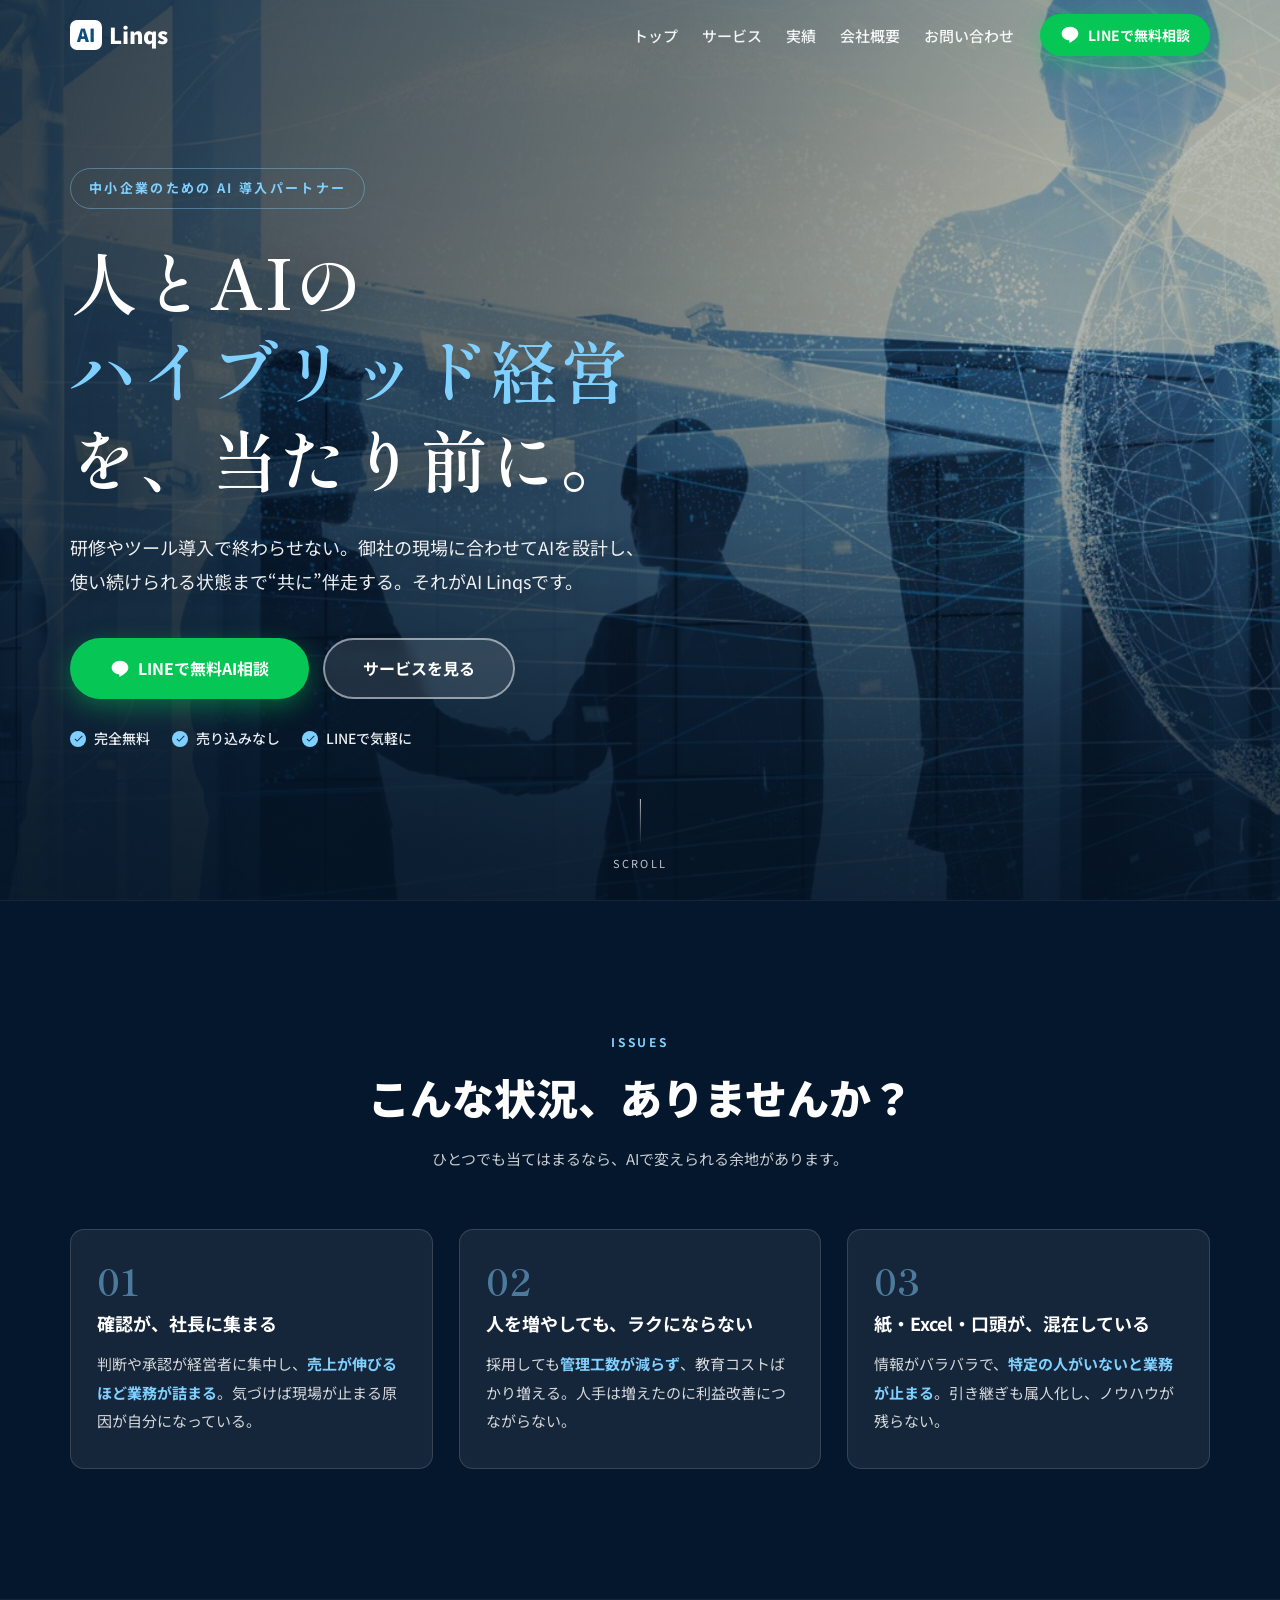
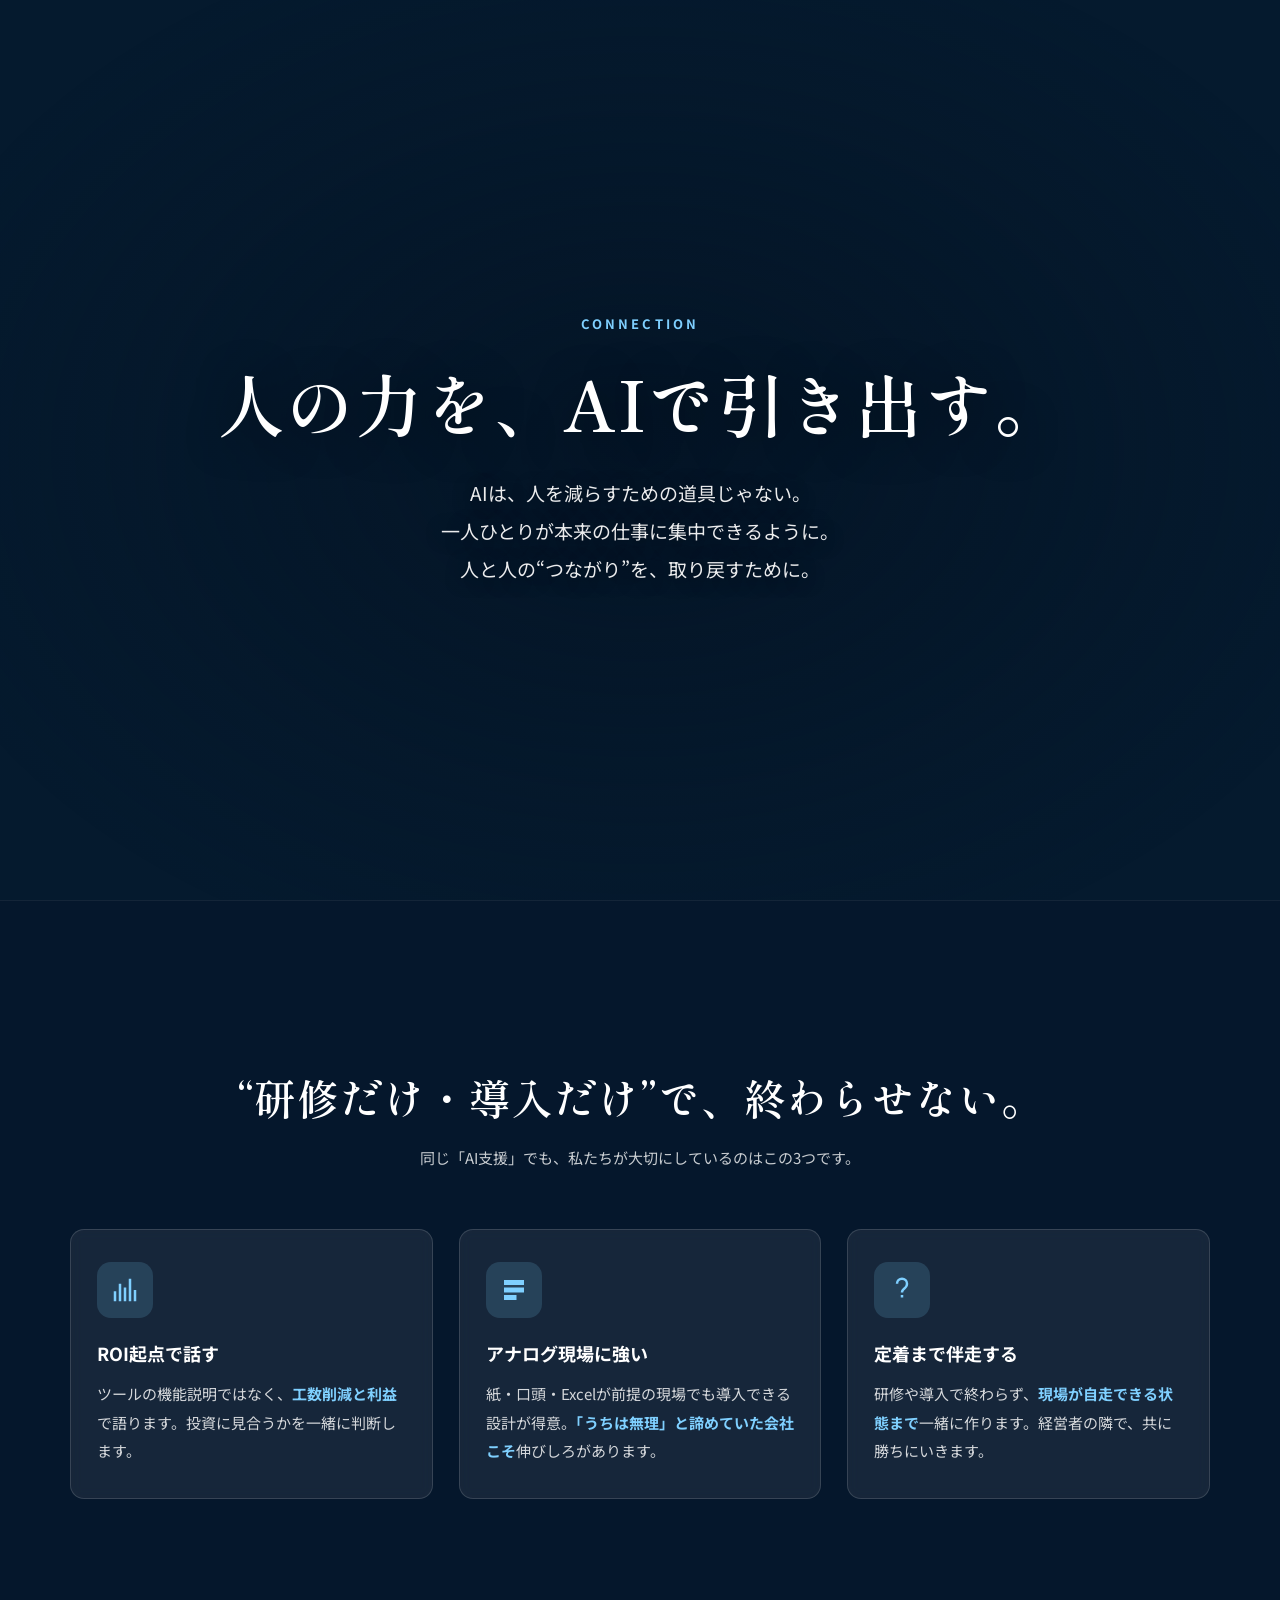
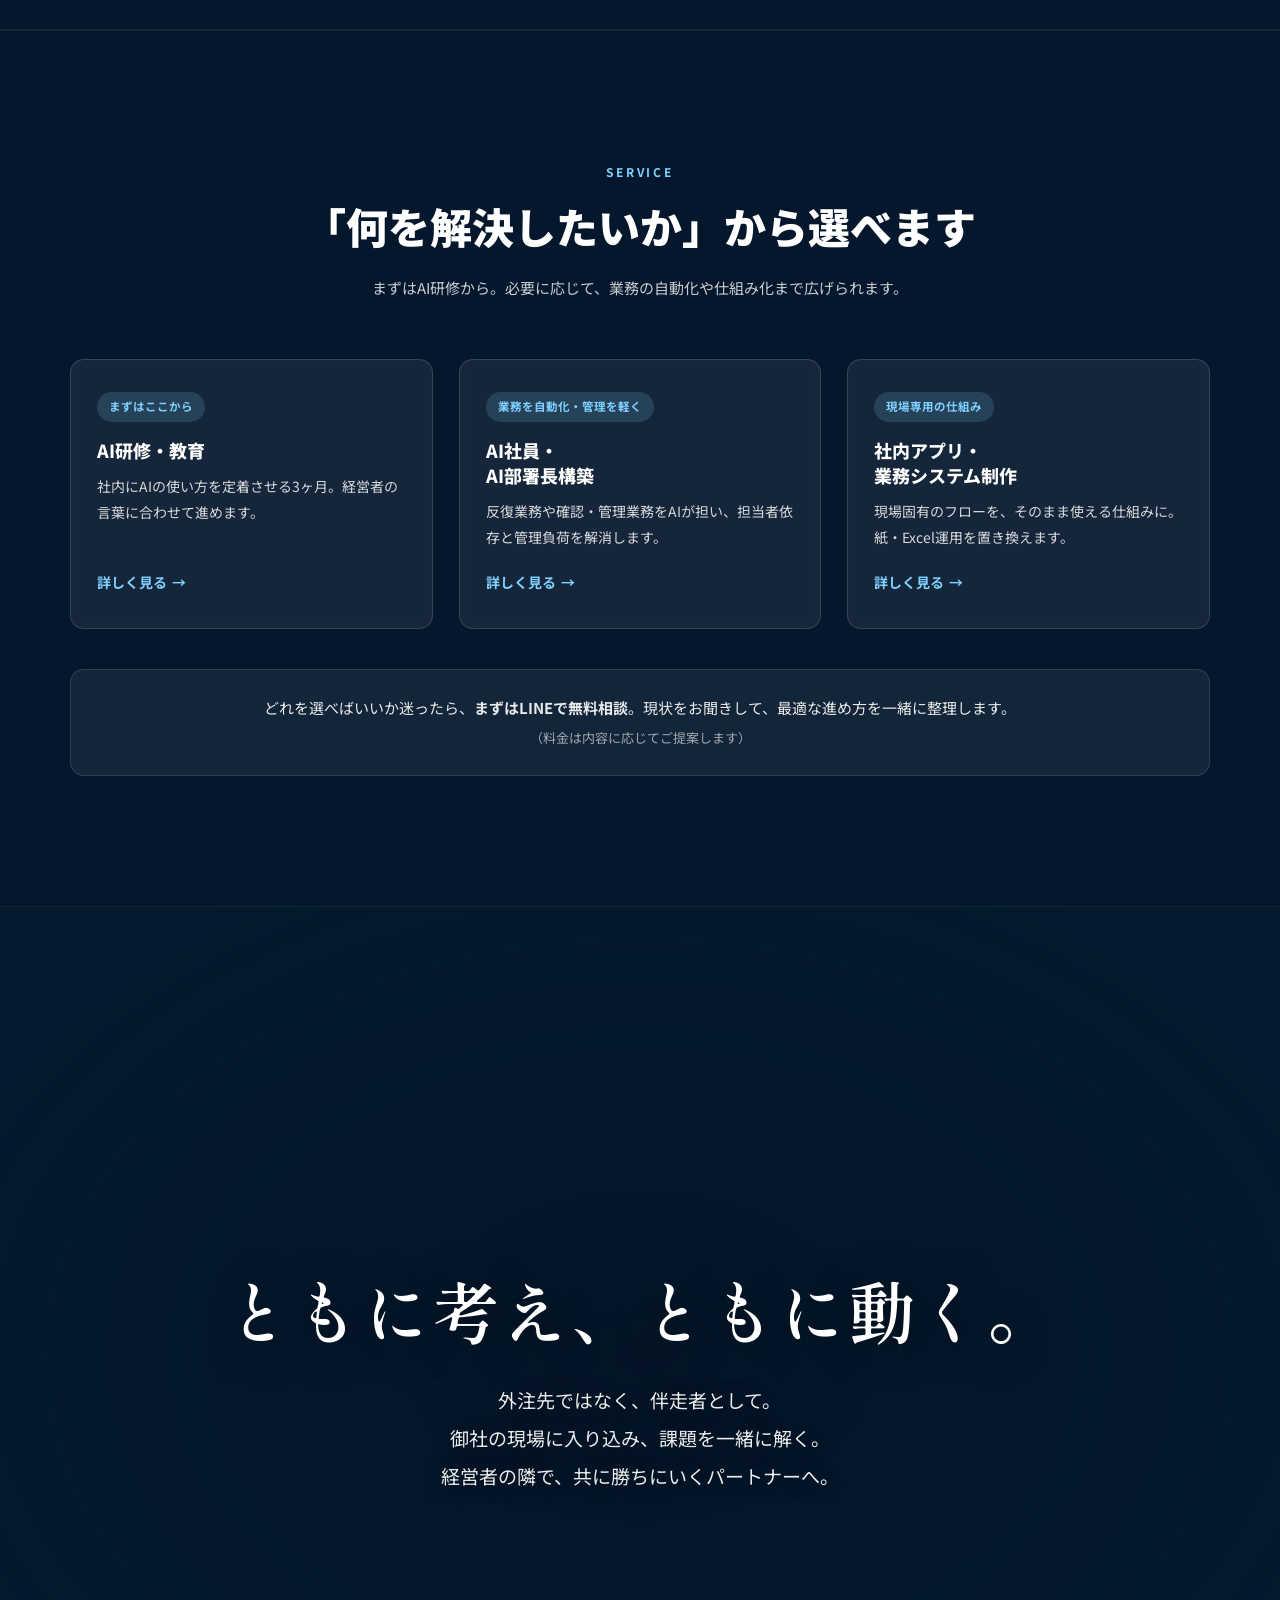
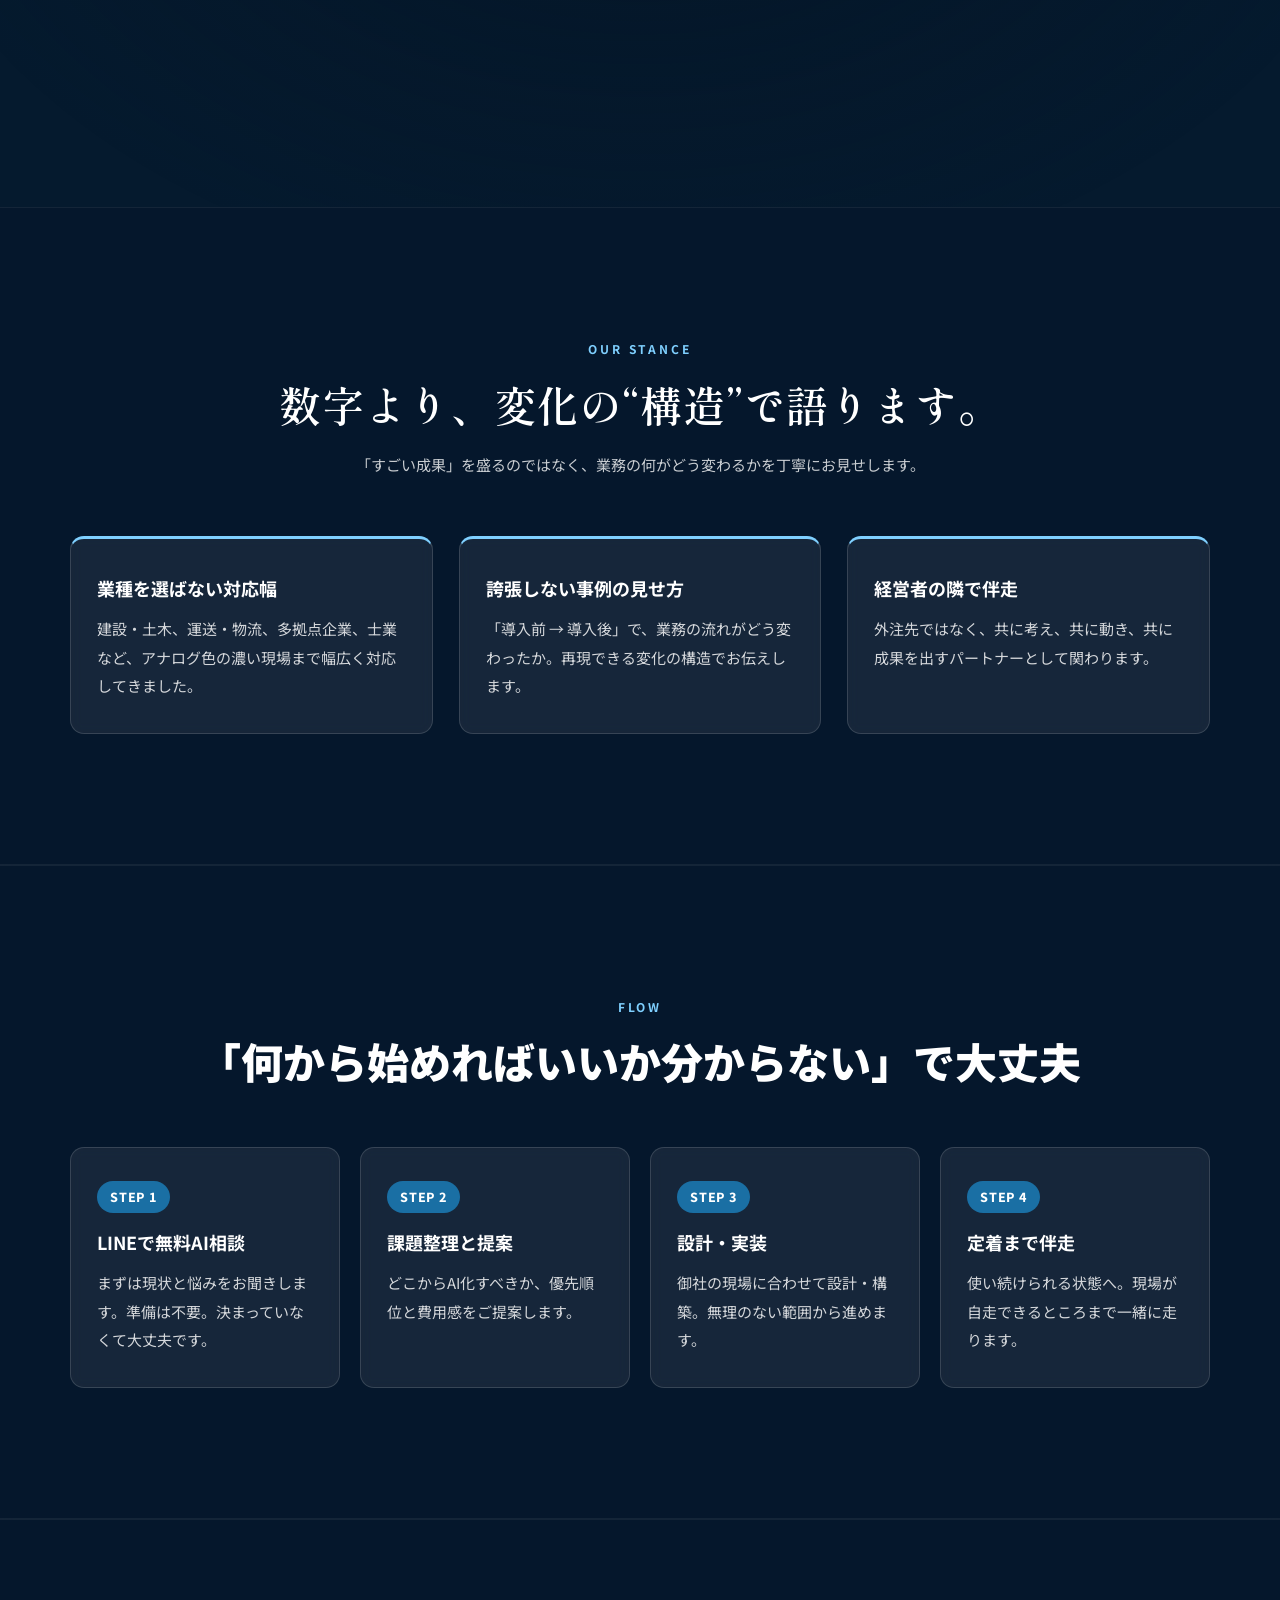
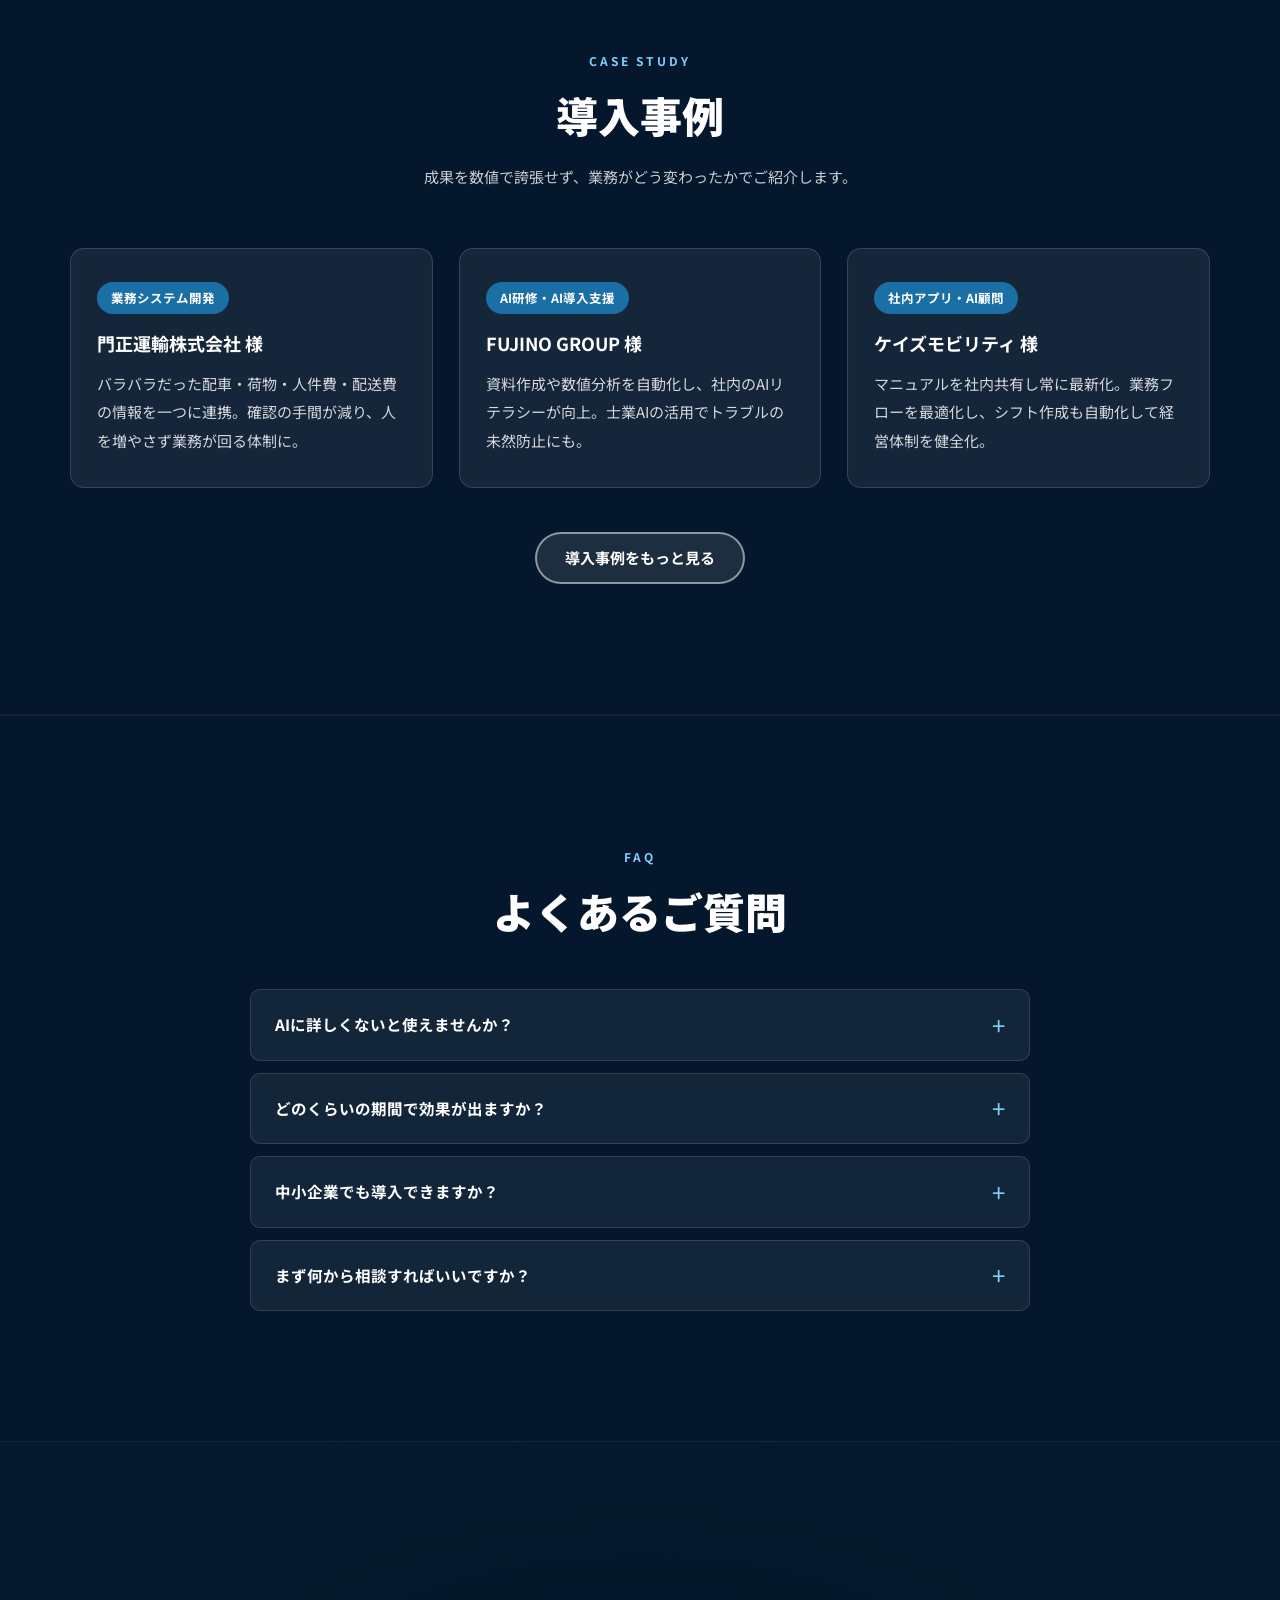
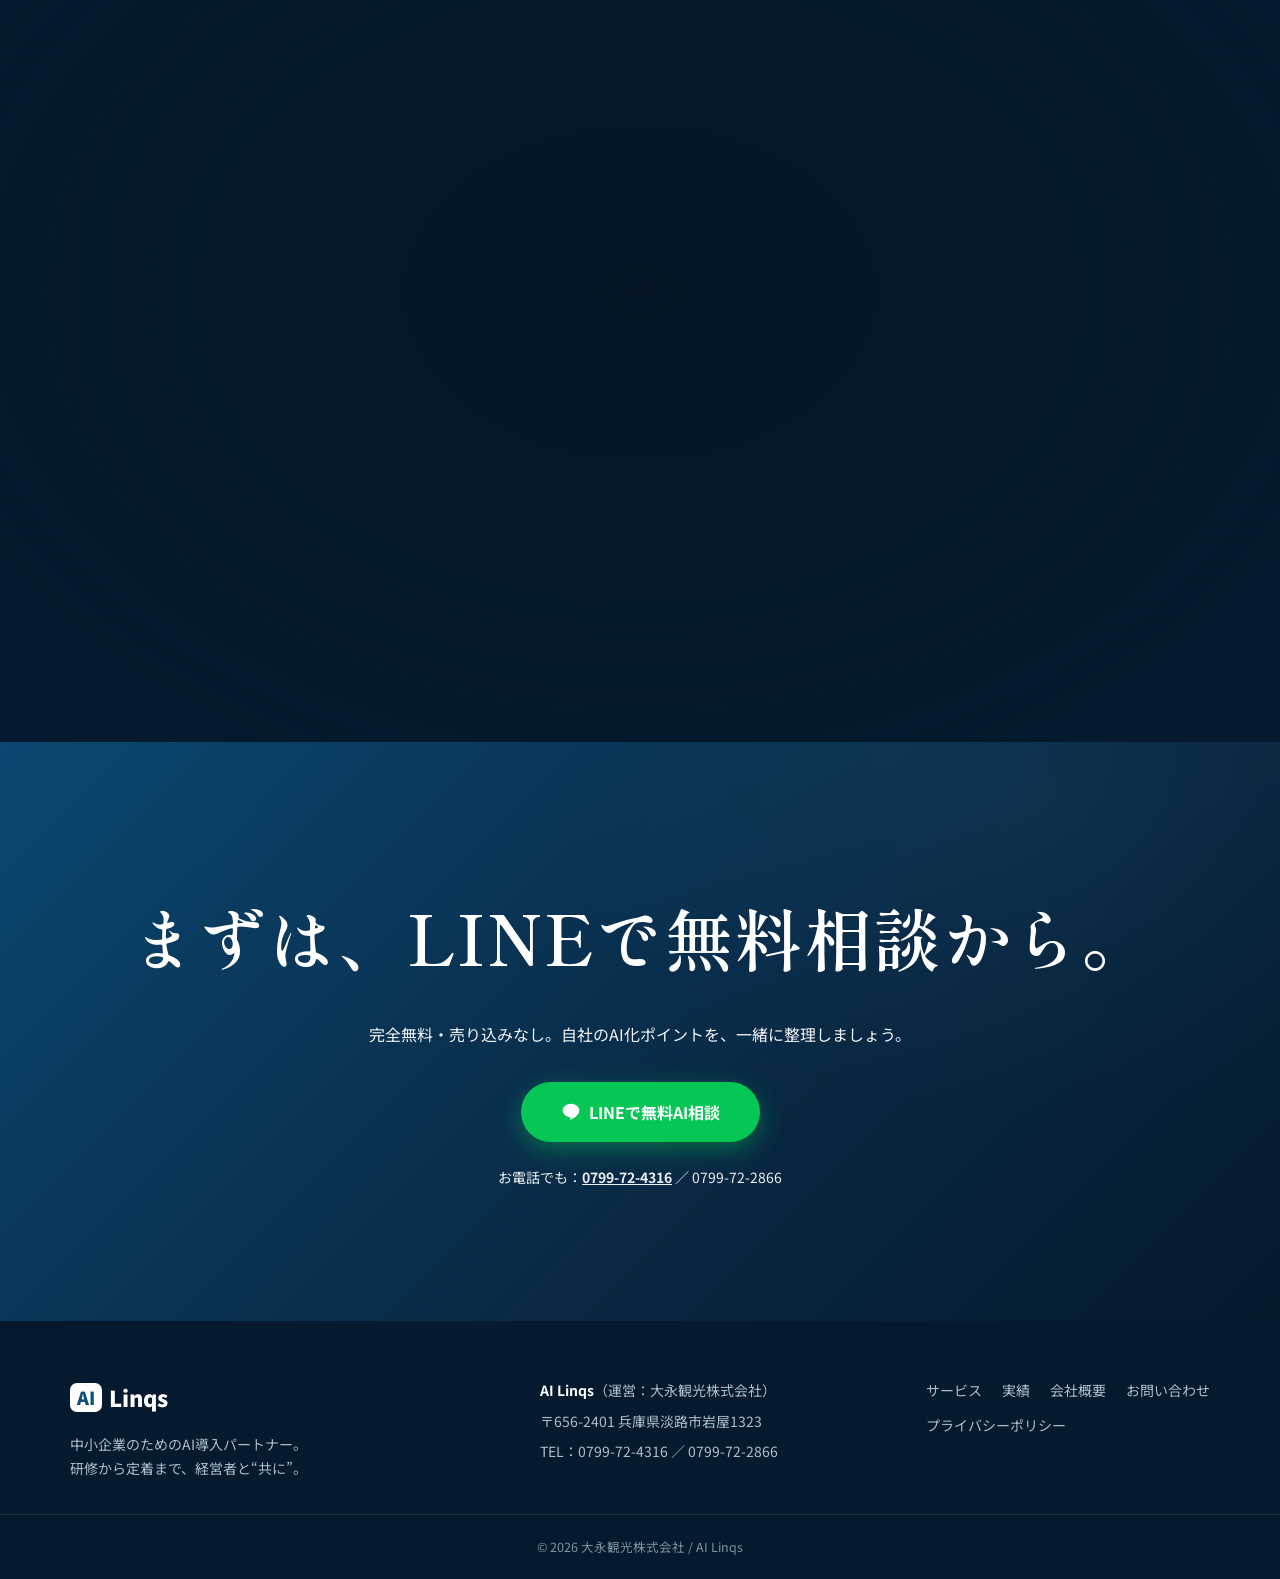
<file: index.html>
<!DOCTYPE html>
<html lang="ja">
<head>
<meta charset="UTF-8">
<meta name="viewport" content="width=device-width, initial-scale=1.0">
<title>AI Linqs｜中小企業のためのAI導入パートナー｜研修から定着まで“共に”</title>
<meta name="description" content="AI Linqsは、研修やツール導入で終わらせず、御社の現場に合わせてAIを設計し定着まで伴走するAI導入パートナーです。属人化・確認待ち・人手不足の課題を、経営者と“共に”解決します。まずはLINEで無料相談を。">
<meta property="og:type" content="website">
<meta property="og:title" content="AI Linqs｜中小企業のためのAI導入パートナー">
<meta property="og:description" content="研修やツール導入で終わらせない。現場に合わせて設計し、定着まで“共に”伴走するAI導入パートナー。">
<meta property="og:site_name" content="AI Linqs">
<link rel="preconnect" href="https://fonts.googleapis.com">
<link rel="preconnect" href="https://fonts.gstatic.com" crossorigin>
<link href="https://fonts.googleapis.com/css2?family=Noto+Sans+JP:wght@400;500;700;900&family=Shippori+Mincho+B1:wght@500;600;700&display=swap" rel="stylesheet">
<link rel="stylesheet" href="css/style.css?v=20260622a">
</head>
<body>

<!-- ============ 背景“世界”レイヤー（スクロールでシーンがクロスフェード） ============ -->
<!-- [要確認] 各シーンは自前生成SVGで代用中。本番は正規ライセンスの写真に差し替え：
     scene1=テクノロジー(青プレクサス) / scene2=人のシルエット / scene3=協力・握手 / scene4=街 -->
<div class="world" id="world" aria-hidden="true">
  <div class="scene scene--1" data-anchor="top"></div>
  <div class="scene scene--2" data-anchor="int-1"></div>
  <div class="scene scene--3" data-anchor="int-2"></div>
  <div class="scene scene--4" data-anchor="int-3"></div>
  <div class="world__grain"></div>
</div>

<!-- ============ ヘッダー ============ -->
<header class="header" id="header">
  <div class="header__inner">
    <a href="#top" class="logo" aria-label="AI Linqs トップへ">
      <span class="logo__mark">AI</span><span class="logo__text">Linqs</span>
    </a>
    <nav class="gnav" id="gnav" aria-label="グローバルナビゲーション">
      <ul class="gnav__list">
        <li><a href="index.html">トップ</a></li>
        <li><a href="services.html">サービス</a></li>
        <li><a href="cases.html">実績</a></li>
        <li><a href="about.html">会社概要</a></li>
        <li><a href="contact.html">お問い合わせ</a></li>
      </ul>
      <a href="contact.html" class="btn btn--line gnav__cta" data-line-cta>
        <svg class="icon-line" viewBox="0 0 24 24" aria-hidden="true"><path fill="currentColor" d="M12 2C6.5 2 2 5.7 2 10.2c0 4 3.5 7.4 8.3 8.1.3.07.76.22.87.5.1.26.07.66.03.92l-.14.85c-.04.26-.2 1 .9.55s5.9-3.48 8.06-5.96C21.4 13.6 22 12 22 10.2 22 5.7 17.5 2 12 2Z"/></svg>
        LINEで無料相談
      </a>
    </nav>
    <button class="hamburger" id="hamburger" aria-label="メニューを開く" aria-expanded="false" aria-controls="gnav">
      <span></span><span></span><span></span>
    </button>
  </div>
</header>

<main id="top">

  <!-- ============ ヒーロー（scene1：テクノロジー） ============ -->
  <section class="hero">
    <div class="hero__scrim" aria-hidden="true"></div>
    <div class="hero__inner">
      <p class="hero__eyebrow reveal">中小企業のための AI 導入パートナー</p>
      <h1 class="hero__title reveal" data-delay="1">
        <span class="line">人とAIの</span>
        <span class="line accent">ハイブリッド経営</span>
        <span class="line">を、当たり前に。</span>
      </h1>
      <p class="hero__lead reveal" data-delay="2">
        研修やツール導入で終わらせない。御社の現場に合わせてAIを設計し、<br class="pc-only">
        使い続けられる状態まで“共に”伴走する。それがAI Linqsです。
      </p>
      <div class="hero__cta reveal" data-delay="3">
        <a href="contact.html" class="btn btn--line btn--lg" data-line-cta>
          <svg class="icon-line" viewBox="0 0 24 24" aria-hidden="true"><path fill="currentColor" d="M12 2C6.5 2 2 5.7 2 10.2c0 4 3.5 7.4 8.3 8.1.3.07.76.22.87.5.1.26.07.66.03.92l-.14.85c-.04.26-.2 1 .9.55s5.9-3.48 8.06-5.96C21.4 13.6 22 12 22 10.2 22 5.7 17.5 2 12 2Z"/></svg>
          LINEで無料AI相談
        </a>
        <a href="services.html" class="btn btn--glass btn--lg">サービスを見る</a>
      </div>
      <ul class="hero__assure reveal" data-delay="4"><li>完全無料</li><li>売り込みなし</li><li>LINEで気軽に</li></ul>
    </div>
    <a href="#problems" class="hero__scroll" aria-label="下へスクロール"><span></span>SCROLL</a>
  </section>

  <!-- ============ 課題提起 ============ -->
  <section class="section problems" id="problems">
    <div class="container">
      <p class="section__eyebrow reveal">ISSUES</p>
      <h2 class="section__title reveal">こんな状況、ありませんか？</h2>
      <p class="section__sub reveal">ひとつでも当てはまるなら、AIで変えられる余地があります。</p>
      <div class="cards cards--3">
        <div class="card pcard reveal"><div class="pcard__no">01</div><h3 class="card__title">確認が、社長に集まる</h3><p>判断や承認が経営者に集中し、<strong>売上が伸びるほど業務が詰まる</strong>。気づけば現場が止まる原因が自分になっている。</p></div>
        <div class="card pcard reveal" data-delay="1"><div class="pcard__no">02</div><h3 class="card__title">人を増やしても、ラクにならない</h3><p>採用しても<strong>管理工数が減らず</strong>、教育コストばかり増える。人手は増えたのに利益改善につながらない。</p></div>
        <div class="card pcard reveal" data-delay="2"><div class="pcard__no">03</div><h3 class="card__title">紙・Excel・口頭が、混在している</h3><p>情報がバラバラで、<strong>特定の人がいないと業務が止まる</strong>。引き継ぎも属人化し、ノウハウが残らない。</p></div>
      </div>
    </div>
  </section>

  <!-- ============ 見せ場①（scene2：人のシルエット＝つながり） ============ -->
  <section class="interlude" id="int-1">
    <div class="interlude__inner">
      <p class="interlude__eyebrow reveal">CONNECTION</p>
      <h2 class="interlude__title display reveal" data-delay="1">人の力を、AIで引き出す。</h2>
      <p class="interlude__lead reveal" data-delay="2">AIは、人を減らすための道具じゃない。<br>一人ひとりが本来の仕事に集中できるように。<br>人と人の“つながり”を、取り戻すために。</p>
    </div>
  </section>

  <!-- ============ 強み（3つの理由） ============ -->
  <section class="section strengths" id="strengths">
    <div class="container">
      <p class="section__eyebrow reveal">WHY AI LINQS</p>
      <h2 class="section__title display reveal">“研修だけ・導入だけ”で、終わらせない。</h2>
      <p class="section__sub reveal">同じ「AI支援」でも、私たちが大切にしているのはこの3つです。</p>
      <div class="cards cards--3">
        <div class="card reveal">
          <div class="card__icon" aria-hidden="true"><svg viewBox="0 0 24 24"><path fill="currentColor" d="M3 13h2v8H3v-8Zm4-6h2v14H7V7Zm4 3h2v11h-2V10Zm4-7h2v18h-2V3Zm4 9h2v9h-2v-9Z"/></svg></div>
          <h3 class="card__title">ROI起点で話す</h3>
          <p>ツールの機能説明ではなく、<strong>工数削減と利益</strong>で語ります。投資に見合うかを一緒に判断します。</p>
        </div>
        <div class="card reveal" data-delay="1">
          <div class="card__icon" aria-hidden="true"><svg viewBox="0 0 24 24"><path fill="currentColor" d="M4 4h16v4H4V4Zm0 6h16v4H4v-4Zm0 6h10v4H4v-4Z"/></svg></div>
          <h3 class="card__title">アナログ現場に強い</h3>
          <p>紙・口頭・Excelが前提の現場でも導入できる設計が得意。<strong>「うちは無理」と諦めていた会社こそ</strong>伸びしろがあります。</p>
        </div>
        <div class="card reveal" data-delay="2">
          <div class="card__icon" aria-hidden="true"><svg viewBox="0 0 24 24"><path fill="currentColor" d="M12 2a5 5 0 0 1 5 5c0 2-1.2 3.4-2.5 4.5C13.5 12.3 13 13 13 14h-2c0-1.8 1-2.8 2.1-3.8C14 9.4 15 8.6 15 7a3 3 0 0 0-6 0H7a5 5 0 0 1 5-5Zm-1 14h2v2h-2v-2Z"/></svg></div>
          <h3 class="card__title">定着まで伴走する</h3>
          <p>研修や導入で終わらず、<strong>現場が自走できる状態まで</strong>一緒に作ります。経営者の隣で、共に勝ちにいきます。</p>
        </div>
      </div>
    </div>
  </section>

  <!-- ============ サービス（料金非表示） ============ -->
  <section class="section service" id="service">
    <div class="container">
      <p class="section__eyebrow reveal">SERVICE</p>
      <h2 class="section__title reveal">「何を解決したいか」から選べます</h2>
      <p class="section__sub reveal">まずはAI研修から。必要に応じて、業務の自動化や仕組み化まで広げられます。</p>
      <div class="cards cards--3">
        <a href="services.html" class="card svc-tile reveal"><span class="svc-tile__tag">まずはここから</span><h3>AI研修・教育</h3><p>社内にAIの使い方を定着させる3ヶ月。経営者の言葉に合わせて進めます。</p><span class="svc-tile__more">詳しく見る</span></a>
        <a href="services.html" class="card svc-tile reveal" data-delay="1"><span class="svc-tile__tag">業務を自動化・管理を軽く</span><h3>AI社員・<br>AI部署長構築</h3><p>反復業務や確認・管理業務をAIが担い、担当者依存と管理負荷を解消します。</p><span class="svc-tile__more">詳しく見る</span></a>
        <a href="services.html" class="card svc-tile reveal" data-delay="2"><span class="svc-tile__tag">現場専用の仕組み</span><h3>社内アプリ・<br>業務システム制作</h3><p>現場固有のフローを、そのまま使える仕組みに。紙・Excel運用を置き換えます。</p><span class="svc-tile__more">詳しく見る</span></a>
      </div>
      <p class="service__note reveal">どれを選べばいいか迷ったら、<strong>まずはLINEで無料相談</strong>。現状をお聞きして、最適な進め方を一緒に整理します。<span class="muted">（料金は内容に応じてご提案します）</span></p>
    </div>
  </section>

  <!-- ============ 見せ場②（scene3：協力・握手） ============ -->
  <section class="interlude" id="int-2">
    <div class="interlude__inner">
      <p class="interlude__eyebrow reveal">PARTNERSHIP</p>
      <h2 class="interlude__title display reveal" data-delay="1">ともに考え、ともに動く。</h2>
      <p class="interlude__lead reveal" data-delay="2">外注先ではなく、伴走者として。<br>御社の現場に入り込み、課題を一緒に解く。<br>経営者の隣で、共に勝ちにいくパートナーへ。</p>
    </div>
  </section>

  <!-- ============ 信頼・伴走 ============ -->
  <section class="section trust" id="trust">
    <div class="container">
      <p class="section__eyebrow reveal">OUR STANCE</p>
      <h2 class="section__title display reveal">数字より、変化の“構造”で語ります。</h2>
      <p class="section__sub reveal">「すごい成果」を盛るのではなく、業務の何がどう変わるかを丁寧にお見せします。</p>
      <div class="cards cards--3">
        <div class="card tcard reveal"><h3 class="card__title">業種を選ばない対応幅</h3><p>建設・土木、運送・物流、多拠点企業、士業など、アナログ色の濃い現場まで幅広く対応してきました。</p></div>
        <div class="card tcard reveal" data-delay="1"><h3 class="card__title">誇張しない事例の見せ方</h3><p>「導入前 → 導入後」で、業務の流れがどう変わったか。再現できる変化の構造でお伝えします。</p></div>
        <div class="card tcard reveal" data-delay="2"><h3 class="card__title">経営者の隣で伴走</h3><p>外注先ではなく、共に考え、共に動き、共に成果を出すパートナーとして関わります。</p></div>
      </div>
    </div>
  </section>

  <!-- ============ 導入の流れ ============ -->
  <section class="section flow" id="flow">
    <div class="container">
      <p class="section__eyebrow reveal">FLOW</p>
      <h2 class="section__title reveal">「何から始めればいいか分からない」で大丈夫</h2>
      <ol class="steps">
        <li class="card step reveal"><div class="step__no">STEP 1</div><h3 class="card__title">LINEで無料AI相談</h3><p>まずは現状と悩みをお聞きします。準備は不要。決まっていなくて大丈夫です。</p></li>
        <li class="card step reveal" data-delay="1"><div class="step__no">STEP 2</div><h3 class="card__title">課題整理と提案</h3><p>どこからAI化すべきか、優先順位と費用感をご提案します。</p></li>
        <li class="card step reveal" data-delay="2"><div class="step__no">STEP 3</div><h3 class="card__title">設計・実装</h3><p>御社の現場に合わせて設計・構築。無理のない範囲から進めます。</p></li>
        <li class="card step reveal" data-delay="3"><div class="step__no">STEP 4</div><h3 class="card__title">定着まで伴走</h3><p>使い続けられる状態へ。現場が自走できるところまで一緒に走ります。</p></li>
      </ol>
    </div>
  </section>

  <!-- ============ 導入事例 ============ -->
  <section class="section cases" id="cases">
    <div class="container">
      <p class="section__eyebrow reveal">CASE STUDY</p>
      <h2 class="section__title reveal">導入事例</h2>
      <p class="section__sub reveal">成果を数値で誇張せず、業務がどう変わったかでご紹介します。</p>
      <div class="cards cards--3">
        <article class="card reveal"><div class="ccard__industry">業務システム開発</div><h3 class="card__title">門正運輸株式会社 様</h3><p>バラバラだった配車・荷物・人件費・配送費の情報を一つに連携。確認の手間が減り、人を増やさず業務が回る体制に。</p></article>
        <article class="card reveal" data-delay="1"><div class="ccard__industry">AI研修・AI導入支援</div><h3 class="card__title">FUJINO GROUP 様</h3><p>資料作成や数値分析を自動化し、社内のAIリテラシーが向上。士業AIの活用でトラブルの未然防止にも。</p></article>
        <article class="card reveal" data-delay="2"><div class="ccard__industry">社内アプリ・AI顧問</div><h3 class="card__title">ケイズモビリティ 様</h3><p>マニュアルを社内共有し常に最新化。業務フローを最適化し、シフト作成も自動化して経営体制を健全化。</p></article>
      </div>
      <div class="cases__more reveal"><a href="cases.html" class="btn btn--glass">導入事例をもっと見る</a></div>
    </div>
  </section>

  <!-- ============ FAQ ============ -->
  <section class="section faq" id="faq">
    <div class="container container--narrow">
      <p class="section__eyebrow reveal">FAQ</p>
      <h2 class="section__title reveal">よくあるご質問</h2>
      <div class="faq__list">
        <details class="faq__item reveal"><summary>AIに詳しくないと使えませんか？</summary><div class="faq__a"><p>いいえ。むしろ「詳しくない」前提で、経営者の言葉に合わせて進めます。専門用語は使いません。</p></div></details>
        <details class="faq__item reveal"><summary>どのくらいの期間で効果が出ますか？</summary><div class="faq__a"><p>コーチングは3ヶ月を基本に、現場で使える状態を目指します。内容によって最適な進め方をご提案します。</p></div></details>
        <details class="faq__item reveal"><summary>中小企業でも導入できますか？</summary><div class="faq__a"><p>はい。紙・Excel・口頭中心の現場こそ、AIで変えられる伸びしろが大きい領域です。</p></div></details>
        <details class="faq__item reveal"><summary>まず何から相談すればいいですか？</summary><div class="faq__a"><p>決まっていなくて大丈夫です。LINEで現状を聞かせてください。こちらで論点を整理します。</p></div></details>
      </div>
    </div>
  </section>

  <!-- ============ 見せ場③（scene4：街＝未来） ============ -->
  <section class="interlude" id="int-3">
    <div class="interlude__inner">
      <p class="interlude__eyebrow reveal">THE FUTURE</p>
      <h2 class="interlude__title display reveal" data-delay="1">テクノロジーが、<br>地域の未来を変える。</h2>
      <p class="interlude__lead reveal" data-delay="2">人とAIのハイブリッド経営を、日本の新しいスタンダードに。<br>その一歩を、淡路から、御社から。</p>
    </div>
  </section>

  <!-- ============ 締めCTA ============ -->
  <section class="cta-banner" id="contact">
    <div class="cta-banner__scrim" aria-hidden="true"></div>
    <div class="container cta-banner__inner">
      <h2 class="cta-banner__title display reveal">まずは、LINEで無料相談から。</h2>
      <p class="cta-banner__lead reveal" data-delay="1">完全無料・売り込みなし。自社のAI化ポイントを、一緒に整理しましょう。</p>
      <a href="contact.html" class="btn btn--line btn--lg reveal" data-delay="2" data-line-cta>
        <svg class="icon-line" viewBox="0 0 24 24" aria-hidden="true"><path fill="currentColor" d="M12 2C6.5 2 2 5.7 2 10.2c0 4 3.5 7.4 8.3 8.1.3.07.76.22.87.5.1.26.07.66.03.92l-.14.85c-.04.26-.2 1 .9.55s5.9-3.48 8.06-5.96C21.4 13.6 22 12 22 10.2 22 5.7 17.5 2 12 2Z"/></svg>
        LINEで無料AI相談
      </a>
      <p class="cta-banner__tel reveal" data-delay="3">お電話でも：<a href="tel:0799-72-4316">0799-72-4316</a> ／ 0799-72-2866</p>
    </div>
  </section>

</main>

<!-- ============ フッター ============ -->
<footer class="footer">
  <div class="container footer__inner">
    <div class="footer__brand">
      <div class="logo logo--footer"><span class="logo__mark">AI</span><span class="logo__text">Linqs</span></div>
      <p class="footer__desc">中小企業のためのAI導入パートナー。<br>研修から定着まで、経営者と“共に”。</p>
    </div>
    <div class="footer__info">
      <!-- [要確認] 会社概要（運営法人=大永観光株式会社／設立年・法人格の最終確認） -->
      <p><strong>AI Linqs</strong>（運営：大永観光株式会社）</p>
      <p>〒656-2401 兵庫県淡路市岩屋1323</p>
      <p>TEL：0799-72-4316 ／ 0799-72-2866</p>
    </div>
    <nav class="footer__nav" aria-label="フッターナビゲーション">
      <ul>
        <li><a href="services.html">サービス</a></li>
        <li><a href="cases.html">実績</a></li>
        <li><a href="about.html">会社概要</a></li>
        <li><a href="contact.html">お問い合わせ</a></li>
        <li><a href="privacy.html">プライバシーポリシー</a></li>
      </ul>
    </nav>
  </div>
  <p class="footer__copy">&copy; 2026 大永観光株式会社 / AI Linqs</p>
</footer>

<script src="js/main.js?v=20260622a"></script>
</body>
</html>
</file>
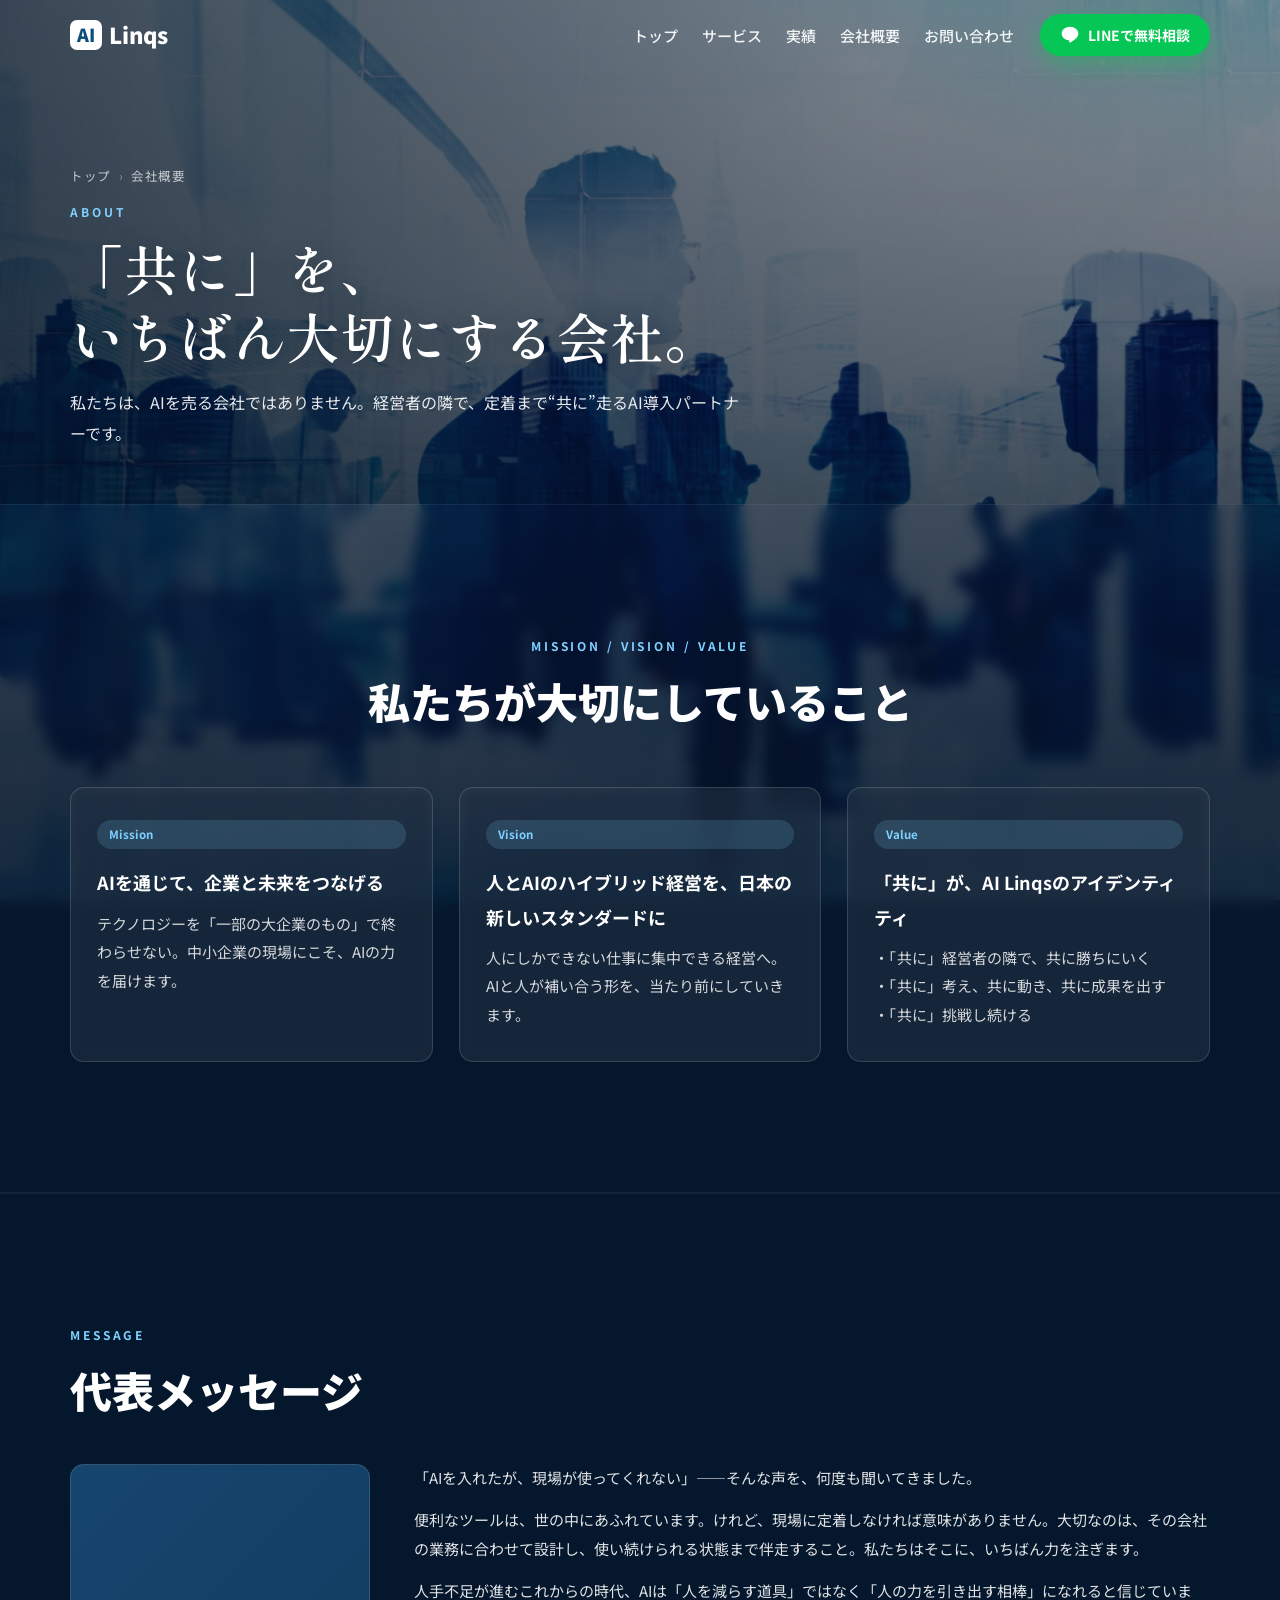
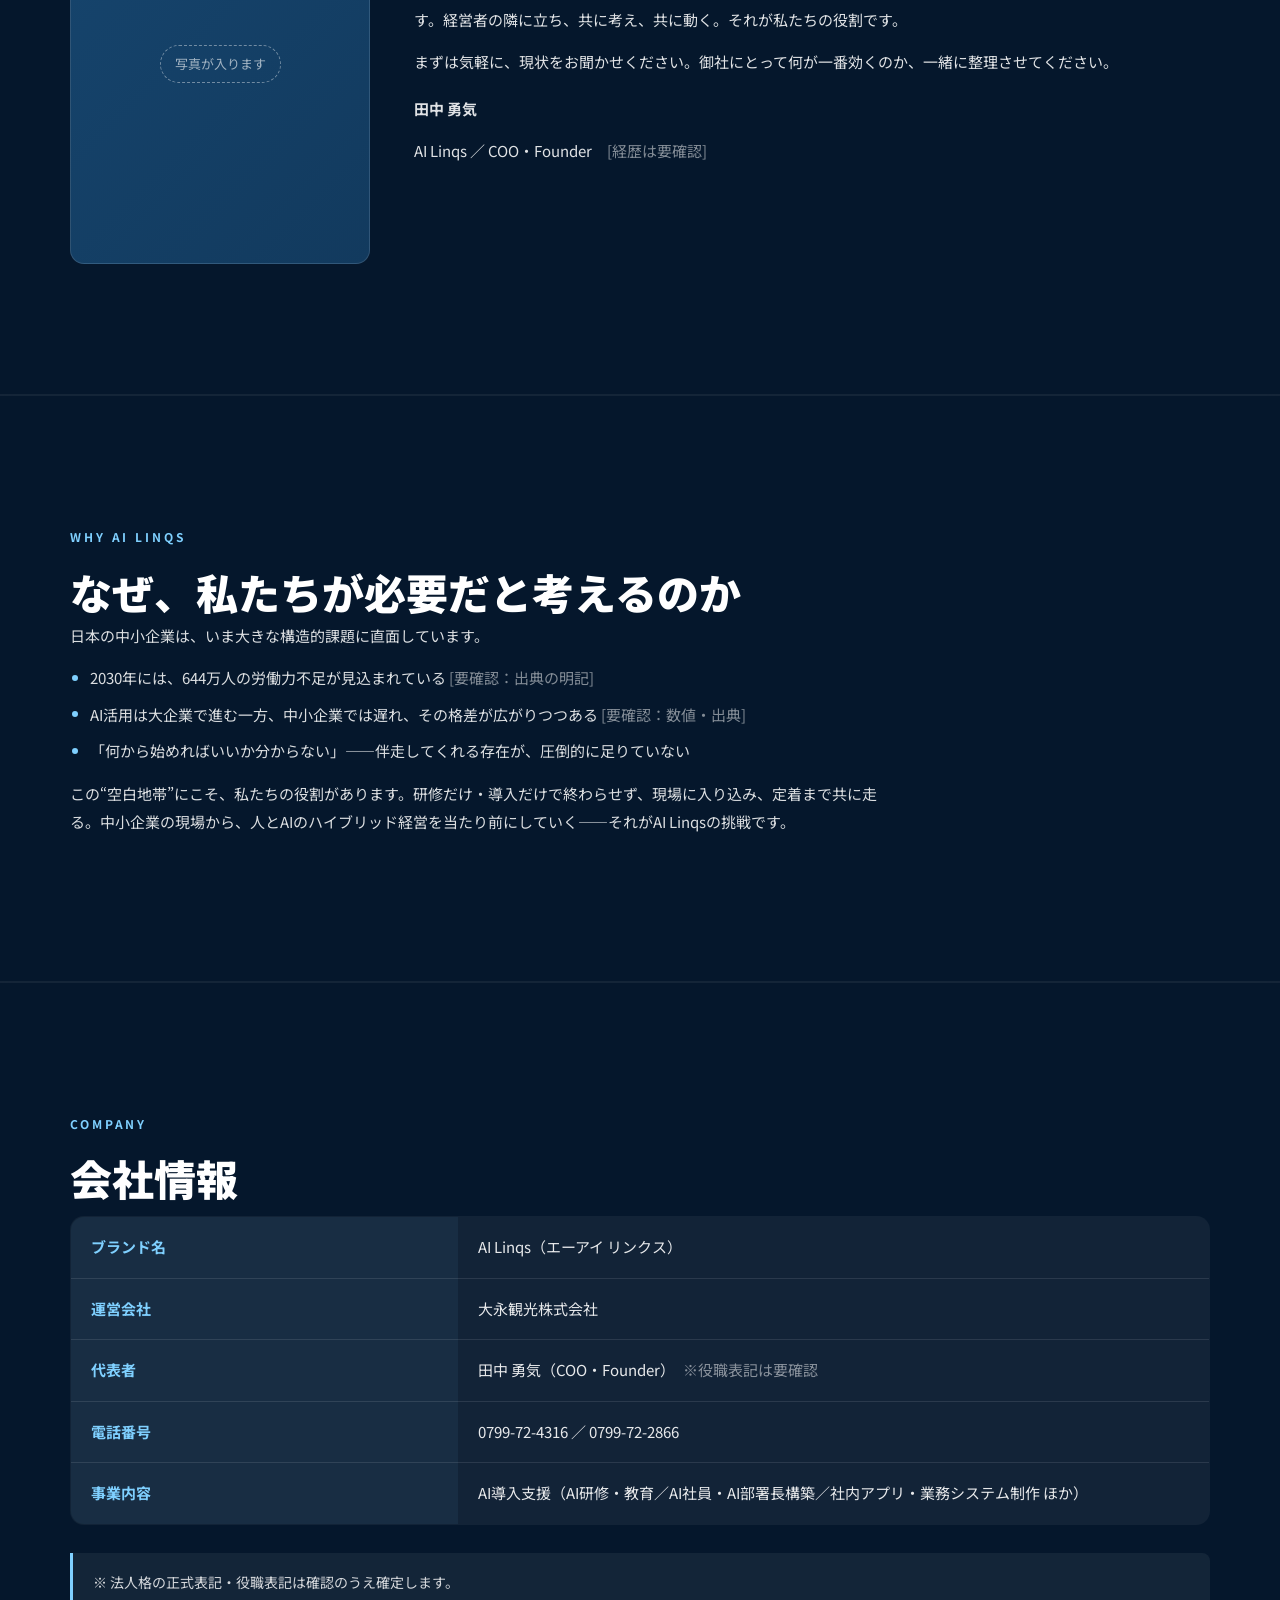
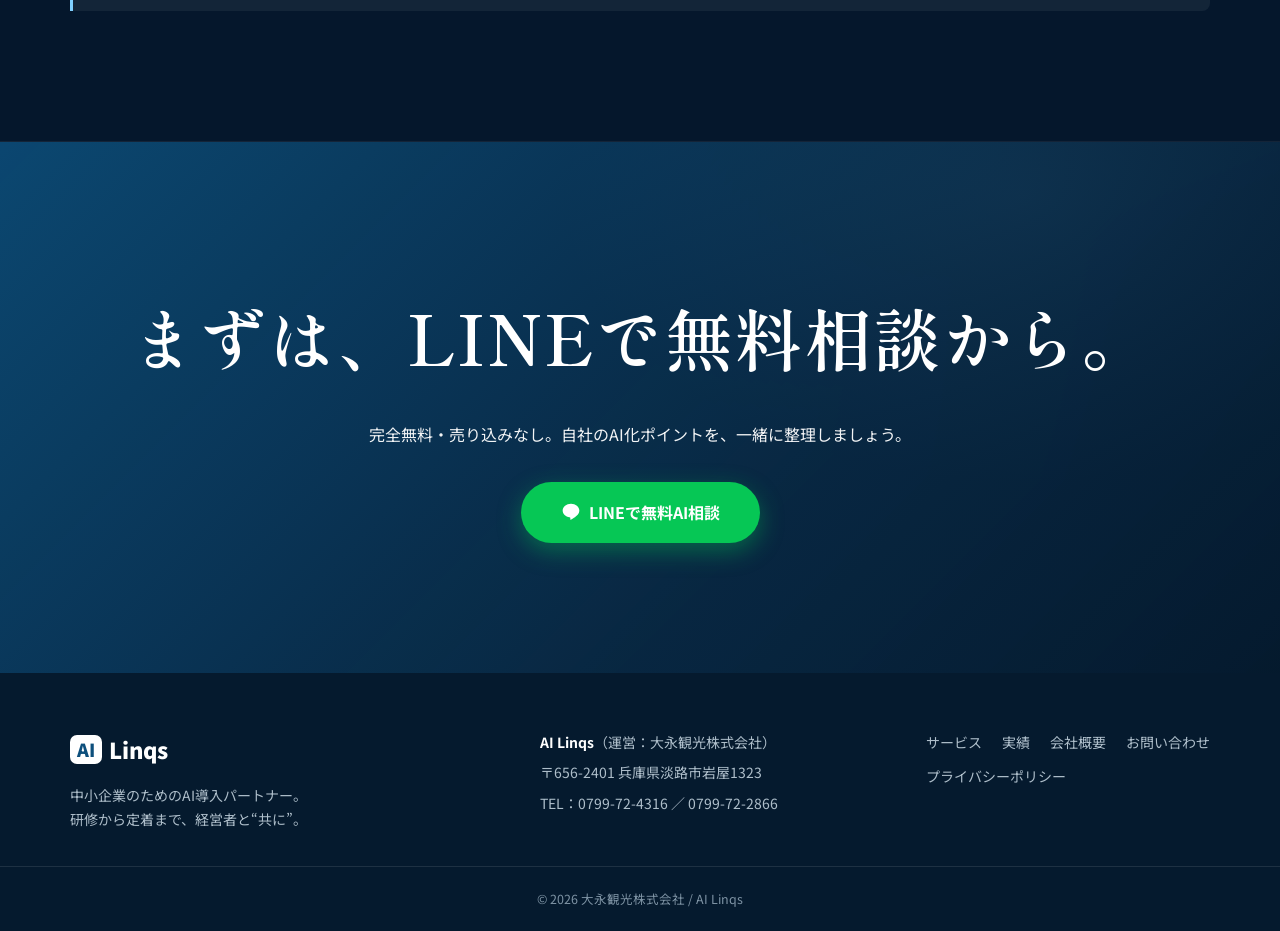
<file: about.html>
<!DOCTYPE html>
<html lang="ja">
<head>
<meta charset="UTF-8">
<meta name="viewport" content="width=device-width, initial-scale=1.0">
<title>会社概要｜AI Linqs（運営：大永観光株式会社）</title>
<meta name="description" content="AI Linqsは、研修やツール導入で終わらせず、現場に合わせてAIを設計し定着まで伴走するAI導入パートナーです。Mission・Vision・Valueと代表メッセージ、会社情報をご紹介します。">
<meta property="og:type" content="website">
<meta property="og:title" content="会社概要｜AI Linqs">
<meta property="og:site_name" content="AI Linqs">
<link rel="preconnect" href="https://fonts.googleapis.com">
<link rel="preconnect" href="https://fonts.gstatic.com" crossorigin>
<link href="https://fonts.googleapis.com/css2?family=Noto+Sans+JP:wght@400;500;700;900&family=Shippori+Mincho+B1:wght@500;600;700&display=swap" rel="stylesheet">
<link rel="stylesheet" href="css/style.css?v=20260622a">
</head>
<body>

<div class="world" id="world" aria-hidden="true">
  <div class="scene scene--1" data-anchor="top" style="background-image:url('assets/bg-people.jpg')"></div>
  <div class="world__grain"></div>
</div>

<header class="header" id="header">
  <div class="header__inner">
    <a href="index.html" class="logo" aria-label="AI Linqs トップへ"><span class="logo__mark">AI</span><span class="logo__text">Linqs</span></a>
    <nav class="gnav" id="gnav" aria-label="グローバルナビゲーション">
      <ul class="gnav__list">
        <li><a href="index.html">トップ</a></li>
        <li><a href="services.html">サービス</a></li>
        <li><a href="cases.html">実績</a></li>
        <li><a href="about.html">会社概要</a></li>
        <li><a href="contact.html">お問い合わせ</a></li>
      </ul>
      <a href="contact.html" class="btn btn--line gnav__cta" data-line-cta>
        <svg class="icon-line" viewBox="0 0 24 24" aria-hidden="true"><path fill="currentColor" d="M12 2C6.5 2 2 5.7 2 10.2c0 4 3.5 7.4 8.3 8.1.3.07.76.22.87.5.1.26.07.66.03.92l-.14.85c-.04.26-.2 1 .9.55s5.9-3.48 8.06-5.96C21.4 13.6 22 12 22 10.2 22 5.7 17.5 2 12 2Z"/></svg>
        LINEで無料相談
      </a>
    </nav>
    <button class="hamburger" id="hamburger" aria-label="メニューを開く" aria-expanded="false" aria-controls="gnav"><span></span><span></span><span></span></button>
  </div>
</header>

<main id="top">

  <section class="page-hero">
    <div class="page-hero__scrim" aria-hidden="true"></div>
    <div class="page-hero__inner">
      <p class="breadcrumb reveal"><a href="index.html">トップ</a><span>›</span>会社概要</p>
      <p class="page-hero__eyebrow reveal">ABOUT</p>
      <h1 class="page-hero__title reveal" data-delay="1">「共に」を、<br>いちばん大切にする会社。</h1>
      <p class="page-hero__lead reveal" data-delay="2">私たちは、AIを売る会社ではありません。経営者の隣で、定着まで“共に”走るAI導入パートナーです。</p>
    </div>
  </section>

  <!-- Mission / Vision / Value -->
  <section class="section">
    <div class="container">
      <p class="section__eyebrow reveal">MISSION / VISION / VALUE</p>
      <h2 class="section__title reveal">私たちが大切にしていること</h2>
      <div class="cards cards--3">
        <div class="card reveal">
          <div class="svc-tile__tag">Mission</div>
          <h3 class="card__title">AIを通じて、企業と未来をつなげる</h3>
          <p>テクノロジーを「一部の大企業のもの」で終わらせない。中小企業の現場にこそ、AIの力を届けます。</p>
        </div>
        <div class="card reveal" data-delay="1">
          <div class="svc-tile__tag">Vision</div>
          <h3 class="card__title">人とAIのハイブリッド経営を、日本の新しいスタンダードに</h3>
          <p>人にしかできない仕事に集中できる経営へ。AIと人が補い合う形を、当たり前にしていきます。</p>
        </div>
        <div class="card reveal" data-delay="2">
          <div class="svc-tile__tag">Value</div>
          <h3 class="card__title">「共に」が、AI Linqsのアイデンティティ</h3>
          <p>
            ・「共に」経営者の隣で、共に勝ちにいく<br>
            ・「共に」考え、共に動き、共に成果を出す<br>
            ・「共に」挑戦し続ける
          </p>
        </div>
      </div>
    </div>
  </section>

  <!-- 代表メッセージ -->
  <section class="section section--left">
    <div class="container">
      <p class="section__eyebrow reveal">MESSAGE</p>
      <h2 class="section__title reveal">代表メッセージ</h2>
      <div class="rep">
        <div class="rep__photo reveal"><span>写真が入ります</span></div>
        <div class="rep__body reveal" data-delay="1">
          <!-- [要確認] 以下はドラフト。事実（経歴・具体エピソード）はご本人確認のうえ確定 -->
          <p>「AIを入れたが、現場が使ってくれない」——そんな声を、何度も聞いてきました。</p>
          <p>便利なツールは、世の中にあふれています。けれど、現場に定着しなければ意味がありません。大切なのは、その会社の業務に合わせて設計し、使い続けられる状態まで伴走すること。私たちはそこに、いちばん力を注ぎます。</p>
          <p>人手不足が進むこれからの時代、AIは「人を減らす道具」ではなく「人の力を引き出す相棒」になれると信じています。経営者の隣に立ち、共に考え、共に動く。それが私たちの役割です。</p>
          <p>まずは気軽に、現状をお聞かせください。御社にとって何が一番効くのか、一緒に整理させてください。</p>
          <p class="rep__name">田中 勇気</p>
          <p class="rep__role">AI Linqs ／ COO・Founder　<span style="color:rgba(255,255,255,.5)">[経歴は要確認]</span></p>
        </div>
      </div>
    </div>
  </section>

  <!-- 設立背景 -->
  <section class="section section--left">
    <div class="container">
      <p class="section__eyebrow reveal">WHY AI LINQS</p>
      <h2 class="section__title reveal">なぜ、私たちが必要だと考えるのか</h2>
      <div class="prose reveal" data-delay="1" style="margin-inline:0">
        <p>日本の中小企業は、いま大きな構造的課題に直面しています。</p>
        <ul>
          <li>2030年には、644万人の労働力不足が見込まれている <span style="color:rgba(255,255,255,.5)">[要確認：出典の明記]</span></li>
          <li>AI活用は大企業で進む一方、中小企業では遅れ、その格差が広がりつつある <span style="color:rgba(255,255,255,.5)">[要確認：数値・出典]</span></li>
          <li>「何から始めればいいか分からない」——伴走してくれる存在が、圧倒的に足りていない</li>
        </ul>
        <p>この“空白地帯”にこそ、私たちの役割があります。研修だけ・導入だけで終わらせず、現場に入り込み、定着まで共に走る。中小企業の現場から、人とAIのハイブリッド経営を当たり前にしていく——それがAI Linqsの挑戦です。</p>
      </div>
    </div>
  </section>

  <!-- 会社情報 -->
  <section class="section section--left">
    <div class="container">
      <p class="section__eyebrow reveal">COMPANY</p>
      <h2 class="section__title reveal">会社情報</h2>
      <table class="info-table reveal" data-delay="1">
        <tbody>
          <tr><th>ブランド名</th><td>AI Linqs（エーアイ リンクス）</td></tr>
          <tr><th>運営会社</th><td>大永観光株式会社</td></tr>
          <tr><th>代表者</th><td>田中 勇気（COO・Founder）<span style="color:rgba(255,255,255,.5)">　※役職表記は要確認</span></td></tr>
          <tr><th>電話番号</th><td>0799-72-4316 ／ 0799-72-2866</td></tr>
          <tr><th>事業内容</th><td>AI導入支援（AI研修・教育／AI社員・AI部署長構築／社内アプリ・業務システム制作 ほか）</td></tr>
        </tbody>
      </table>
      <p class="notice reveal">※ 法人格の正式表記・役職表記は確認のうえ確定します。</p>
    </div>
  </section>

  <section class="cta-banner" id="contact">
    <div class="cta-banner__scrim" aria-hidden="true"></div>
    <div class="container cta-banner__inner">
      <h2 class="cta-banner__title display reveal">まずは、LINEで無料相談から。</h2>
      <p class="cta-banner__lead reveal" data-delay="1">完全無料・売り込みなし。自社のAI化ポイントを、一緒に整理しましょう。</p>
      <a href="contact.html" class="btn btn--line btn--lg reveal" data-delay="2" data-line-cta>
        <svg class="icon-line" viewBox="0 0 24 24" aria-hidden="true"><path fill="currentColor" d="M12 2C6.5 2 2 5.7 2 10.2c0 4 3.5 7.4 8.3 8.1.3.07.76.22.87.5.1.26.07.66.03.92l-.14.85c-.04.26-.2 1 .9.55s5.9-3.48 8.06-5.96C21.4 13.6 22 12 22 10.2 22 5.7 17.5 2 12 2Z"/></svg>
        LINEで無料AI相談
      </a>
    </div>
  </section>

</main>

<footer class="footer">
  <div class="container footer__inner">
    <div class="footer__brand">
      <div class="logo logo--footer"><span class="logo__mark">AI</span><span class="logo__text">Linqs</span></div>
      <p class="footer__desc">中小企業のためのAI導入パートナー。<br>研修から定着まで、経営者と“共に”。</p>
    </div>
    <div class="footer__info">
      <p><strong>AI Linqs</strong>（運営：大永観光株式会社）</p>
      <p>〒656-2401 兵庫県淡路市岩屋1323</p>
      <p>TEL：0799-72-4316 ／ 0799-72-2866</p>
    </div>
    <nav class="footer__nav" aria-label="フッターナビゲーション">
      <ul>
        <li><a href="services.html">サービス</a></li>
        <li><a href="cases.html">実績</a></li>
        <li><a href="about.html">会社概要</a></li>
        <li><a href="contact.html">お問い合わせ</a></li>
        <li><a href="privacy.html">プライバシーポリシー</a></li>
      </ul>
    </nav>
  </div>
  <p class="footer__copy">&copy; 2026 大永観光株式会社 / AI Linqs</p>
</footer>

<script src="js/main.js?v=20260622a"></script>
</body>
</html>
</file>
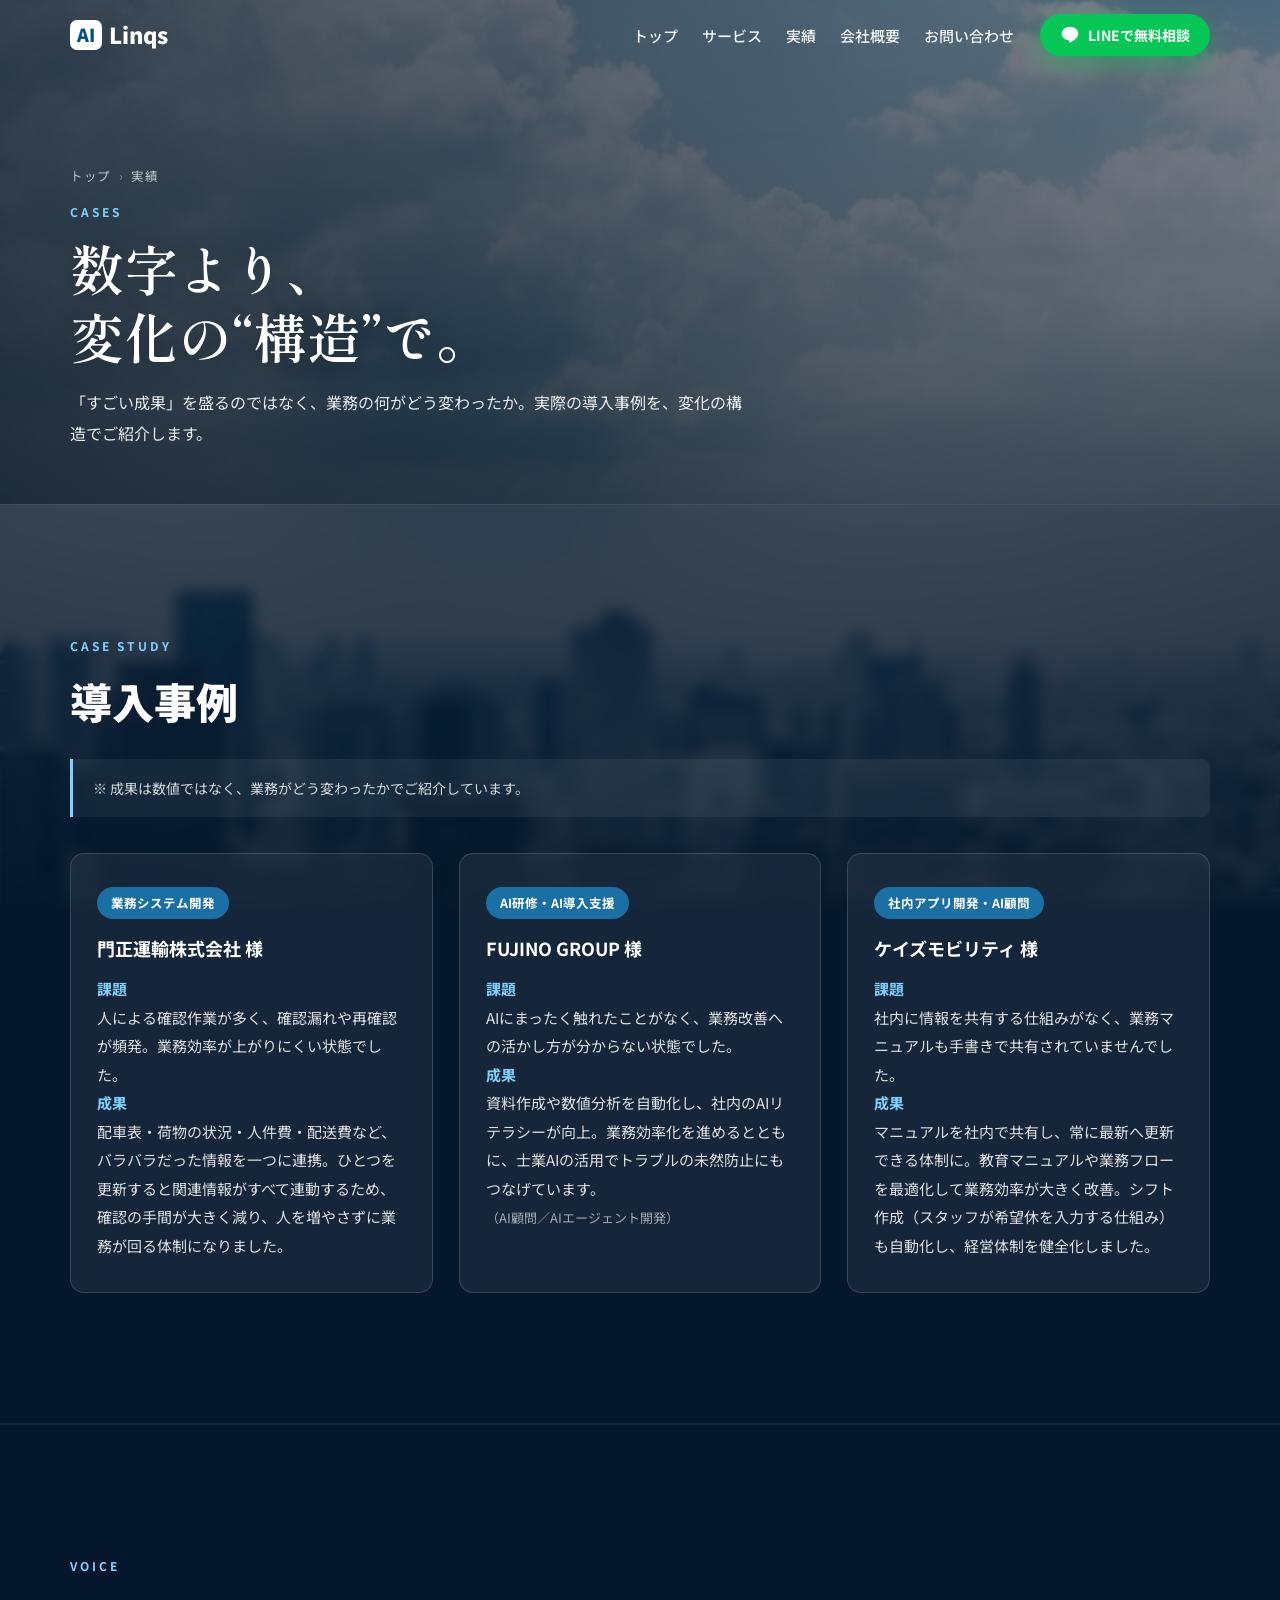
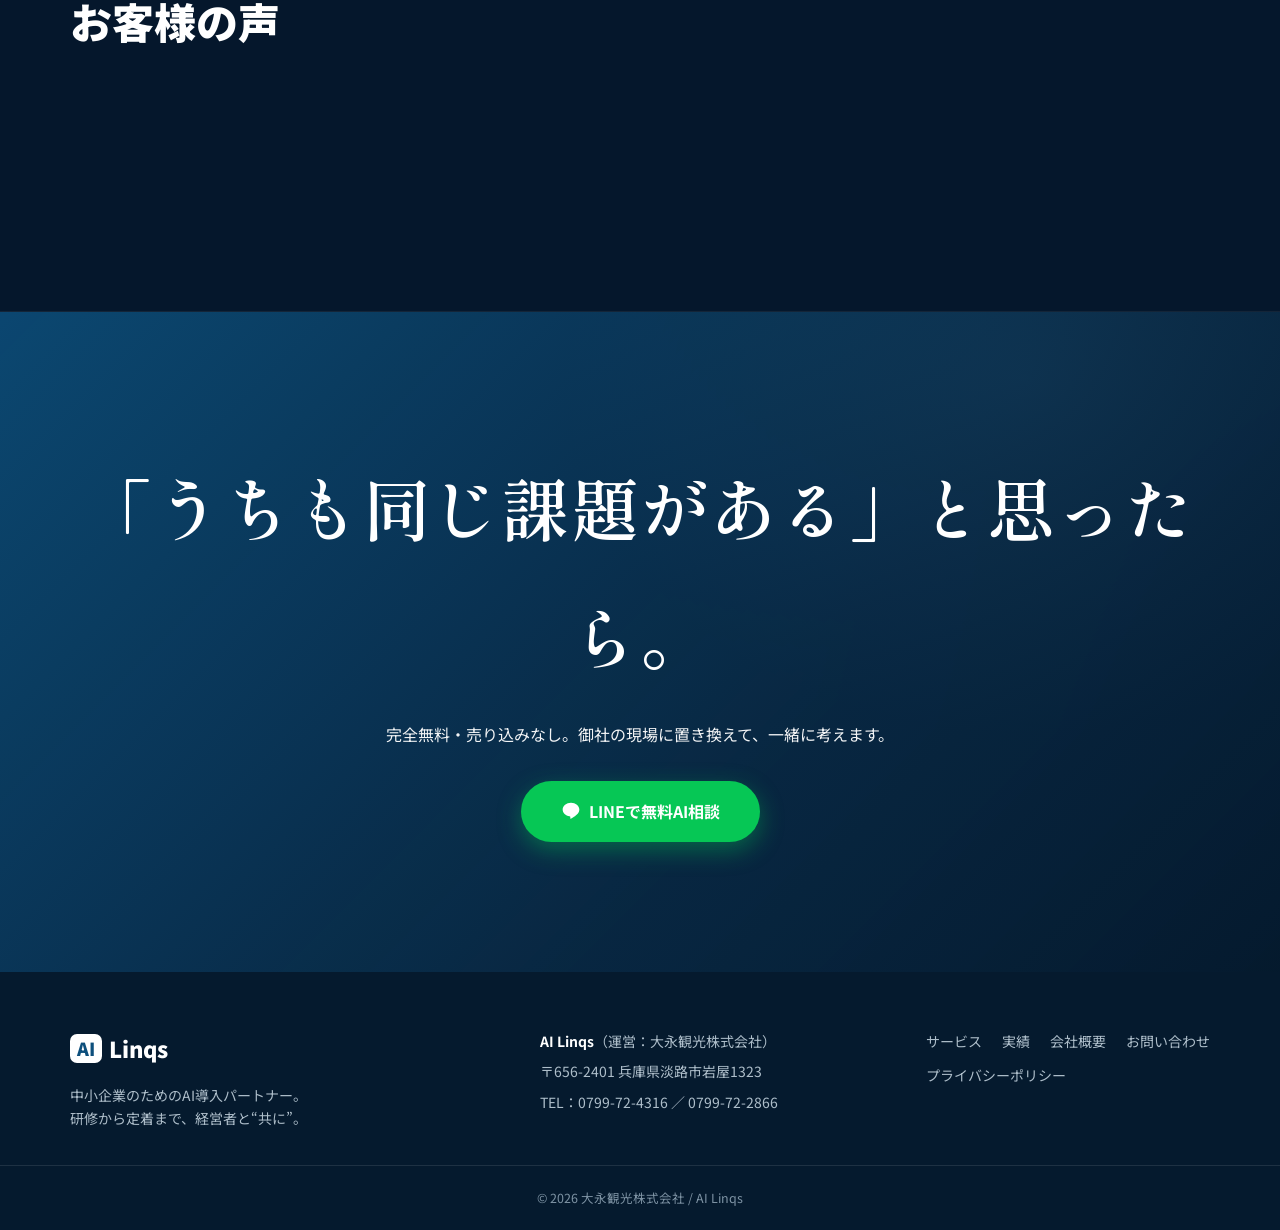
<file: cases.html>
<!DOCTYPE html>
<html lang="ja">
<head>
<meta charset="UTF-8">
<meta name="viewport" content="width=device-width, initial-scale=1.0">
<title>実績・活用イメージ｜AI Linqs</title>
<meta name="description" content="建設・運送・多拠点・士業など、アナログ色の濃い現場でのAI活用イメージをご紹介。成果を誇張せず、業務の何がどう変わるか——変化の構造でお伝えします。">
<meta property="og:type" content="website">
<meta property="og:title" content="実績・活用イメージ｜AI Linqs">
<meta property="og:site_name" content="AI Linqs">
<link rel="preconnect" href="https://fonts.googleapis.com">
<link rel="preconnect" href="https://fonts.gstatic.com" crossorigin>
<link href="https://fonts.googleapis.com/css2?family=Noto+Sans+JP:wght@400;500;700;900&family=Shippori+Mincho+B1:wght@500;600;700&display=swap" rel="stylesheet">
<link rel="stylesheet" href="css/style.css?v=20260622a">
</head>
<body>

<div class="world" id="world" aria-hidden="true">
  <div class="scene scene--1" data-anchor="top" style="background-image:url('assets/bg-city.jpg')"></div>
  <div class="world__grain"></div>
</div>

<header class="header" id="header">
  <div class="header__inner">
    <a href="index.html" class="logo" aria-label="AI Linqs トップへ"><span class="logo__mark">AI</span><span class="logo__text">Linqs</span></a>
    <nav class="gnav" id="gnav" aria-label="グローバルナビゲーション">
      <ul class="gnav__list">
        <li><a href="index.html">トップ</a></li>
        <li><a href="services.html">サービス</a></li>
        <li><a href="cases.html">実績</a></li>
        <li><a href="about.html">会社概要</a></li>
        <li><a href="contact.html">お問い合わせ</a></li>
      </ul>
      <a href="contact.html" class="btn btn--line gnav__cta" data-line-cta>
        <svg class="icon-line" viewBox="0 0 24 24" aria-hidden="true"><path fill="currentColor" d="M12 2C6.5 2 2 5.7 2 10.2c0 4 3.5 7.4 8.3 8.1.3.07.76.22.87.5.1.26.07.66.03.92l-.14.85c-.04.26-.2 1 .9.55s5.9-3.48 8.06-5.96C21.4 13.6 22 12 22 10.2 22 5.7 17.5 2 12 2Z"/></svg>
        LINEで無料相談
      </a>
    </nav>
    <button class="hamburger" id="hamburger" aria-label="メニューを開く" aria-expanded="false" aria-controls="gnav"><span></span><span></span><span></span></button>
  </div>
</header>

<main id="top">

  <section class="page-hero">
    <div class="page-hero__scrim" aria-hidden="true"></div>
    <div class="page-hero__inner">
      <p class="breadcrumb reveal"><a href="index.html">トップ</a><span>›</span>実績</p>
      <p class="page-hero__eyebrow reveal">CASES</p>
      <h1 class="page-hero__title reveal" data-delay="1">数字より、<br>変化の“構造”で。</h1>
      <p class="page-hero__lead reveal" data-delay="2">「すごい成果」を盛るのではなく、業務の何がどう変わったか。実際の導入事例を、変化の構造でご紹介します。</p>
    </div>
  </section>

  <section class="section section--left">
    <div class="container">
      <p class="section__eyebrow reveal">CASE STUDY</p>
      <h2 class="section__title reveal">導入事例</h2>
      <p class="notice reveal">※ 成果は数値ではなく、業務がどう変わったかでご紹介しています。</p>
      <!-- [要確認] 各社の掲載許諾（社名・内容の公開可否）を最終確認のこと -->
      <div class="cards cards--3" style="margin-top:36px">
        <article class="card reveal">
          <div class="ccard__industry">業務システム開発</div>
          <h3 class="card__title">門正運輸株式会社 様</h3>
          <p style="color:rgba(255,255,255,.86)"><strong style="color:var(--c-sky)">課題</strong><br>人による確認作業が多く、確認漏れや再確認が頻発。業務効率が上がりにくい状態でした。</p>
          <p style="color:rgba(255,255,255,.86)"><strong style="color:var(--c-sky)">成果</strong><br>配車表・荷物の状況・人件費・配送費など、バラバラだった情報を一つに連携。ひとつを更新すると関連情報がすべて連動するため、確認の手間が大きく減り、人を増やさずに業務が回る体制になりました。</p>
        </article>
        <article class="card reveal" data-delay="1">
          <div class="ccard__industry">AI研修・AI導入支援</div>
          <h3 class="card__title">FUJINO GROUP 様</h3>
          <p style="color:rgba(255,255,255,.86)"><strong style="color:var(--c-sky)">課題</strong><br>AIにまったく触れたことがなく、業務改善への活かし方が分からない状態でした。</p>
          <p style="color:rgba(255,255,255,.86)"><strong style="color:var(--c-sky)">成果</strong><br>資料作成や数値分析を自動化し、社内のAIリテラシーが向上。業務効率化を進めるとともに、士業AIの活用でトラブルの未然防止にもつなげています。<br><span style="color:rgba(255,255,255,.6);font-size:13px">（AI顧問／AIエージェント開発）</span></p>
        </article>
        <article class="card reveal" data-delay="2">
          <div class="ccard__industry">社内アプリ開発・AI顧問</div>
          <h3 class="card__title">ケイズモビリティ 様</h3>
          <p style="color:rgba(255,255,255,.86)"><strong style="color:var(--c-sky)">課題</strong><br>社内に情報を共有する仕組みがなく、業務マニュアルも手書きで共有されていませんでした。</p>
          <p style="color:rgba(255,255,255,.86)"><strong style="color:var(--c-sky)">成果</strong><br>マニュアルを社内で共有し、常に最新へ更新できる体制に。教育マニュアルや業務フローを最適化して業務効率が大きく改善。シフト作成（スタッフが希望休を入力する仕組み）も自動化し、経営体制を健全化しました。</p>
        </article>
      </div>
    </div>
  </section>

  <!-- お客様の声 -->
  <section class="section section--left">
    <div class="container">
      <p class="section__eyebrow reveal">VOICE</p>
      <h2 class="section__title reveal">お客様の声</h2>
      <!-- [要確認] 実際のコメントは書面同意を得たものから掲載。現状は仮文言を置かない方針 -->
      <div class="card reveal" style="margin-top:36px;text-align:center">
        <p style="color:rgba(255,255,255,.85)">導入企業様からのコメントは、ご了承をいただいたものから順次掲載してまいります。</p>
      </div>
    </div>
  </section>

  <section class="cta-banner" id="contact">
    <div class="cta-banner__scrim" aria-hidden="true"></div>
    <div class="container cta-banner__inner">
      <h2 class="cta-banner__title display reveal">「うちも同じ課題がある」と思ったら。</h2>
      <p class="cta-banner__lead reveal" data-delay="1">完全無料・売り込みなし。御社の現場に置き換えて、一緒に考えます。</p>
      <a href="contact.html" class="btn btn--line btn--lg reveal" data-delay="2" data-line-cta>
        <svg class="icon-line" viewBox="0 0 24 24" aria-hidden="true"><path fill="currentColor" d="M12 2C6.5 2 2 5.7 2 10.2c0 4 3.5 7.4 8.3 8.1.3.07.76.22.87.5.1.26.07.66.03.92l-.14.85c-.04.26-.2 1 .9.55s5.9-3.48 8.06-5.96C21.4 13.6 22 12 22 10.2 22 5.7 17.5 2 12 2Z"/></svg>
        LINEで無料AI相談
      </a>
    </div>
  </section>

</main>

<footer class="footer">
  <div class="container footer__inner">
    <div class="footer__brand">
      <div class="logo logo--footer"><span class="logo__mark">AI</span><span class="logo__text">Linqs</span></div>
      <p class="footer__desc">中小企業のためのAI導入パートナー。<br>研修から定着まで、経営者と“共に”。</p>
    </div>
    <div class="footer__info">
      <p><strong>AI Linqs</strong>（運営：大永観光株式会社）</p>
      <p>〒656-2401 兵庫県淡路市岩屋1323</p>
      <p>TEL：0799-72-4316 ／ 0799-72-2866</p>
    </div>
    <nav class="footer__nav" aria-label="フッターナビゲーション">
      <ul>
        <li><a href="services.html">サービス</a></li>
        <li><a href="cases.html">実績</a></li>
        <li><a href="about.html">会社概要</a></li>
        <li><a href="contact.html">お問い合わせ</a></li>
        <li><a href="privacy.html">プライバシーポリシー</a></li>
      </ul>
    </nav>
  </div>
  <p class="footer__copy">&copy; 2026 大永観光株式会社 / AI Linqs</p>
</footer>

<script src="js/main.js?v=20260622a"></script>
</body>
</html>
</file>
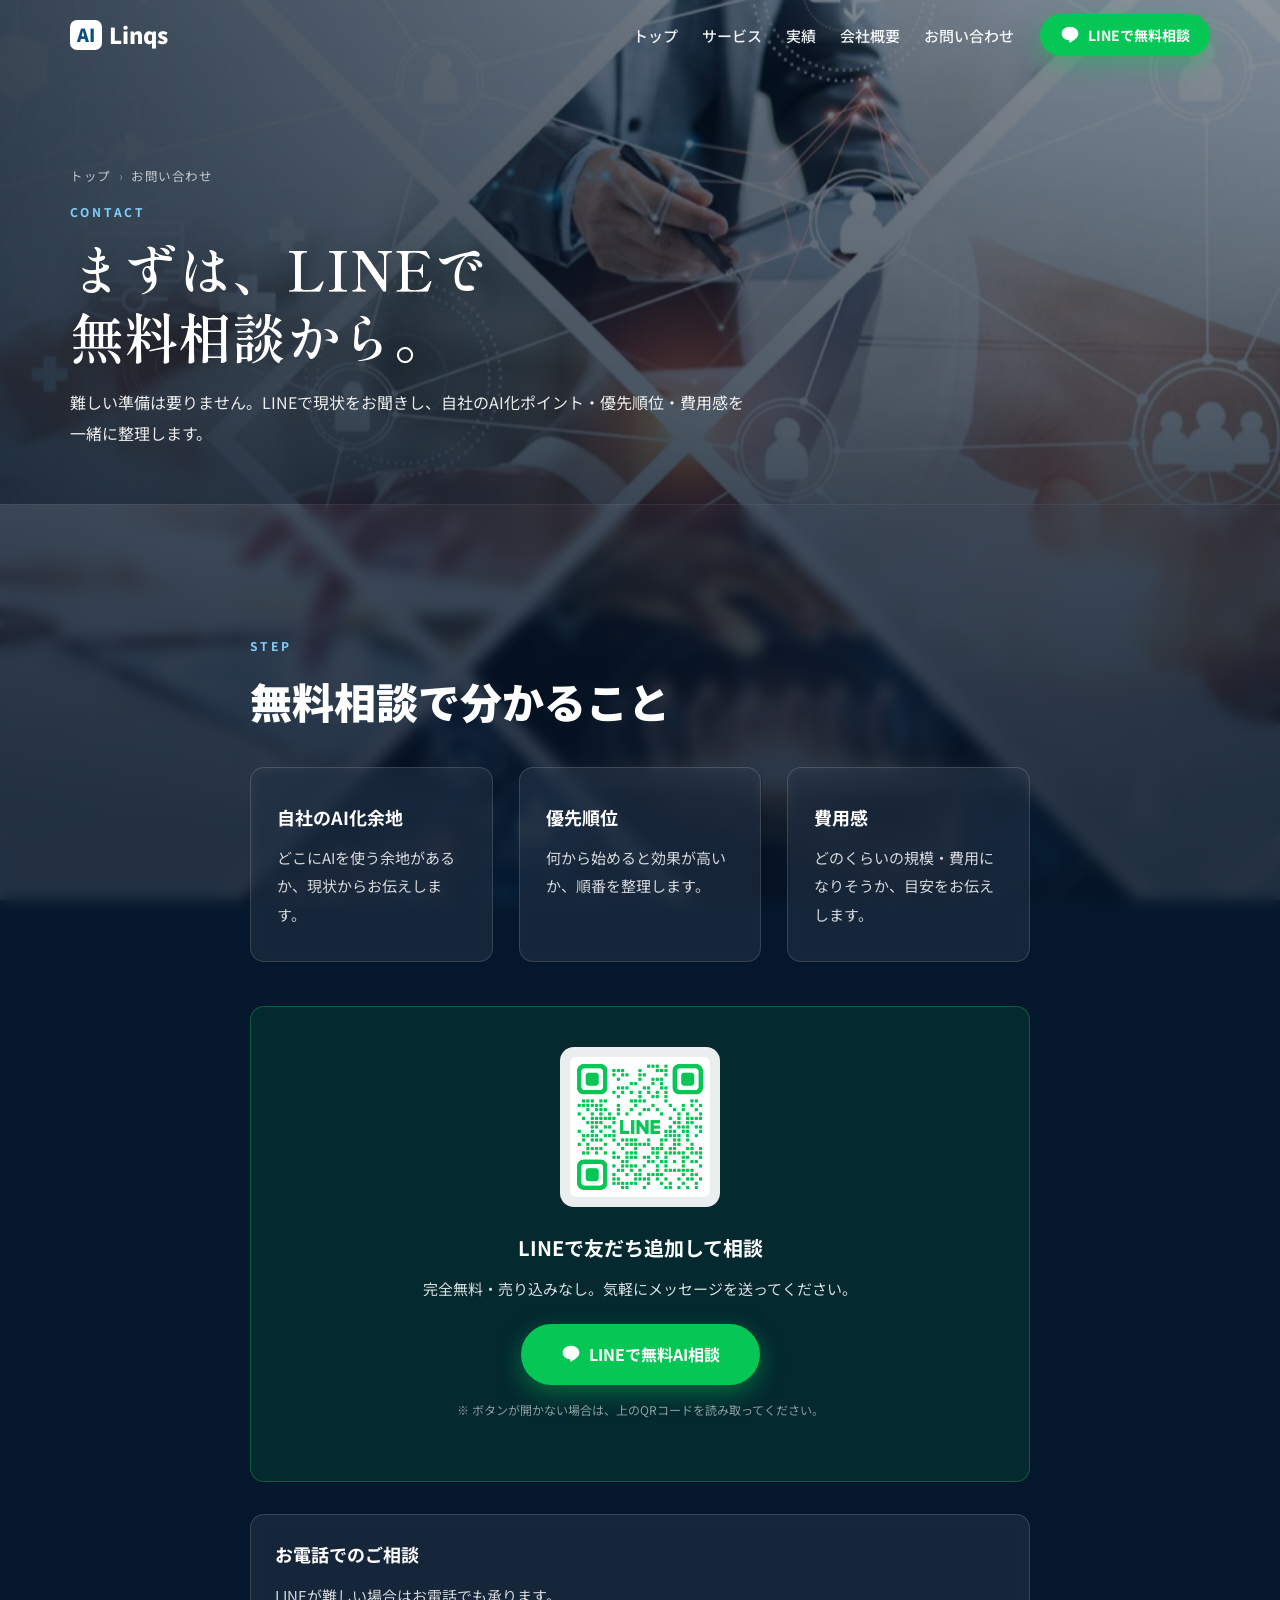
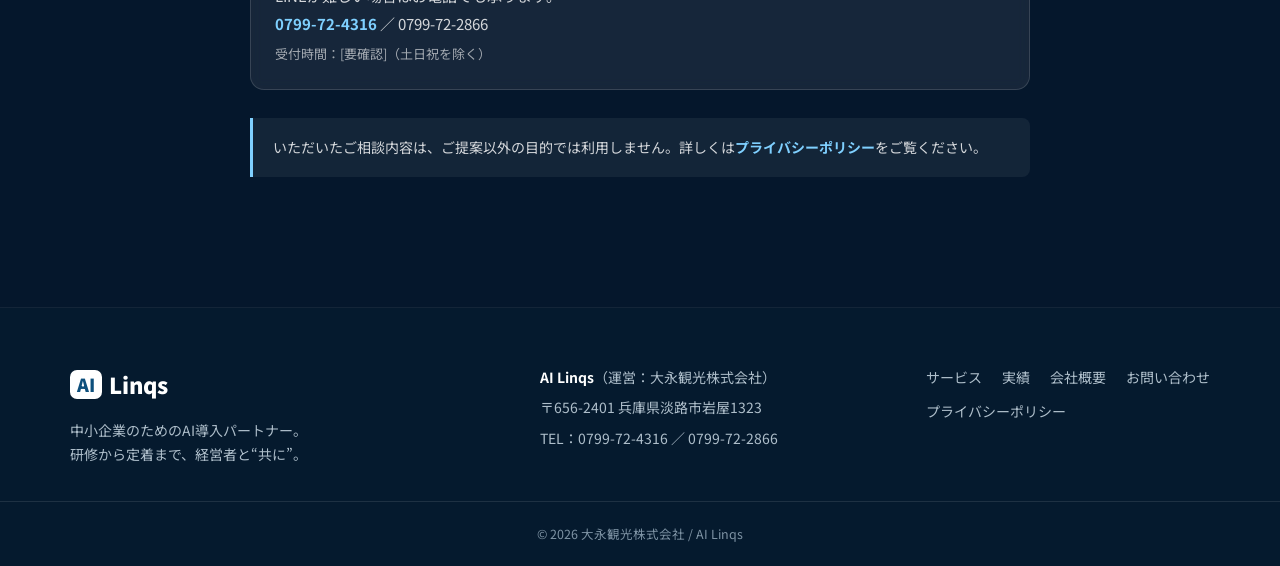
<file: contact.html>
<!DOCTYPE html>
<html lang="ja">
<head>
<meta charset="UTF-8">
<meta name="viewport" content="width=device-width, initial-scale=1.0">
<title>お問い合わせ・無料AI相談｜AI Linqs</title>
<meta name="description" content="AI Linqsへのご相談はLINEで。最短その場で、自社のAI化ポイント・優先順位・費用感を一緒に整理します。完全無料・売り込みなし。お電話でも承ります。">
<meta property="og:type" content="website">
<meta property="og:title" content="お問い合わせ・無料AI相談｜AI Linqs">
<meta property="og:site_name" content="AI Linqs">
<link rel="preconnect" href="https://fonts.googleapis.com">
<link rel="preconnect" href="https://fonts.gstatic.com" crossorigin>
<link href="https://fonts.googleapis.com/css2?family=Noto+Sans+JP:wght@400;500;700;900&family=Shippori+Mincho+B1:wght@500;600;700&display=swap" rel="stylesheet">
<link rel="stylesheet" href="css/style.css?v=20260622a">
</head>
<body>

<div class="world" id="world" aria-hidden="true">
  <div class="scene scene--1" data-anchor="top" style="background-image:url('assets/bg-connect.jpg')"></div>
  <div class="world__grain"></div>
</div>

<header class="header" id="header">
  <div class="header__inner">
    <a href="index.html" class="logo" aria-label="AI Linqs トップへ"><span class="logo__mark">AI</span><span class="logo__text">Linqs</span></a>
    <nav class="gnav" id="gnav" aria-label="グローバルナビゲーション">
      <ul class="gnav__list">
        <li><a href="index.html">トップ</a></li>
        <li><a href="services.html">サービス</a></li>
        <li><a href="cases.html">実績</a></li>
        <li><a href="about.html">会社概要</a></li>
        <li><a href="contact.html">お問い合わせ</a></li>
      </ul>
      <a href="contact.html" class="btn btn--line gnav__cta" data-line-cta>
        <svg class="icon-line" viewBox="0 0 24 24" aria-hidden="true"><path fill="currentColor" d="M12 2C6.5 2 2 5.7 2 10.2c0 4 3.5 7.4 8.3 8.1.3.07.76.22.87.5.1.26.07.66.03.92l-.14.85c-.04.26-.2 1 .9.55s5.9-3.48 8.06-5.96C21.4 13.6 22 12 22 10.2 22 5.7 17.5 2 12 2Z"/></svg>
        LINEで無料相談
      </a>
    </nav>
    <button class="hamburger" id="hamburger" aria-label="メニューを開く" aria-expanded="false" aria-controls="gnav"><span></span><span></span><span></span></button>
  </div>
</header>

<main id="top">

  <section class="page-hero">
    <div class="page-hero__scrim" aria-hidden="true"></div>
    <div class="page-hero__inner">
      <p class="breadcrumb reveal"><a href="index.html">トップ</a><span>›</span>お問い合わせ</p>
      <p class="page-hero__eyebrow reveal">CONTACT</p>
      <h1 class="page-hero__title reveal" data-delay="1">まずは、LINEで<br>無料相談から。</h1>
      <p class="page-hero__lead reveal" data-delay="2">難しい準備は要りません。LINEで現状をお聞きし、自社のAI化ポイント・優先順位・費用感を一緒に整理します。</p>
    </div>
  </section>

  <section class="section section--left">
    <div class="container container--narrow">
      <p class="section__eyebrow reveal">STEP</p>
      <h2 class="section__title reveal">無料相談で分かること</h2>
      <div class="cards cards--3" style="margin-top:36px">
        <div class="card reveal"><h3 class="card__title">自社のAI化余地</h3><p>どこにAIを使う余地があるか、現状からお伝えします。</p></div>
        <div class="card reveal" data-delay="1"><h3 class="card__title">優先順位</h3><p>何から始めると効果が高いか、順番を整理します。</p></div>
        <div class="card reveal" data-delay="2"><h3 class="card__title">費用感</h3><p>どのくらいの規模・費用になりそうか、目安をお伝えします。</p></div>
      </div>

      <!-- LINEブロック -->
      <div class="line-block reveal">
        <div class="line-block__qr"><img src="assets/line-qr.png" alt="LINE友だち追加QRコード" width="140" height="140" style="display:block;border-radius:6px"></div>
        <h3>LINEで友だち追加して相談</h3>
        <p>完全無料・売り込みなし。気軽にメッセージを送ってください。</p>
        <a href="#" class="btn btn--line btn--lg" data-line-cta>
          <svg class="icon-line" viewBox="0 0 24 24" aria-hidden="true"><path fill="currentColor" d="M12 2C6.5 2 2 5.7 2 10.2c0 4 3.5 7.4 8.3 8.1.3.07.76.22.87.5.1.26.07.66.03.92l-.14.85c-.04.26-.2 1 .9.55s5.9-3.48 8.06-5.96C21.4 13.6 22 12 22 10.2 22 5.7 17.5 2 12 2Z"/></svg>
          LINEで無料AI相談
        </a>
        <p style="font-size:12px;color:rgba(255,255,255,.55);margin-top:14px">※ ボタンが開かない場合は、上のQRコードを読み取ってください。</p>
      </div>

      <!-- 直接連絡先 -->
      <div class="contact-direct">
        <div class="card reveal"><h3 class="card__title">お電話でのご相談</h3><p>LINEが難しい場合はお電話でも承ります。<br><a href="tel:0799-72-4316">0799-72-4316</a> ／ 0799-72-2866<br><span style="color:rgba(255,255,255,.6);font-size:13px">受付時間：[要確認]（土日祝を除く）</span></p></div>
      </div>
      <p class="notice reveal">いただいたご相談内容は、ご提案以外の目的では利用しません。詳しくは<a href="privacy.html" style="color:var(--c-sky);font-weight:700">プライバシーポリシー</a>をご覧ください。</p>
    </div>
  </section>

</main>

<footer class="footer">
  <div class="container footer__inner">
    <div class="footer__brand">
      <div class="logo logo--footer"><span class="logo__mark">AI</span><span class="logo__text">Linqs</span></div>
      <p class="footer__desc">中小企業のためのAI導入パートナー。<br>研修から定着まで、経営者と“共に”。</p>
    </div>
    <div class="footer__info">
      <p><strong>AI Linqs</strong>（運営：大永観光株式会社）</p>
      <p>〒656-2401 兵庫県淡路市岩屋1323</p>
      <p>TEL：0799-72-4316 ／ 0799-72-2866</p>
    </div>
    <nav class="footer__nav" aria-label="フッターナビゲーション">
      <ul>
        <li><a href="services.html">サービス</a></li>
        <li><a href="cases.html">実績</a></li>
        <li><a href="about.html">会社概要</a></li>
        <li><a href="contact.html">お問い合わせ</a></li>
        <li><a href="privacy.html">プライバシーポリシー</a></li>
      </ul>
    </nav>
  </div>
  <p class="footer__copy">&copy; 2026 大永観光株式会社 / AI Linqs</p>
</footer>

<script src="js/main.js?v=20260622a"></script>
</body>
</html>
</file>
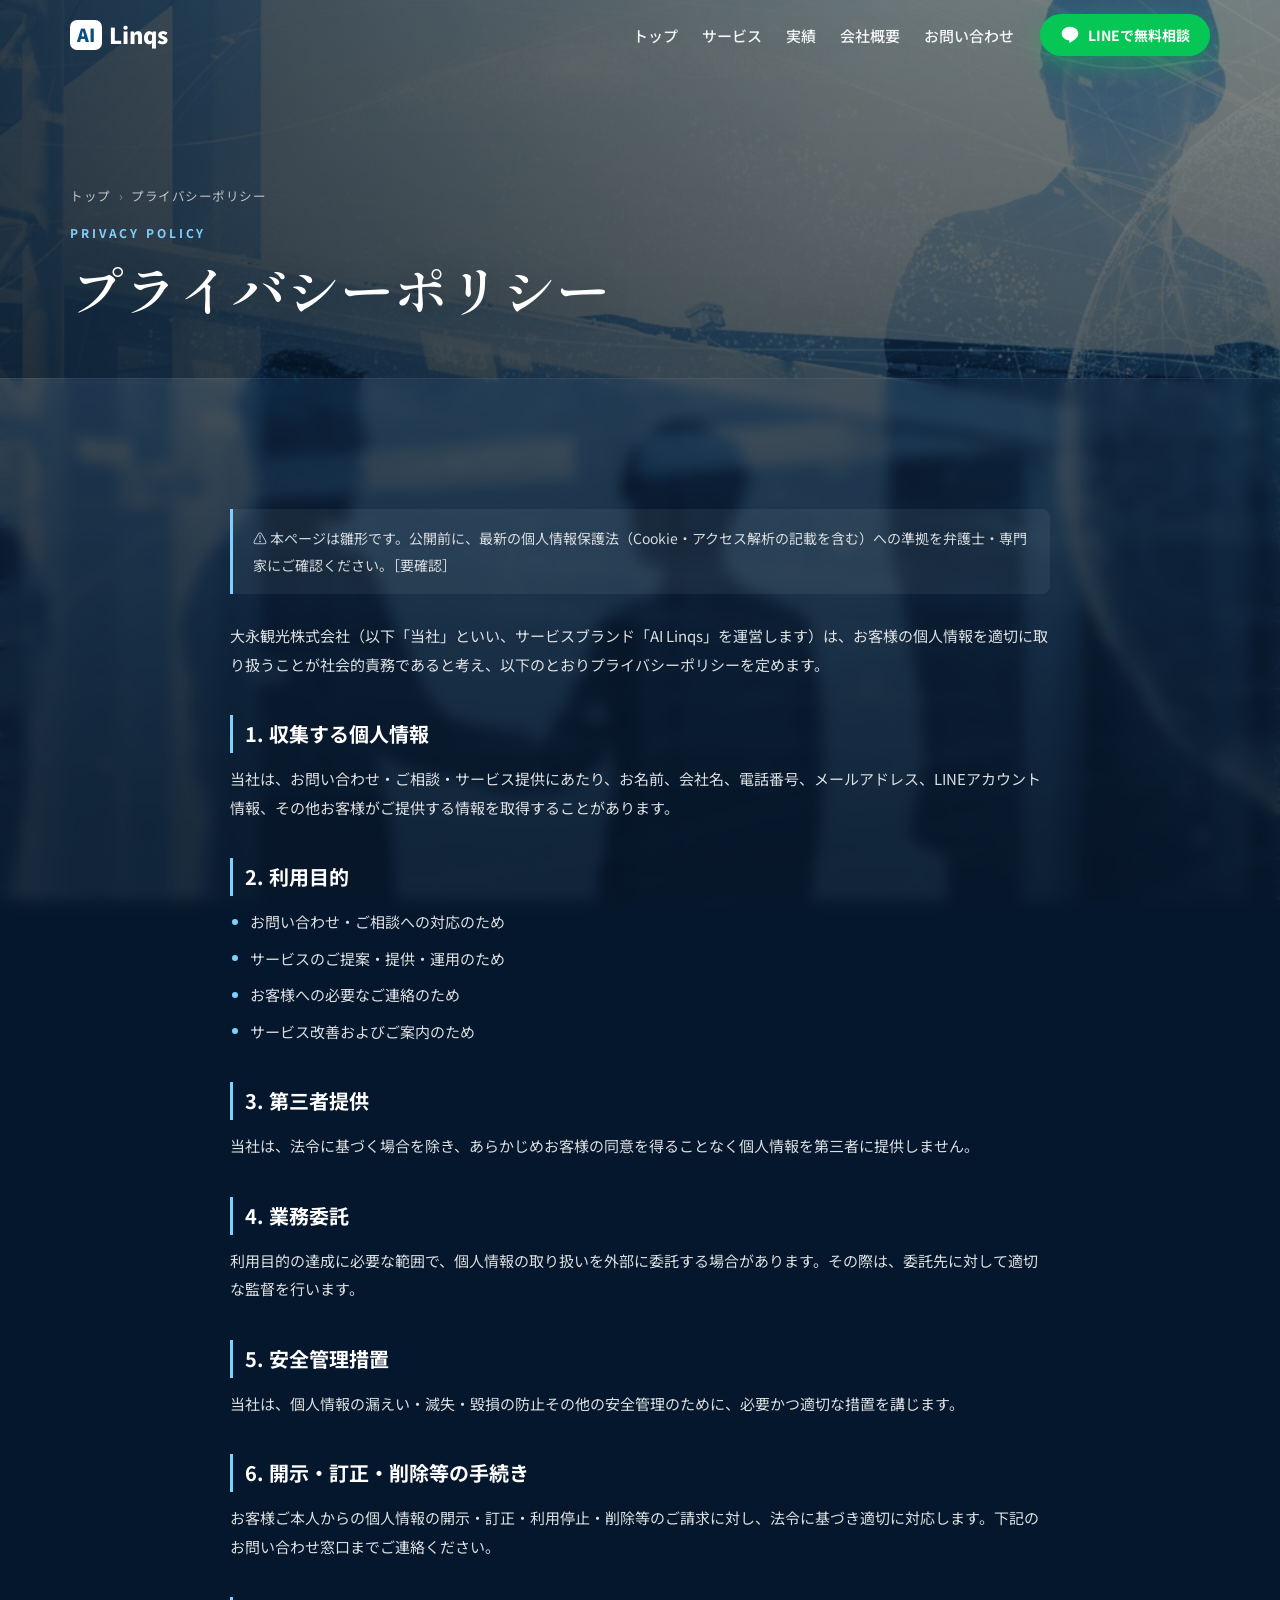
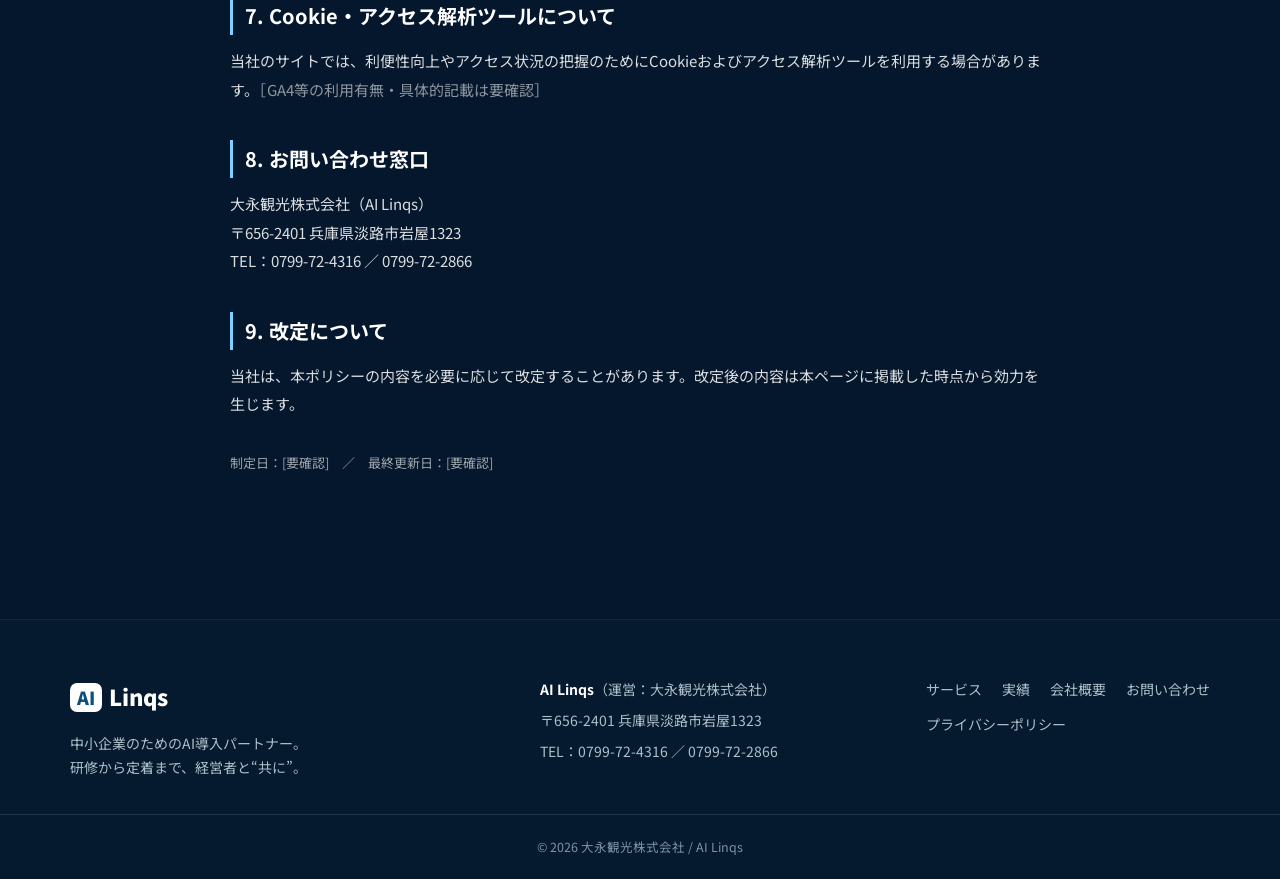
<file: privacy.html>
<!DOCTYPE html>
<html lang="ja">
<head>
<meta charset="UTF-8">
<meta name="viewport" content="width=device-width, initial-scale=1.0">
<title>プライバシーポリシー｜AI Linqs</title>
<meta name="description" content="AI Linqs（運営：大永観光株式会社）の個人情報の取り扱いについて。収集する情報、利用目的、第三者提供、開示等の手続き、Cookieの利用などを定めています。">
<meta name="robots" content="noindex">
<link rel="preconnect" href="https://fonts.googleapis.com">
<link rel="preconnect" href="https://fonts.gstatic.com" crossorigin>
<link href="https://fonts.googleapis.com/css2?family=Noto+Sans+JP:wght@400;500;700;900&family=Shippori+Mincho+B1:wght@500;600;700&display=swap" rel="stylesheet">
<link rel="stylesheet" href="css/style.css?v=20260622a">
</head>
<body>

<div class="world" id="world" aria-hidden="true">
  <div class="scene scene--1" data-anchor="top" style="background-image:url('assets/bg-tech.jpg')"></div>
  <div class="world__grain"></div>
</div>

<header class="header" id="header">
  <div class="header__inner">
    <a href="index.html" class="logo" aria-label="AI Linqs トップへ"><span class="logo__mark">AI</span><span class="logo__text">Linqs</span></a>
    <nav class="gnav" id="gnav" aria-label="グローバルナビゲーション">
      <ul class="gnav__list">
        <li><a href="index.html">トップ</a></li>
        <li><a href="services.html">サービス</a></li>
        <li><a href="cases.html">実績</a></li>
        <li><a href="about.html">会社概要</a></li>
        <li><a href="contact.html">お問い合わせ</a></li>
      </ul>
      <a href="contact.html" class="btn btn--line gnav__cta" data-line-cta>
        <svg class="icon-line" viewBox="0 0 24 24" aria-hidden="true"><path fill="currentColor" d="M12 2C6.5 2 2 5.7 2 10.2c0 4 3.5 7.4 8.3 8.1.3.07.76.22.87.5.1.26.07.66.03.92l-.14.85c-.04.26-.2 1 .9.55s5.9-3.48 8.06-5.96C21.4 13.6 22 12 22 10.2 22 5.7 17.5 2 12 2Z"/></svg>
        LINEで無料相談
      </a>
    </nav>
    <button class="hamburger" id="hamburger" aria-label="メニューを開く" aria-expanded="false" aria-controls="gnav"><span></span><span></span><span></span></button>
  </div>
</header>

<main id="top">

  <section class="page-hero" style="min-height:42vh">
    <div class="page-hero__scrim" aria-hidden="true"></div>
    <div class="page-hero__inner">
      <p class="breadcrumb reveal"><a href="index.html">トップ</a><span>›</span>プライバシーポリシー</p>
      <p class="page-hero__eyebrow reveal">PRIVACY POLICY</p>
      <h1 class="page-hero__title reveal" data-delay="1">プライバシーポリシー</h1>
    </div>
  </section>

  <section class="section">
    <div class="container">
      <div class="notice reveal" style="max-width:820px;margin:0 auto 28px">⚠️ 本ページは雛形です。公開前に、最新の個人情報保護法（Cookie・アクセス解析の記載を含む）への準拠を弁護士・専門家にご確認ください。［要確認］</div>
      <div class="prose reveal" data-delay="1">
        <p>大永観光株式会社（以下「当社」といい、サービスブランド「AI Linqs」を運営します）は、お客様の個人情報を適切に取り扱うことが社会的責務であると考え、以下のとおりプライバシーポリシーを定めます。</p>

        <h2>1. 収集する個人情報</h2>
        <p>当社は、お問い合わせ・ご相談・サービス提供にあたり、お名前、会社名、電話番号、メールアドレス、LINEアカウント情報、その他お客様がご提供する情報を取得することがあります。</p>

        <h2>2. 利用目的</h2>
        <ul>
          <li>お問い合わせ・ご相談への対応のため</li>
          <li>サービスのご提案・提供・運用のため</li>
          <li>お客様への必要なご連絡のため</li>
          <li>サービス改善およびご案内のため</li>
        </ul>

        <h2>3. 第三者提供</h2>
        <p>当社は、法令に基づく場合を除き、あらかじめお客様の同意を得ることなく個人情報を第三者に提供しません。</p>

        <h2>4. 業務委託</h2>
        <p>利用目的の達成に必要な範囲で、個人情報の取り扱いを外部に委託する場合があります。その際は、委託先に対して適切な監督を行います。</p>

        <h2>5. 安全管理措置</h2>
        <p>当社は、個人情報の漏えい・滅失・毀損の防止その他の安全管理のために、必要かつ適切な措置を講じます。</p>

        <h2>6. 開示・訂正・削除等の手続き</h2>
        <p>お客様ご本人からの個人情報の開示・訂正・利用停止・削除等のご請求に対し、法令に基づき適切に対応します。下記のお問い合わせ窓口までご連絡ください。</p>

        <h2>7. Cookie・アクセス解析ツールについて</h2>
        <p>当社のサイトでは、利便性向上やアクセス状況の把握のためにCookieおよびアクセス解析ツールを利用する場合があります。<span style="color:rgba(255,255,255,.55)">［GA4等の利用有無・具体的記載は要確認］</span></p>

        <h2>8. お問い合わせ窓口</h2>
        <p>大永観光株式会社（AI Linqs）<br>〒656-2401 兵庫県淡路市岩屋1323<br>TEL：0799-72-4316 ／ 0799-72-2866</p>

        <h2>9. 改定について</h2>
        <p>当社は、本ポリシーの内容を必要に応じて改定することがあります。改定後の内容は本ページに掲載した時点から効力を生じます。</p>

        <p class="updated">制定日：[要確認]　／　最終更新日：[要確認]</p>
      </div>
    </div>
  </section>

</main>

<footer class="footer">
  <div class="container footer__inner">
    <div class="footer__brand">
      <div class="logo logo--footer"><span class="logo__mark">AI</span><span class="logo__text">Linqs</span></div>
      <p class="footer__desc">中小企業のためのAI導入パートナー。<br>研修から定着まで、経営者と“共に”。</p>
    </div>
    <div class="footer__info">
      <p><strong>AI Linqs</strong>（運営：大永観光株式会社）</p>
      <p>〒656-2401 兵庫県淡路市岩屋1323</p>
      <p>TEL：0799-72-4316 ／ 0799-72-2866</p>
    </div>
    <nav class="footer__nav" aria-label="フッターナビゲーション">
      <ul>
        <li><a href="services.html">サービス</a></li>
        <li><a href="cases.html">実績</a></li>
        <li><a href="about.html">会社概要</a></li>
        <li><a href="contact.html">お問い合わせ</a></li>
        <li><a href="privacy.html">プライバシーポリシー</a></li>
      </ul>
    </nav>
  </div>
  <p class="footer__copy">&copy; 2026 大永観光株式会社 / AI Linqs</p>
</footer>

<script src="js/main.js?v=20260622a"></script>
</body>
</html>
</file>
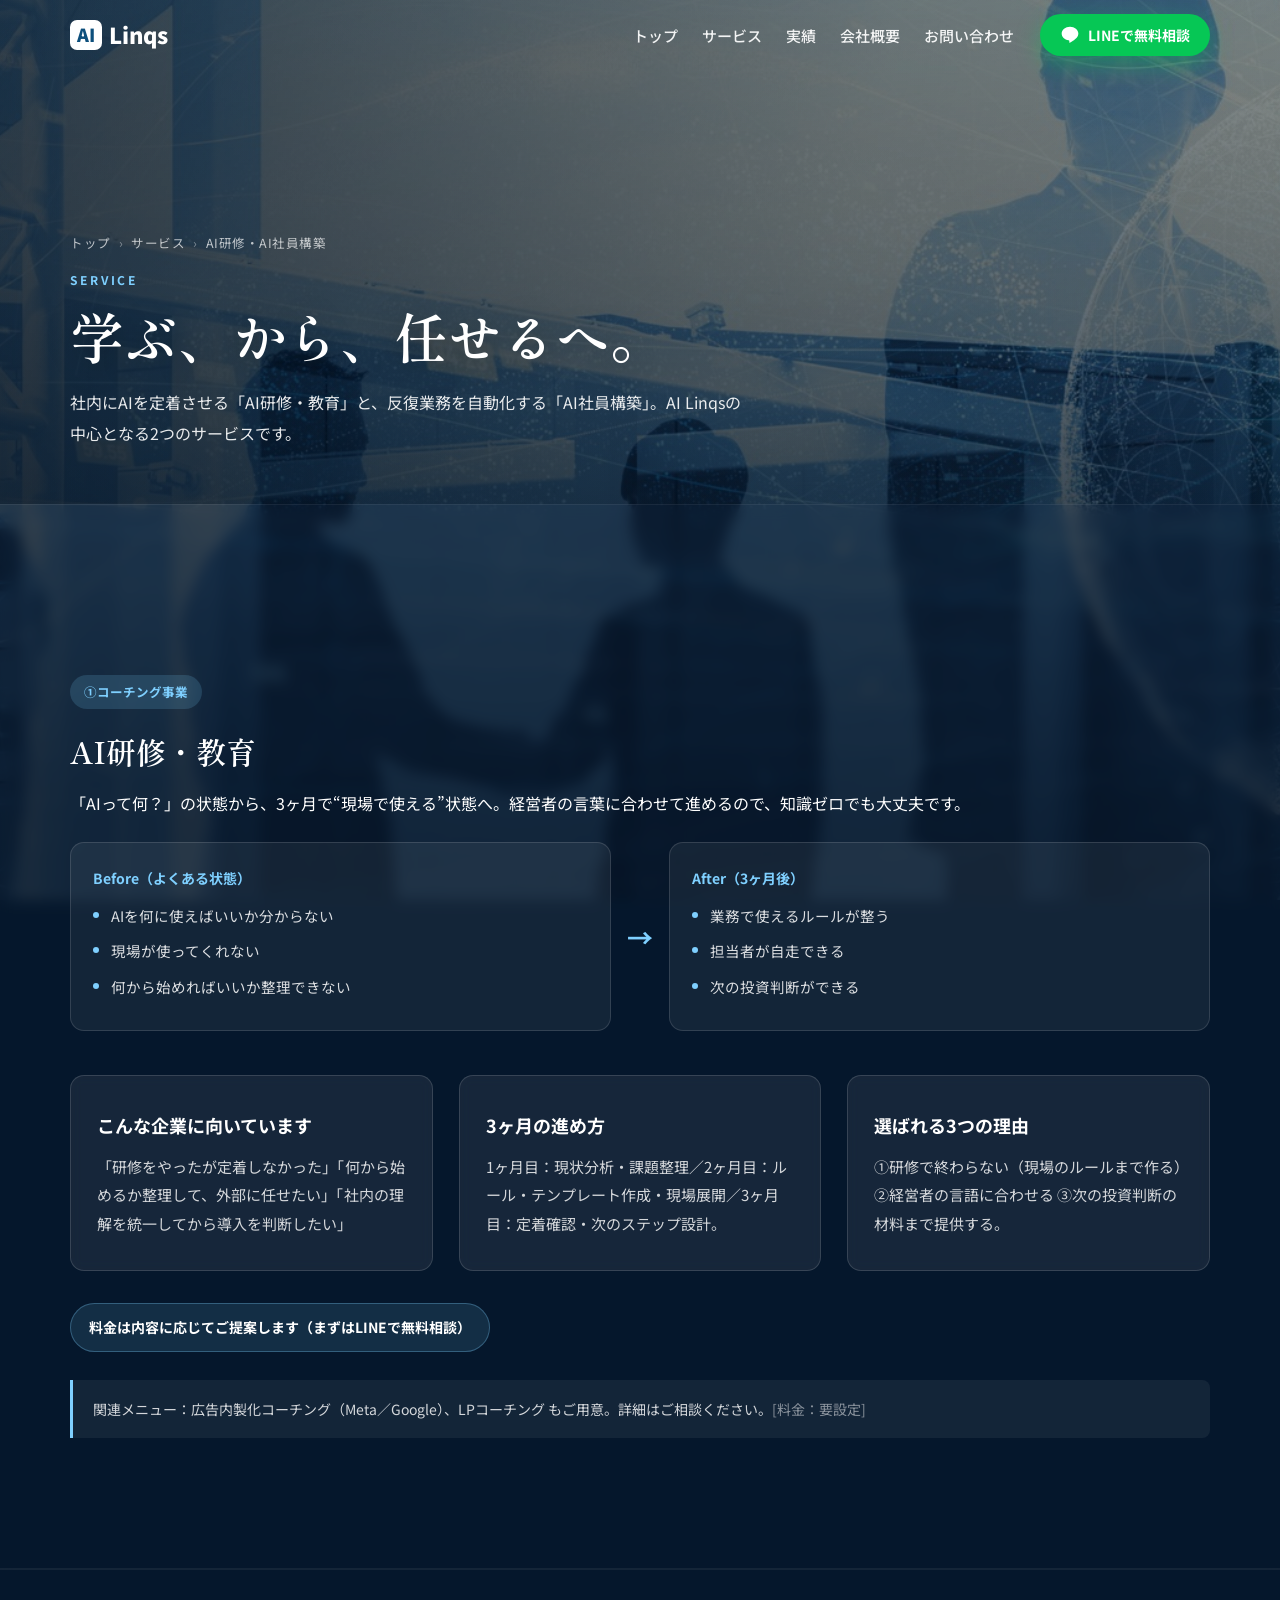
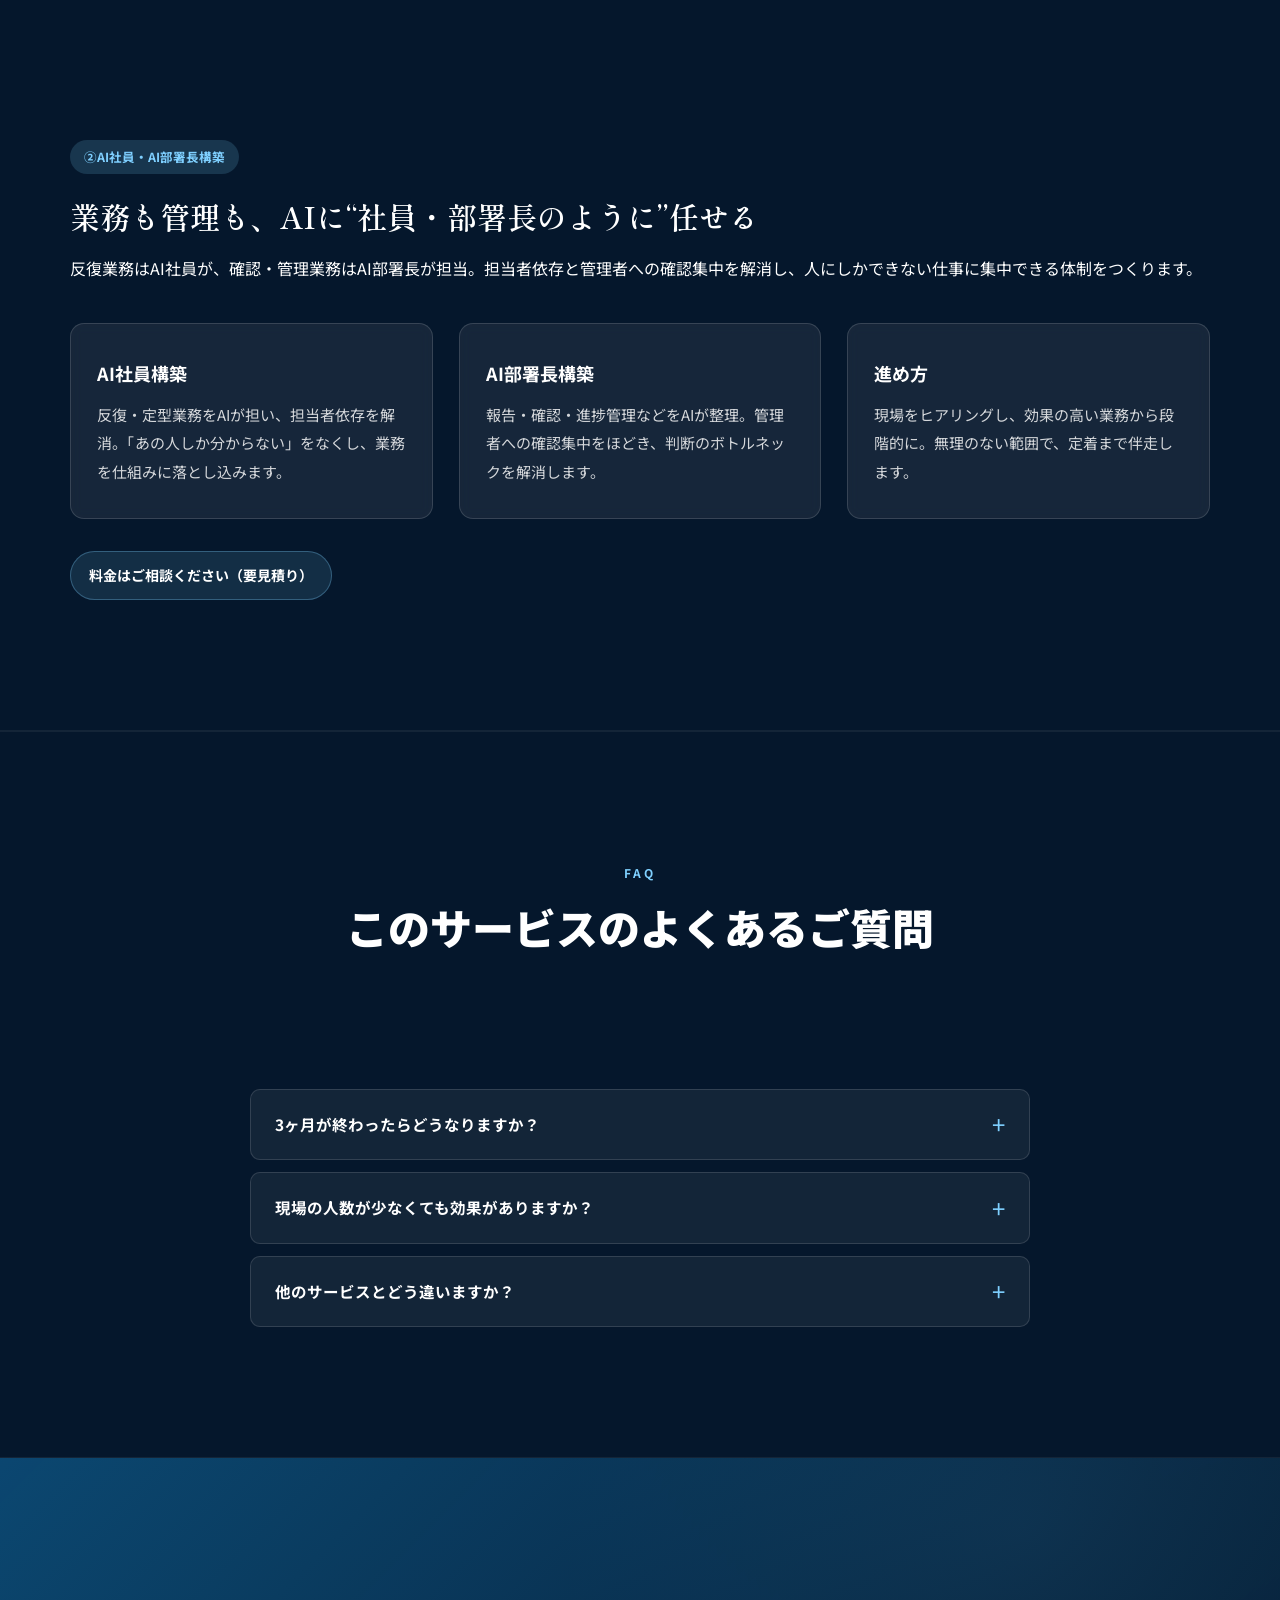
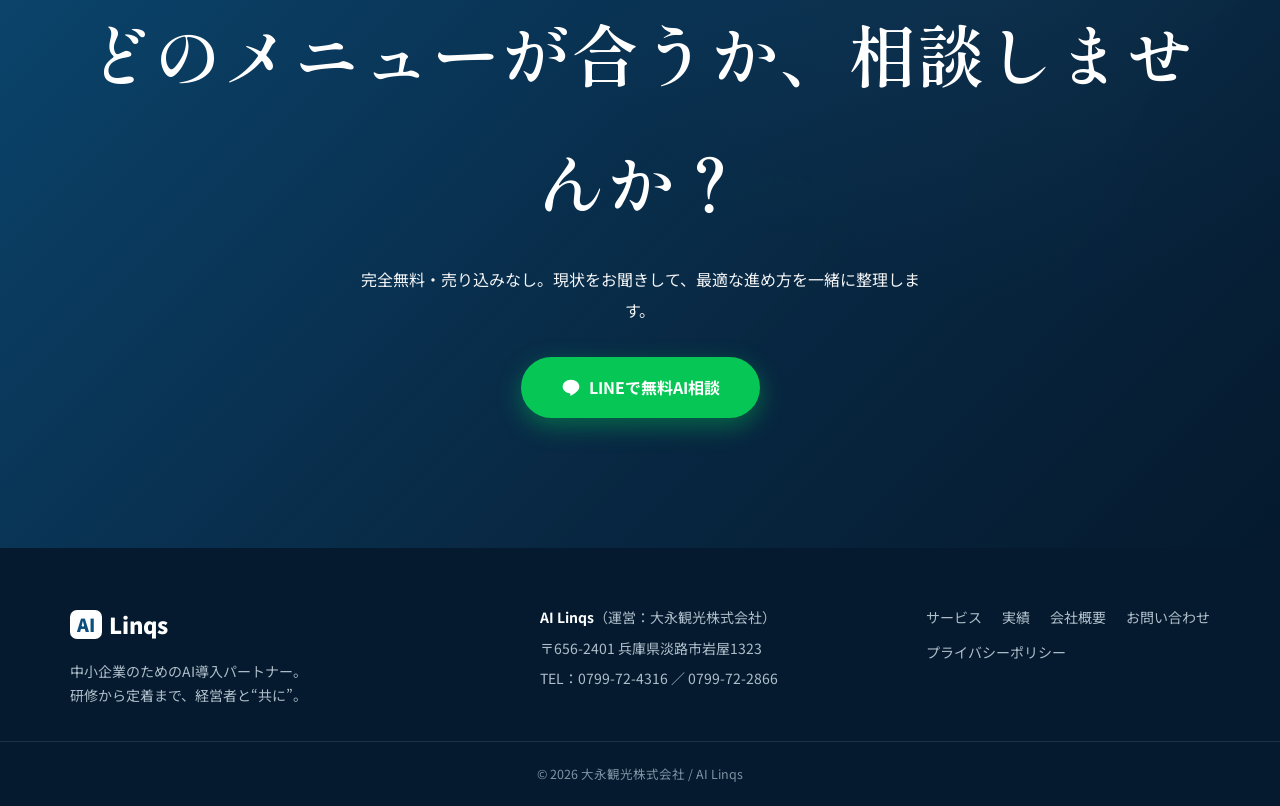
<file: service.html>
<!DOCTYPE html>
<html lang="ja">
<head>
<meta charset="UTF-8">
<meta name="viewport" content="width=device-width, initial-scale=1.0">
<title>AI研修・教育／AI社員構築｜AI Linqs</title>
<meta name="description" content="AI Linqsのメインサービス。社内にAIを定着させる「AI研修・教育」と、反復業務を自動化する「AI社員構築」。経営者の言葉に合わせ、現場に定着するまで伴走します。">
<meta property="og:type" content="website">
<meta property="og:title" content="AI研修・教育／AI社員構築｜AI Linqs">
<meta property="og:site_name" content="AI Linqs">
<link rel="preconnect" href="https://fonts.googleapis.com">
<link rel="preconnect" href="https://fonts.gstatic.com" crossorigin>
<link href="https://fonts.googleapis.com/css2?family=Noto+Sans+JP:wght@400;500;700;900&family=Shippori+Mincho+B1:wght@500;600;700&display=swap" rel="stylesheet">
<link rel="stylesheet" href="css/style.css?v=20260622a">
</head>
<body>

<div class="world" id="world" aria-hidden="true">
  <div class="scene scene--1" data-anchor="top" style="background-image:url('assets/bg-tech.jpg')"></div>
  <div class="world__grain"></div>
</div>

<header class="header" id="header">
  <div class="header__inner">
    <a href="index.html" class="logo" aria-label="AI Linqs トップへ"><span class="logo__mark">AI</span><span class="logo__text">Linqs</span></a>
    <nav class="gnav" id="gnav" aria-label="グローバルナビゲーション">
      <ul class="gnav__list">
        <li><a href="index.html">トップ</a></li>
        <li><a href="services.html">サービス</a></li>
        <li><a href="cases.html">実績</a></li>
        <li><a href="about.html">会社概要</a></li>
        <li><a href="contact.html">お問い合わせ</a></li>
      </ul>
      <a href="contact.html" class="btn btn--line gnav__cta" data-line-cta>
        <svg class="icon-line" viewBox="0 0 24 24" aria-hidden="true"><path fill="currentColor" d="M12 2C6.5 2 2 5.7 2 10.2c0 4 3.5 7.4 8.3 8.1.3.07.76.22.87.5.1.26.07.66.03.92l-.14.85c-.04.26-.2 1 .9.55s5.9-3.48 8.06-5.96C21.4 13.6 22 12 22 10.2 22 5.7 17.5 2 12 2Z"/></svg>
        LINEで無料相談
      </a>
    </nav>
    <button class="hamburger" id="hamburger" aria-label="メニューを開く" aria-expanded="false" aria-controls="gnav"><span></span><span></span><span></span></button>
  </div>
</header>

<main id="top">

  <section class="page-hero">
    <div class="page-hero__scrim" aria-hidden="true"></div>
    <div class="page-hero__inner">
      <p class="breadcrumb reveal"><a href="index.html">トップ</a><span>›</span><a href="services.html">サービス</a><span>›</span>AI研修・AI社員構築</p>
      <p class="page-hero__eyebrow reveal">SERVICE</p>
      <h1 class="page-hero__title reveal" data-delay="1">学ぶ、から、任せるへ。</h1>
      <p class="page-hero__lead reveal" data-delay="2">社内にAIを定着させる「AI研修・教育」と、反復業務を自動化する「AI社員構築」。AI Linqsの中心となる2つのサービスです。</p>
    </div>
  </section>

  <!-- ① コーチング -->
  <section class="section section--left">
    <div class="container">
      <div class="svc-block reveal">
        <span class="svc-block__label">①コーチング事業</span>
        <h2 class="svc-block__title">AI研修・教育</h2>
        <p>「AIって何？」の状態から、3ヶ月で“現場で使える”状態へ。経営者の言葉に合わせて進めるので、知識ゼロでも大丈夫です。</p>

        <div class="ba">
          <div class="ba__col"><h4>Before（よくある状態）</h4><ul>
            <li>AIを何に使えばいいか分からない</li>
            <li>現場が使ってくれない</li>
            <li>何から始めればいいか整理できない</li>
          </ul></div>
          <div class="ba__arrow" aria-hidden="true">→</div>
          <div class="ba__col"><h4>After（3ヶ月後）</h4><ul>
            <li>業務で使えるルールが整う</li>
            <li>担当者が自走できる</li>
            <li>次の投資判断ができる</li>
          </ul></div>
        </div>
      </div>

      <div class="cards cards--3" style="margin-top:44px">
        <div class="card reveal"><h3 class="card__title">こんな企業に向いています</h3><p>「研修をやったが定着しなかった」「何から始めるか整理して、外部に任せたい」「社内の理解を統一してから導入を判断したい」</p></div>
        <div class="card reveal" data-delay="1"><h3 class="card__title">3ヶ月の進め方</h3><p>1ヶ月目：現状分析・課題整理／2ヶ月目：ルール・テンプレート作成・現場展開／3ヶ月目：定着確認・次のステップ設計。</p></div>
        <div class="card reveal" data-delay="2"><h3 class="card__title">選ばれる3つの理由</h3><p>①研修で終わらない（現場のルールまで作る）②経営者の言語に合わせる ③次の投資判断の材料まで提供する。</p></div>
      </div>

      <p class="price-note reveal" style="margin-top:32px">料金は内容に応じてご提案します（まずはLINEで無料相談）</p>
      <p class="notice reveal">関連メニュー：広告内製化コーチング（Meta／Google）、LPコーチング もご用意。詳細はご相談ください。<span style="color:rgba(255,255,255,.5)">[料金：要設定]</span></p>
    </div>
  </section>

  <!-- ② AI社員・AI部署長構築 -->
  <section class="section section--left">
    <div class="container">
      <div class="svc-block reveal">
        <span class="svc-block__label">②AI社員・AI部署長構築</span>
        <h2 class="svc-block__title">業務も管理も、AIに“社員・部署長のように”任せる</h2>
        <p>反復業務はAI社員が、確認・管理業務はAI部署長が担当。担当者依存と管理者への確認集中を解消し、人にしかできない仕事に集中できる体制をつくります。</p>
      </div>
      <div class="cards cards--3" style="margin-top:40px">
        <div class="card reveal"><h3 class="card__title">AI社員構築</h3><p>反復・定型業務をAIが担い、担当者依存を解消。「あの人しか分からない」をなくし、業務を仕組みに落とし込みます。</p></div>
        <div class="card reveal" data-delay="1"><h3 class="card__title">AI部署長構築</h3><p>報告・確認・進捗管理などをAIが整理。管理者への確認集中をほどき、判断のボトルネックを解消します。</p></div>
        <div class="card reveal" data-delay="2"><h3 class="card__title">進め方</h3><p>現場をヒアリングし、効果の高い業務から段階的に。無理のない範囲で、定着まで伴走します。</p></div>
      </div>
      <p class="price-note reveal" style="margin-top:32px">料金はご相談ください（要見積り）</p>
    </div>
  </section>

  <!-- FAQ -->
  <section class="section faq">
    <div class="container container--narrow">
      <p class="section__eyebrow reveal">FAQ</p>
      <h2 class="section__title reveal">このサービスのよくあるご質問</h2>
      <div class="faq__list">
        <details class="faq__item reveal"><summary>AIの知識がなくても受けられますか？</summary><div class="faq__a"><p>はい。むしろ知識ゼロを前提に、経営者の言葉で進めます。専門用語は使いません。</p></div></details>
        <details class="faq__item reveal"><summary>3ヶ月が終わったらどうなりますか？</summary><div class="faq__a"><p>自社内でAIを使い続けられる状態を目指します。必要に応じて、その後の伴走もご相談いただけます。</p></div></details>
        <details class="faq__item reveal"><summary>現場の人数が少なくても効果がありますか？</summary><div class="faq__a"><p>はい。少人数だからこそ、一人あたりの業務をAIで軽くする効果が大きい場面が多くあります。</p></div></details>
        <details class="faq__item reveal"><summary>他のサービスとどう違いますか？</summary><div class="faq__a"><p>研修や導入で終わらず、現場のルール・テンプレートまで一緒に作り、定着まで伴走する点が特徴です。</p></div></details>
      </div>
    </div>
  </section>

  <section class="cta-banner" id="contact">
    <div class="cta-banner__scrim" aria-hidden="true"></div>
    <div class="container cta-banner__inner">
      <h2 class="cta-banner__title display reveal">どのメニューが合うか、相談しませんか？</h2>
      <p class="cta-banner__lead reveal" data-delay="1">完全無料・売り込みなし。現状をお聞きして、最適な進め方を一緒に整理します。</p>
      <a href="contact.html" class="btn btn--line btn--lg reveal" data-delay="2" data-line-cta>
        <svg class="icon-line" viewBox="0 0 24 24" aria-hidden="true"><path fill="currentColor" d="M12 2C6.5 2 2 5.7 2 10.2c0 4 3.5 7.4 8.3 8.1.3.07.76.22.87.5.1.26.07.66.03.92l-.14.85c-.04.26-.2 1 .9.55s5.9-3.48 8.06-5.96C21.4 13.6 22 12 22 10.2 22 5.7 17.5 2 12 2Z"/></svg>
        LINEで無料AI相談
      </a>
    </div>
  </section>

</main>

<footer class="footer">
  <div class="container footer__inner">
    <div class="footer__brand">
      <div class="logo logo--footer"><span class="logo__mark">AI</span><span class="logo__text">Linqs</span></div>
      <p class="footer__desc">中小企業のためのAI導入パートナー。<br>研修から定着まで、経営者と“共に”。</p>
    </div>
    <div class="footer__info">
      <p><strong>AI Linqs</strong>（運営：大永観光株式会社）</p>
      <p>〒656-2401 兵庫県淡路市岩屋1323</p>
      <p>TEL：0799-72-4316 ／ 0799-72-2866</p>
    </div>
    <nav class="footer__nav" aria-label="フッターナビゲーション">
      <ul>
        <li><a href="services.html">サービス</a></li>
        <li><a href="cases.html">実績</a></li>
        <li><a href="about.html">会社概要</a></li>
        <li><a href="contact.html">お問い合わせ</a></li>
        <li><a href="privacy.html">プライバシーポリシー</a></li>
      </ul>
    </nav>
  </div>
  <p class="footer__copy">&copy; 2026 大永観光株式会社 / AI Linqs</p>
</footer>

<script src="js/main.js?v=20260622a"></script>
</body>
</html>
</file>
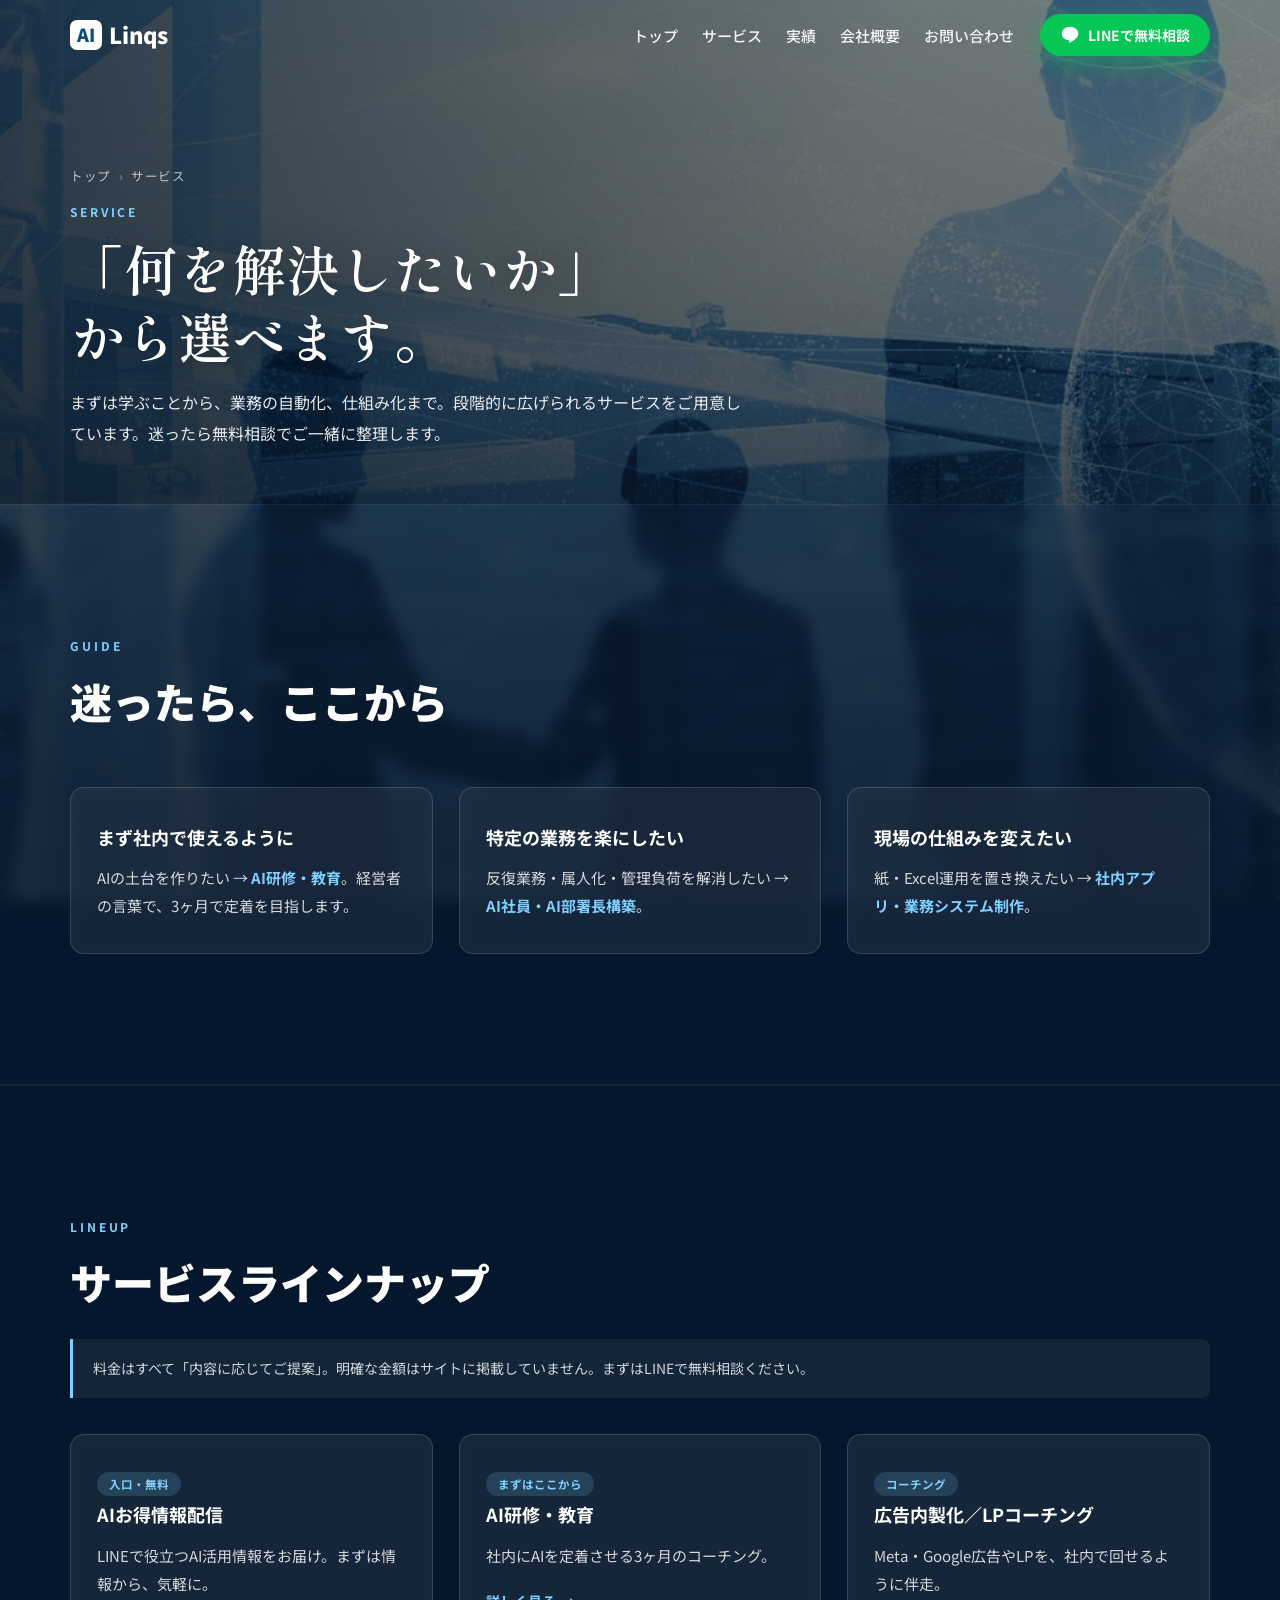
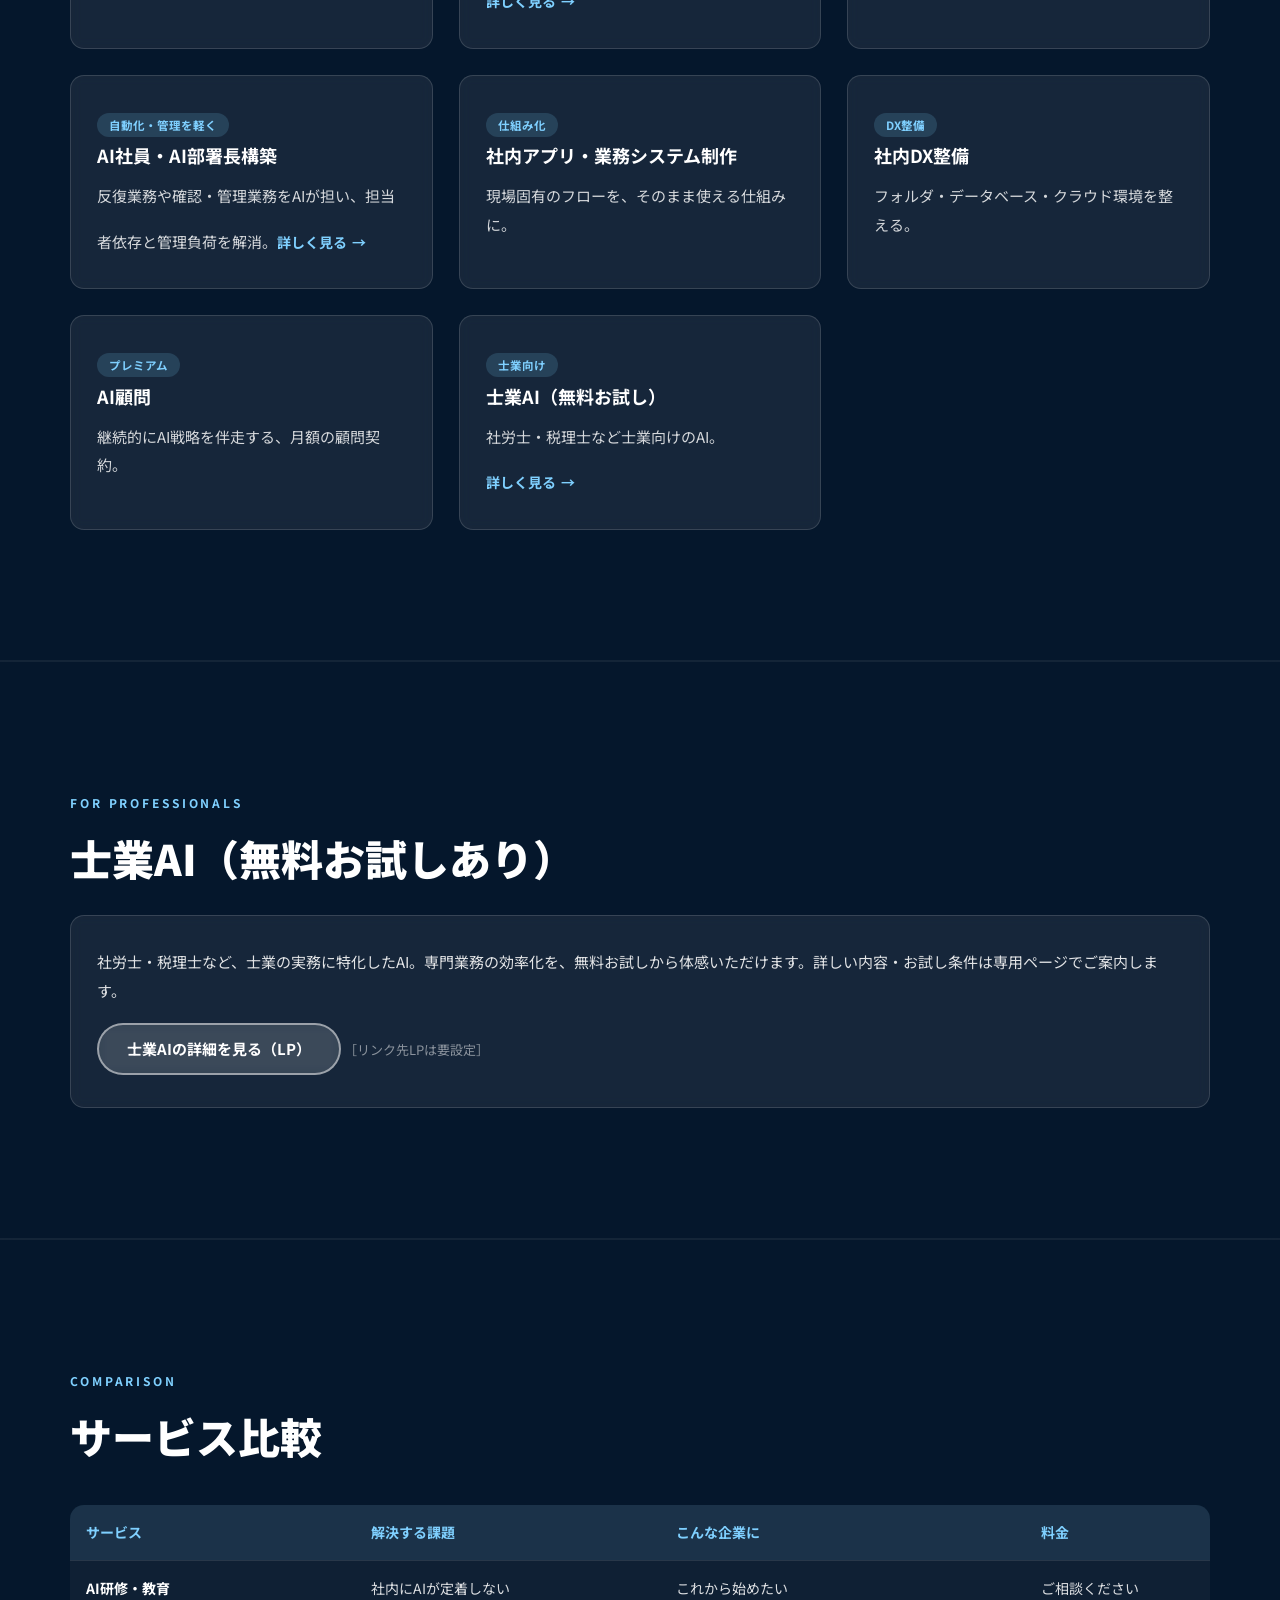
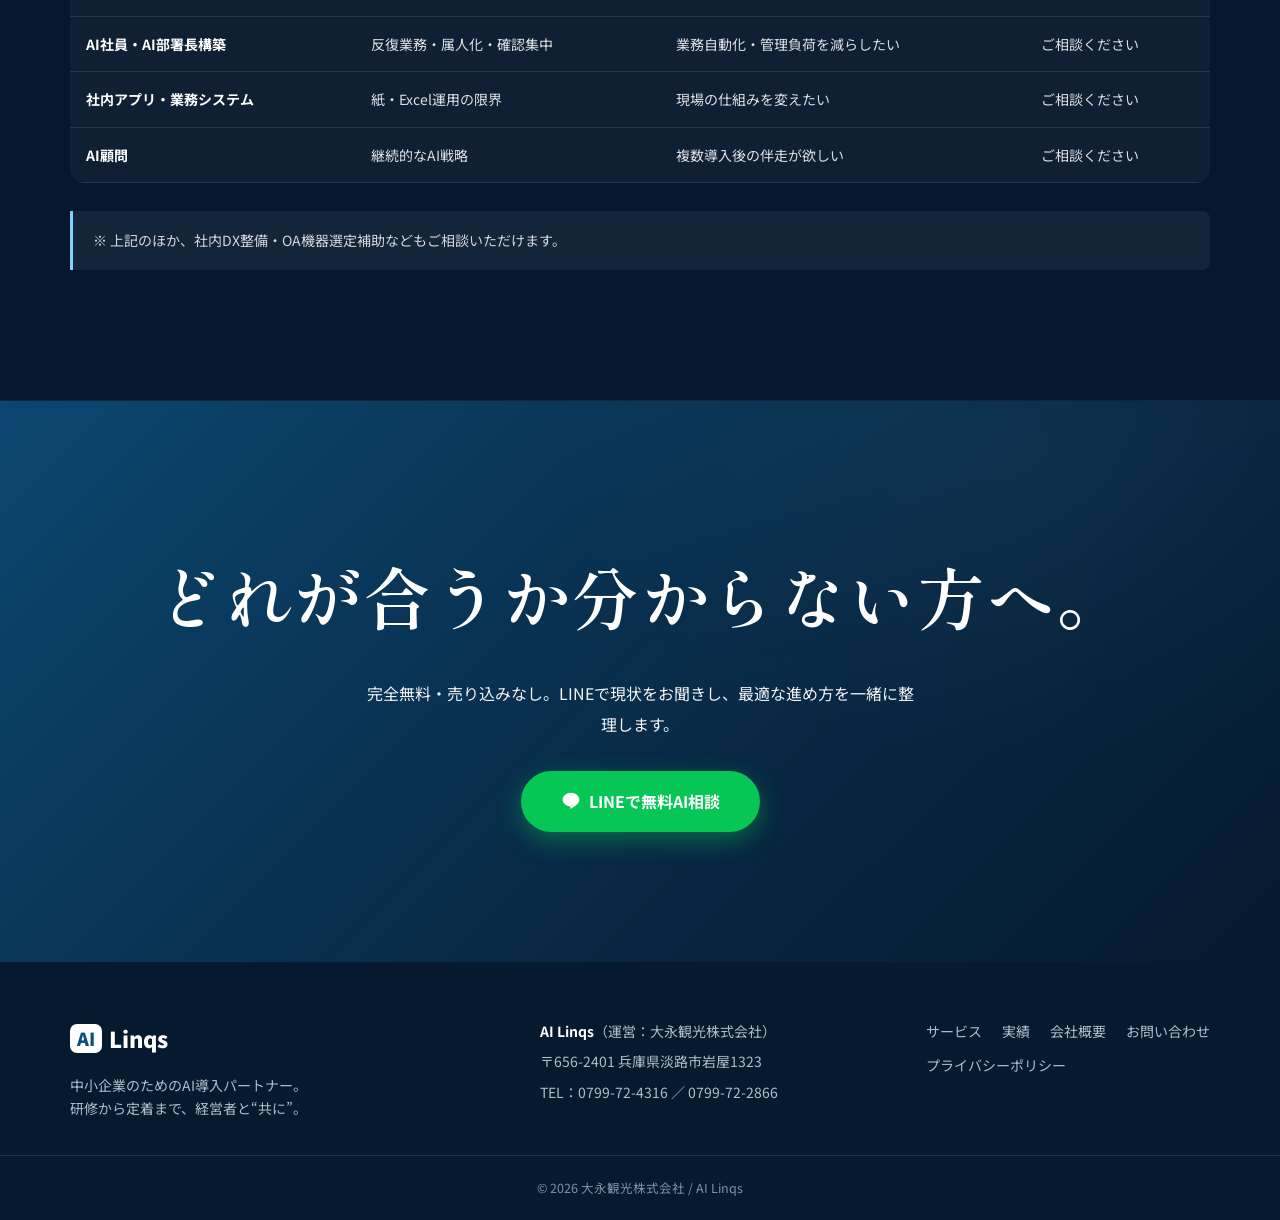
<file: services.html>
<!DOCTYPE html>
<html lang="ja">
<head>
<meta charset="UTF-8">
<meta name="viewport" content="width=device-width, initial-scale=1.0">
<title>サービス一覧｜AI Linqs</title>
<meta name="description" content="AI研修からAI社員構築、社内アプリ・業務システム制作、AI顧問まで。中小企業の「何を解決したいか」に合わせて選べるAI Linqsのサービス一覧です。迷ったらまずLINEで無料相談を。">
<meta property="og:type" content="website">
<meta property="og:title" content="サービス一覧｜AI Linqs">
<meta property="og:site_name" content="AI Linqs">
<link rel="preconnect" href="https://fonts.googleapis.com">
<link rel="preconnect" href="https://fonts.gstatic.com" crossorigin>
<link href="https://fonts.googleapis.com/css2?family=Noto+Sans+JP:wght@400;500;700;900&family=Shippori+Mincho+B1:wght@500;600;700&display=swap" rel="stylesheet">
<link rel="stylesheet" href="css/style.css?v=20260622a">
</head>
<body>

<div class="world" id="world" aria-hidden="true">
  <div class="scene scene--1" data-anchor="top" style="background-image:url('assets/bg-tech.jpg')"></div>
  <div class="world__grain"></div>
</div>

<header class="header" id="header">
  <div class="header__inner">
    <a href="index.html" class="logo" aria-label="AI Linqs トップへ"><span class="logo__mark">AI</span><span class="logo__text">Linqs</span></a>
    <nav class="gnav" id="gnav" aria-label="グローバルナビゲーション">
      <ul class="gnav__list">
        <li><a href="index.html">トップ</a></li>
        <li><a href="services.html">サービス</a></li>
        <li><a href="cases.html">実績</a></li>
        <li><a href="about.html">会社概要</a></li>
        <li><a href="contact.html">お問い合わせ</a></li>
      </ul>
      <a href="contact.html" class="btn btn--line gnav__cta" data-line-cta>
        <svg class="icon-line" viewBox="0 0 24 24" aria-hidden="true"><path fill="currentColor" d="M12 2C6.5 2 2 5.7 2 10.2c0 4 3.5 7.4 8.3 8.1.3.07.76.22.87.5.1.26.07.66.03.92l-.14.85c-.04.26-.2 1 .9.55s5.9-3.48 8.06-5.96C21.4 13.6 22 12 22 10.2 22 5.7 17.5 2 12 2Z"/></svg>
        LINEで無料相談
      </a>
    </nav>
    <button class="hamburger" id="hamburger" aria-label="メニューを開く" aria-expanded="false" aria-controls="gnav"><span></span><span></span><span></span></button>
  </div>
</header>

<main id="top">

  <section class="page-hero">
    <div class="page-hero__scrim" aria-hidden="true"></div>
    <div class="page-hero__inner">
      <p class="breadcrumb reveal"><a href="index.html">トップ</a><span>›</span>サービス</p>
      <p class="page-hero__eyebrow reveal">SERVICE</p>
      <h1 class="page-hero__title reveal" data-delay="1">「何を解決したいか」<br>から選べます。</h1>
      <p class="page-hero__lead reveal" data-delay="2">まずは学ぶことから、業務の自動化、仕組み化まで。段階的に広げられるサービスをご用意しています。迷ったら無料相談でご一緒に整理します。</p>
    </div>
  </section>

  <!-- 選び方ガイド -->
  <section class="section section--left">
    <div class="container">
      <p class="section__eyebrow reveal">GUIDE</p>
      <h2 class="section__title reveal">迷ったら、ここから</h2>
      <div class="cards cards--3">
        <div class="card reveal"><h3 class="card__title">まず社内で使えるように</h3><p>AIの土台を作りたい → <strong>AI研修・教育</strong>。経営者の言葉で、3ヶ月で定着を目指します。</p></div>
        <div class="card reveal" data-delay="1"><h3 class="card__title">特定の業務を楽にしたい</h3><p>反復業務・属人化・管理負荷を解消したい → <strong>AI社員・AI部署長構築</strong>。</p></div>
        <div class="card reveal" data-delay="2"><h3 class="card__title">現場の仕組みを変えたい</h3><p>紙・Excel運用を置き換えたい → <strong>社内アプリ・業務システム制作</strong>。</p></div>
      </div>
    </div>
  </section>

  <!-- サービス一覧（料金非表示） -->
  <section class="section section--left">
    <div class="container">
      <p class="section__eyebrow reveal">LINEUP</p>
      <h2 class="section__title reveal">サービスラインナップ</h2>
      <p class="notice reveal">料金はすべて「内容に応じてご提案」。明確な金額はサイトに掲載していません。まずはLINEで無料相談ください。</p>
      <div class="cards cards--3" style="margin-top:36px">
        <div class="card reveal"><span class="svc-tile__tag">入口・無料</span><h3 class="card__title">AIお得情報配信</h3><p>LINEで役立つAI活用情報をお届け。まずは情報から、気軽に。</p></div>
        <a href="service.html" class="card reveal" data-delay="1"><span class="svc-tile__tag">まずはここから</span><h3 class="card__title">AI研修・教育</h3><p>社内にAIを定着させる3ヶ月のコーチング。<span class="svc-tile__more">詳しく見る</span></p></a>
        <div class="card reveal" data-delay="2"><span class="svc-tile__tag">コーチング</span><h3 class="card__title">広告内製化／LPコーチング</h3><p>Meta・Google広告やLPを、社内で回せるように伴走。</p></div>
        <a href="service.html" class="card reveal"><span class="svc-tile__tag">自動化・管理を軽く</span><h3 class="card__title">AI社員・AI部署長構築</h3><p>反復業務や確認・管理業務をAIが担い、担当者依存と管理負荷を解消。<span class="svc-tile__more">詳しく見る</span></p></a>
        <div class="card reveal" data-delay="2"><span class="svc-tile__tag">仕組み化</span><h3 class="card__title">社内アプリ・業務システム制作</h3><p>現場固有のフローを、そのまま使える仕組みに。</p></div>
        <div class="card reveal"><span class="svc-tile__tag">DX整備</span><h3 class="card__title">社内DX整備</h3><p>フォルダ・データベース・クラウド環境を整える。</p></div>
        <div class="card reveal" data-delay="1"><span class="svc-tile__tag">プレミアム</span><h3 class="card__title">AI顧問</h3><p>継続的にAI戦略を伴走する、月額の顧問契約。</p></div>
        <a href="#shigyo" class="card reveal" data-delay="2"><span class="svc-tile__tag">士業向け</span><h3 class="card__title">士業AI（無料お試し）</h3><p>社労士・税理士など士業向けのAI。<span class="svc-tile__more">詳しく見る</span></p></a>
      </div>
    </div>
  </section>

  <!-- 士業AI -->
  <section class="section section--left" id="shigyo">
    <div class="container">
      <p class="section__eyebrow reveal">FOR PROFESSIONALS</p>
      <h2 class="section__title reveal">士業AI（無料お試しあり）</h2>
      <div class="card reveal" data-delay="1" style="margin-top:28px">
        <p style="color:rgba(255,255,255,.88)">社労士・税理士など、士業の実務に特化したAI。専門業務の効率化を、無料お試しから体感いただけます。詳しい内容・お試し条件は専用ページでご案内します。</p>
        <p style="margin-top:18px"><a href="#" class="btn btn--glass">士業AIの詳細を見る（LP）</a> <span style="color:rgba(255,255,255,.5);font-size:13px">［リンク先LPは要設定］</span></p>
      </div>
    </div>
  </section>

  <!-- 比較表 -->
  <section class="section section--left">
    <div class="container">
      <p class="section__eyebrow reveal">COMPARISON</p>
      <h2 class="section__title reveal">サービス比較</h2>
      <div class="compare-wrap reveal" data-delay="1">
        <table class="compare">
          <thead><tr><th>サービス</th><th>解決する課題</th><th>こんな企業に</th><th>料金</th></tr></thead>
          <tbody>
            <tr><th>AI研修・教育</th><td>社内にAIが定着しない</td><td>これから始めたい</td><td>ご相談ください</td></tr>
            <tr><th>AI社員・AI部署長構築</th><td>反復業務・属人化・確認集中</td><td>業務自動化・管理負荷を減らしたい</td><td>ご相談ください</td></tr>
            <tr><th>社内アプリ・業務システム</th><td>紙・Excel運用の限界</td><td>現場の仕組みを変えたい</td><td>ご相談ください</td></tr>
            <tr><th>AI顧問</th><td>継続的なAI戦略</td><td>複数導入後の伴走が欲しい</td><td>ご相談ください</td></tr>
          </tbody>
        </table>
      </div>
      <p class="notice reveal">※ 上記のほか、社内DX整備・OA機器選定補助などもご相談いただけます。</p>
    </div>
  </section>

  <section class="cta-banner" id="contact">
    <div class="cta-banner__scrim" aria-hidden="true"></div>
    <div class="container cta-banner__inner">
      <h2 class="cta-banner__title display reveal">どれが合うか分からない方へ。</h2>
      <p class="cta-banner__lead reveal" data-delay="1">完全無料・売り込みなし。LINEで現状をお聞きし、最適な進め方を一緒に整理します。</p>
      <a href="contact.html" class="btn btn--line btn--lg reveal" data-delay="2" data-line-cta>
        <svg class="icon-line" viewBox="0 0 24 24" aria-hidden="true"><path fill="currentColor" d="M12 2C6.5 2 2 5.7 2 10.2c0 4 3.5 7.4 8.3 8.1.3.07.76.22.87.5.1.26.07.66.03.92l-.14.85c-.04.26-.2 1 .9.55s5.9-3.48 8.06-5.96C21.4 13.6 22 12 22 10.2 22 5.7 17.5 2 12 2Z"/></svg>
        LINEで無料AI相談
      </a>
    </div>
  </section>

</main>

<footer class="footer">
  <div class="container footer__inner">
    <div class="footer__brand">
      <div class="logo logo--footer"><span class="logo__mark">AI</span><span class="logo__text">Linqs</span></div>
      <p class="footer__desc">中小企業のためのAI導入パートナー。<br>研修から定着まで、経営者と“共に”。</p>
    </div>
    <div class="footer__info">
      <p><strong>AI Linqs</strong>（運営：大永観光株式会社）</p>
      <p>〒656-2401 兵庫県淡路市岩屋1323</p>
      <p>TEL：0799-72-4316 ／ 0799-72-2866</p>
    </div>
    <nav class="footer__nav" aria-label="フッターナビゲーション">
      <ul>
        <li><a href="services.html">サービス</a></li>
        <li><a href="cases.html">実績</a></li>
        <li><a href="about.html">会社概要</a></li>
        <li><a href="contact.html">お問い合わせ</a></li>
        <li><a href="privacy.html">プライバシーポリシー</a></li>
      </ul>
    </nav>
  </div>
  <p class="footer__copy">&copy; 2026 大永観光株式会社 / AI Linqs</p>
</footer>

<script src="js/main.js?v=20260622a"></script>
</body>
</html>
</file>
<file: css/style.css>
/* ============================================================
   AI Linqs  style.css  ── 没入型シネマティック（ビジュアル全振り）
   背景“世界”レイヤー＝4シーンをスクロールでクロスフェード＋強モーション
   コンテンツはダークガラスで世界の上に浮かぶ／見せ場(interlude)は全画面
   ============================================================ */

:root{
  --c-navy:#0D4F7C;
  --c-navy-d:#08263f;
  --c-navy-dd:#051a2e;
  --c-blue:#1A6FA4;
  --c-sky:#7fd0ff;
  --c-line:#06C755;
  --c-line-d:#05b34c;

  --radius:14px;
  --radius-s:10px;
  --shadow:0 18px 50px rgba(0,0,0,.35);

  --maxw:1140px;
  --gap:26px;

  --fs-h2:clamp(26px,4.2vw,42px);
  --fs-display:clamp(32px,6.4vw,68px);

  --font:"Noto Sans JP",-apple-system,BlinkMacSystemFont,"Segoe UI","Hiragino Sans","Meiryo",sans-serif;
  --font-serif:"Shippori Mincho B1","Noto Serif JP",serif;
  --ease:cubic-bezier(.22,.61,.36,1);
}

*{box-sizing:border-box;margin:0;padding:0}
html{scroll-behavior:smooth;scroll-padding-top:70px;background:var(--c-navy-dd)}
body{font-family:var(--font);color:#fff;background:transparent;line-height:1.9;font-size:16px;-webkit-font-smoothing:antialiased;overflow-x:hidden}
img{max-width:100%;height:auto;display:block}
a{color:inherit;text-decoration:none}
ul,ol{list-style:none}

.container{width:min(var(--maxw),90%);margin-inline:auto;position:relative;z-index:2}
.container--narrow{width:min(780px,90%)}
.pc-only{display:none}
.display{font-family:var(--font-serif);font-weight:600;letter-spacing:.02em}

/* ---------- 背景“世界”：4シーンをスクロールでクロスフェード ---------- */
.world{position:fixed;inset:0;z-index:-1;overflow:hidden;background:var(--c-navy-dd);will-change:transform}
.scene{position:absolute;inset:-12%;background-size:cover;background-position:center;opacity:0;will-change:transform,opacity;transition:opacity .5s linear;backface-visibility:hidden}
.scene--1{background-image:url("../assets/bg-tech.jpg");opacity:1;animation:kb1 18s ease-in-out infinite alternate}
.scene--2{background-image:url("../assets/bg-people.jpg");animation:kb2 20s ease-in-out infinite alternate}
.scene--3{background-image:url("../assets/bg-connect.jpg");animation:kb3 19s ease-in-out infinite alternate}
.scene--4{background-image:url("../assets/bg-city.jpg");animation:kb4 22s ease-in-out infinite alternate}
/* 写真を活かすため暗幕は軽め。可読性はテキスト周りのスクリムで個別に確保 */
.world__grain{position:absolute;inset:0;background:linear-gradient(180deg,rgba(4,18,34,.22),rgba(5,22,40,.34)),radial-gradient(130% 95% at 50% 0%,transparent 48%,rgba(2,12,24,.5) 100%)}
/* 映像が流れるような大きめKen Burns（パン＋ズーム） */
@keyframes kb1{0%{transform:scale(1.05) translate(0%,0%)}100%{transform:scale(1.40) translate(-6%,-5%)}}
@keyframes kb2{0%{transform:scale(1.10) translate(4%,2%)}100%{transform:scale(1.42) translate(-5%,-6%)}}
@keyframes kb3{0%{transform:scale(1.08) translate(-4%,2%)}100%{transform:scale(1.40) translate(6%,-4%)}}
@keyframes kb4{0%{transform:scale(1.12) translate(4%,-2%)}100%{transform:scale(1.44) translate(-6%,4%)}}

main{position:relative;z-index:1}

/* ---------- ボタン ---------- */
.btn{display:inline-flex;align-items:center;justify-content:center;gap:8px;padding:14px 28px;border-radius:999px;font-weight:700;font-size:15px;line-height:1.3;text-align:center;cursor:pointer;border:2px solid transparent;transition:transform .18s var(--ease),box-shadow .18s,background .18s}
.btn--lg{padding:18px 38px;font-size:16px}
.btn--line{background:var(--c-line);color:#fff;box-shadow:0 8px 24px rgba(6,199,85,.4)}
.btn--line:hover{background:var(--c-line-d);transform:translateY(-2px);box-shadow:0 14px 32px rgba(6,199,85,.5)}
.btn--glass{background:rgba(255,255,255,.10);color:#fff;border-color:rgba(255,255,255,.5);backdrop-filter:blur(6px)}
.btn--glass:hover{background:rgba(255,255,255,.2);transform:translateY(-2px)}
.icon-line{width:20px;height:20px;flex-shrink:0}

/* ---------- ヘッダー ---------- */
.header{position:fixed;inset:0 0 auto 0;z-index:100;transition:background .3s,box-shadow .3s,border-color .3s;border-bottom:1px solid transparent}
.header__inner{width:min(var(--maxw),94%);margin-inline:auto;height:70px;display:flex;align-items:center;justify-content:space-between}
.header.is-scrolled{background:rgba(7,22,40,.72);backdrop-filter:blur(12px);border-bottom-color:rgba(255,255,255,.1)}
.logo{display:inline-flex;align-items:center;gap:2px;font-weight:900;font-size:22px}
.logo__mark{background:#fff;color:var(--c-navy);border-radius:7px;padding:2px 7px;margin-right:5px;font-size:18px;line-height:1.4}
.logo__text{color:#fff}
.gnav{display:flex;align-items:center;gap:26px}
.gnav__list{display:flex;gap:24px}
.gnav__list a{font-size:15px;font-weight:500;color:rgba(255,255,255,.92);position:relative;padding:4px 0}
.gnav__list a::after{content:"";position:absolute;left:0;bottom:-2px;width:0;height:2px;background:var(--c-sky);transition:width .25s}
.gnav__list a:hover::after{width:100%}
.gnav__cta{padding:9px 18px;font-size:14px}
.hamburger{display:none;flex-direction:column;justify-content:center;gap:5px;width:44px;height:44px;background:none;border:none;cursor:pointer;z-index:101}
.hamburger span{display:block;width:24px;height:2px;background:#fff;margin-inline:auto;transition:.25s}
.hamburger.is-open span:nth-child(1){transform:translateY(7px) rotate(45deg)}
.hamburger.is-open span:nth-child(2){opacity:0}
.hamburger.is-open span:nth-child(3){transform:translateY(-7px) rotate(-45deg)}

/* ---------- ヒーロー ---------- */
.hero{position:relative;min-height:100svh;display:flex;align-items:center;overflow:hidden;background:transparent}
.hero__scrim{position:absolute;inset:0;background:linear-gradient(105deg,rgba(4,20,38,.72) 0%,rgba(4,20,38,.4) 45%,rgba(4,20,38,.08) 72%,transparent 100%),linear-gradient(0deg,rgba(4,20,38,.6),transparent 42%)}
.hero__inner{width:min(var(--maxw),90%);margin-inline:auto;position:relative;z-index:3;padding:120px 0 100px}
.hero__eyebrow{display:inline-block;font-size:13px;font-weight:700;letter-spacing:.18em;color:var(--c-sky);border:1px solid rgba(127,208,255,.4);padding:7px 18px;border-radius:999px;margin-bottom:28px}
.hero__title{font-family:var(--font-serif);font-weight:600;font-size:var(--fs-display);line-height:1.3;letter-spacing:.03em;text-shadow:0 4px 40px rgba(0,0,0,.4)}
.hero__title .line{display:block}
.hero__title .accent{color:var(--c-sky)}
.hero__lead{margin-top:28px;max-width:650px;font-size:clamp(15px,2.1vw,18px);color:rgba(255,255,255,.92);text-shadow:0 2px 16px rgba(0,0,0,.4)}
.hero__cta{display:flex;gap:14px;flex-wrap:wrap;margin-top:40px}
.hero__assure{display:flex;gap:8px 22px;flex-wrap:wrap;margin-top:26px}
.hero__assure li{position:relative;padding-left:24px;font-size:14px;font-weight:500;color:rgba(255,255,255,.92)}
.hero__assure li::before{content:"";position:absolute;left:0;top:50%;transform:translateY(-50%);width:16px;height:16px;border-radius:50%;background:var(--c-sky) url("data:image/svg+xml,%3Csvg xmlns='http://www.w3.org/2000/svg' viewBox='0 0 24 24' fill='%23072f4f'%3E%3Cpath d='M9 16.2 4.8 12l-1.4 1.4L9 19 21 7l-1.4-1.4z'/%3E%3C/svg%3E") center/11px no-repeat}
.hero__scroll{position:absolute;left:50%;bottom:26px;transform:translateX(-50%);z-index:3;color:rgba(255,255,255,.75);font-size:11px;letter-spacing:.2em;display:flex;flex-direction:column;align-items:center;gap:8px}
.hero__scroll span{width:1px;height:46px;background:linear-gradient(rgba(255,255,255,.75),rgba(255,255,255,0));animation:scrolldot 1.8s var(--ease) infinite}
@keyframes scrolldot{0%{transform:scaleY(0);transform-origin:top}45%{transform:scaleY(1);transform-origin:top}55%{transform:scaleY(1);transform-origin:bottom}100%{transform:scaleY(0);transform-origin:bottom}}

/* ---------- 見せ場（interlude：全画面・背景の主役） ---------- */
.interlude{position:relative;min-height:100vh;display:flex;align-items:center;justify-content:center;text-align:center;padding:120px 6vw}
.interlude::before{content:"";position:absolute;inset:0;background:radial-gradient(60% 60% at 50% 50%,rgba(4,18,34,.6),rgba(4,18,34,.15) 70%,transparent)}
.interlude__inner{position:relative;z-index:2;max-width:900px}
.interlude__eyebrow{font-size:13px;font-weight:700;letter-spacing:.24em;color:var(--c-sky);margin-bottom:22px}
.interlude__title{font-size:var(--fs-display);line-height:1.32;text-shadow:0 4px 40px rgba(0,0,0,.5)}
.interlude__lead{margin-top:26px;font-size:clamp(15px,2.2vw,19px);line-height:2;color:rgba(255,255,255,.92);text-shadow:0 2px 18px rgba(0,0,0,.5)}

/* ---------- セクション共通（ダークガラス） ---------- */
.section{position:relative;padding:130px 0;background:rgba(7,24,44,.62);backdrop-filter:blur(7px);border-top:1px solid rgba(255,255,255,.06);border-bottom:1px solid rgba(255,255,255,.06)}
.section__eyebrow{text-align:center;color:var(--c-sky);font-weight:700;font-size:12px;letter-spacing:.24em;margin-bottom:14px}
.section__title{text-align:center;font-size:var(--fs-h2);font-weight:900;line-height:1.4;color:#fff}
.section__title.display{font-weight:600}
.section__sub{text-align:center;color:rgba(255,255,255,.78);margin:18px auto 0;max-width:640px;font-size:15px}

/* ---------- カード（ガラス） ---------- */
.cards{display:grid;gap:var(--gap);margin-top:56px}
.cards--3{grid-template-columns:1fr}
.cards--4{grid-template-columns:1fr}
.card{background:rgba(255,255,255,.07);border:1px solid rgba(255,255,255,.14);border-radius:var(--radius);padding:32px 26px;backdrop-filter:blur(6px);transition:transform .2s var(--ease),background .2s,box-shadow .2s}
.card:hover{transform:translateY(-6px);background:rgba(255,255,255,.12);box-shadow:var(--shadow)}
.card__title{font-size:18px;font-weight:700;color:#fff;margin-bottom:10px}
.card p{font-size:15px;color:rgba(255,255,255,.82)}
.card strong{color:var(--c-sky)}
.card__icon{width:56px;height:56px;margin-bottom:18px;border-radius:14px;background:rgba(127,208,255,.16);display:grid;place-items:center;color:var(--c-sky)}
.card__icon svg{width:30px;height:30px}

.pcard__no{font-family:var(--font-serif);font-size:36px;font-weight:700;color:rgba(127,208,255,.5);line-height:1;margin-bottom:8px}
.tcard{border-top:3px solid var(--c-sky)}

/* サービスタイル */
.svc-tile{display:flex;flex-direction:column}
.svc-tile__tag{align-self:flex-start;font-size:11.5px;font-weight:700;color:var(--c-sky);background:rgba(127,208,255,.16);padding:4px 12px;border-radius:999px;margin-bottom:16px}
.svc-tile h3{font-size:18px;font-weight:800;color:#fff;line-height:1.4;margin-bottom:10px}
.svc-tile p{font-size:14px;color:rgba(255,255,255,.82);flex:1}
.svc-tile__more{margin-top:18px;font-size:14px;font-weight:700;color:var(--c-sky);display:inline-flex;align-items:center;gap:5px}
.svc-tile__more::after{content:"→";transition:transform .18s}
.svc-tile:hover .svc-tile__more::after{transform:translateX(4px)}
.service__note{margin-top:40px;text-align:center;font-size:15px;color:rgba(255,255,255,.9);background:rgba(255,255,255,.06);border:1px solid rgba(255,255,255,.12);border-radius:var(--radius);padding:24px 26px}
.service__note .muted{display:block;font-size:13px;color:rgba(255,255,255,.6);margin-top:4px}

/* 導入の流れ */
.steps{display:grid;gap:20px;margin-top:56px}
.step__no{font-size:12.5px;font-weight:800;letter-spacing:.06em;color:#fff;background:var(--c-blue);display:inline-block;padding:4px 13px;border-radius:999px;margin-bottom:12px}

/* 事例 */
.ccard{padding:0;overflow:hidden}
.imgph{position:relative;aspect-ratio:16/10;background:linear-gradient(135deg,#16456e 0%,#1d5887 50%,#123a5e 100%);display:grid;place-items:center;overflow:hidden}
.imgph::before{content:"";position:absolute;inset:0;background:radial-gradient(circle at 30% 30%,rgba(127,208,255,.25),transparent 60%)}
.imgph span{position:relative;font-size:13px;font-weight:700;color:rgba(255,255,255,.7);letter-spacing:.08em;border:1.5px dashed rgba(255,255,255,.4);padding:6px 16px;border-radius:999px}
.ccard__body{padding:22px 24px 26px}
.ccard__industry{display:inline-block;background:var(--c-blue);color:#fff;font-size:12.5px;font-weight:700;padding:4px 14px;border-radius:999px;margin-bottom:12px}
.cases__more{text-align:center;margin-top:44px}

/* FAQ */
.faq__list{margin-top:48px;display:grid;gap:12px}
.faq__item{background:rgba(255,255,255,.06);border:1px solid rgba(255,255,255,.13);border-radius:var(--radius-s);overflow:hidden}
.faq__item summary{list-style:none;cursor:pointer;padding:20px 54px 20px 24px;font-weight:700;color:#fff;position:relative;font-size:15.5px}
.faq__item summary::-webkit-details-marker{display:none}
.faq__item summary::after{content:"+";position:absolute;right:24px;top:50%;transform:translateY(-50%);font-size:24px;font-weight:400;color:var(--c-sky);transition:transform .2s}
.faq__item[open] summary::after{transform:translateY(-50%) rotate(45deg)}
.faq__a{padding:0 24px 22px}
.faq__a p{font-size:15px;color:rgba(255,255,255,.82)}

/* 締めCTA */
.cta-banner{position:relative;overflow:hidden;padding:130px 0;text-align:center;background:transparent}
.cta-banner__scrim{position:absolute;inset:0;background:linear-gradient(135deg,rgba(13,79,124,.85),rgba(10,44,73,.8) 60%,rgba(5,26,46,.92)),radial-gradient(60% 90% at 80% 10%,rgba(127,208,255,.22),transparent 60%)}
.cta-banner__inner{position:relative;z-index:2}
.cta-banner__title{font-size:var(--fs-display);color:#fff}
.cta-banner__lead{margin:18px auto 0;max-width:560px;font-size:16px;color:rgba(255,255,255,.95)}
.cta-banner .btn{margin-top:32px}
.cta-banner__tel{margin-top:22px;font-size:14px;color:rgba(255,255,255,.92)}
.cta-banner__tel a{font-weight:700;text-decoration:underline}

/* フッター */
.footer{position:relative;z-index:1;background:var(--c-navy-dd);color:#aebeca;padding:56px 0 0;font-size:14px}
.footer__inner{display:grid;gap:30px;padding-bottom:34px}
.footer .logo__mark{background:#fff;color:var(--c-navy)}
.footer__desc{margin-top:14px;line-height:1.7}
.footer__info p{margin-bottom:4px}
.footer__info strong{color:#fff}
.footer__nav ul{display:flex;flex-wrap:wrap;gap:8px 20px}
.footer__nav a:hover{color:#fff;text-decoration:underline}
.footer__copy{text-align:center;border-top:1px solid rgba(255,255,255,.1);padding:20px;font-size:12.5px;color:#7e93a4}

/* ---------- スクロールリビール ---------- */
.reveal{opacity:0;transform:translateY(30px);transition:opacity .8s var(--ease),transform .8s var(--ease)}
.reveal.is-visible{opacity:1;transform:none}
.reveal[data-delay="1"]{transition-delay:.10s}
.reveal[data-delay="2"]{transition-delay:.20s}
.reveal[data-delay="3"]{transition-delay:.30s}
.reveal[data-delay="4"]{transition-delay:.40s}

/* ============================================================
   サブページ用コンポーネント
   ============================================================ */
/* ページヒーロー（下層ページの見出し） */
.page-hero{position:relative;min-height:56vh;display:flex;align-items:flex-end;overflow:hidden;background:transparent;padding:120px 0 56px}
.page-hero__scrim{position:absolute;inset:0;background:linear-gradient(180deg,rgba(4,20,38,.28),rgba(4,20,38,.58)),linear-gradient(105deg,rgba(4,20,38,.62),rgba(4,20,38,.12) 64%,transparent)}
.page-hero__inner{position:relative;z-index:3;width:min(var(--maxw),90%);margin-inline:auto}
.breadcrumb{font-size:12.5px;color:rgba(255,255,255,.7);letter-spacing:.04em;margin-bottom:14px}
.breadcrumb a:hover{color:#fff;text-decoration:underline}
.breadcrumb span{margin:0 8px;opacity:.6}
.page-hero__eyebrow{font-size:12px;font-weight:700;letter-spacing:.24em;color:var(--c-sky);margin-bottom:10px}
.page-hero__title{font-family:var(--font-serif);font-weight:600;font-size:clamp(30px,5.4vw,54px);line-height:1.25;color:#fff;text-shadow:0 4px 30px rgba(0,0,0,.4)}
.page-hero__lead{margin-top:18px;max-width:680px;font-size:16px;color:rgba(255,255,255,.9)}

/* セクション見出しの左寄せ版 */
.section--left .section__eyebrow,.section--left .section__title,.section--left .section__sub{text-align:left;margin-left:0}
.section--left .section__sub{margin-left:0}

/* 散文（プライバシーポリシー等） */
.prose{max-width:820px;margin-inline:auto;color:rgba(255,255,255,.86)}
.prose h2{font-size:20px;color:#fff;margin:36px 0 12px;font-weight:700;border-left:3px solid var(--c-sky);padding-left:12px}
.prose h2:first-child{margin-top:0}
.prose p{margin-bottom:14px;font-size:15px}
.prose ul{margin:0 0 14px;padding-left:0}
.prose ul li{position:relative;padding-left:20px;margin-bottom:8px;font-size:15px}
.prose ul li::before{content:"";position:absolute;left:2px;top:.7em;width:6px;height:6px;border-radius:50%;background:var(--c-sky)}
.prose .updated{margin-top:32px;font-size:13px;color:rgba(255,255,255,.6)}

/* 会社情報テーブル */
.info-table{width:100%;border-collapse:collapse;margin-top:8px;background:rgba(255,255,255,.05);border:1px solid rgba(255,255,255,.12);border-radius:var(--radius);overflow:hidden}
.info-table th,.info-table td{text-align:left;padding:16px 20px;border-bottom:1px solid rgba(255,255,255,.1);font-size:15px;vertical-align:top}
.info-table tr:last-child th,.info-table tr:last-child td{border-bottom:none}
.info-table th{width:34%;color:var(--c-sky);font-weight:700;background:rgba(127,208,255,.06)}
.info-table td{color:rgba(255,255,255,.9)}

/* 代表メッセージ */
.rep{display:grid;gap:30px;margin-top:44px;align-items:start}
.rep__photo{aspect-ratio:3/4;border-radius:var(--radius);background:linear-gradient(135deg,#16456e,#123a5e);display:grid;place-items:center;border:1px solid rgba(255,255,255,.12)}
.rep__photo span{font-size:13px;color:rgba(255,255,255,.6);border:1.5px dashed rgba(255,255,255,.4);padding:6px 14px;border-radius:999px}
.rep__body p{margin-bottom:14px;color:rgba(255,255,255,.88);font-size:15px}
.rep__name{margin-top:18px;font-weight:700;color:#fff;font-size:16px}
.rep__role{font-size:13px;color:var(--c-sky)}
@media(min-width:760px){.rep{grid-template-columns:300px 1fr;gap:44px}}

/* サービス詳細ブロック */
.svc-block{margin-top:48px;padding-top:48px;border-top:1px solid rgba(255,255,255,.12)}
.svc-block:first-of-type{border-top:none;margin-top:40px;padding-top:0}
.svc-block__label{display:inline-block;font-size:12.5px;font-weight:700;color:var(--c-sky);background:rgba(127,208,255,.16);padding:5px 14px;border-radius:999px;margin-bottom:14px}
.svc-block__title{font-size:clamp(22px,3.2vw,30px);font-weight:800;color:#fff;margin-bottom:8px;font-family:var(--font-serif);font-weight:600}
.ba{display:grid;gap:16px;margin-top:24px}
@media(min-width:680px){.ba{grid-template-columns:1fr auto 1fr;align-items:center}}
.ba__col{background:rgba(255,255,255,.06);border:1px solid rgba(255,255,255,.13);border-radius:var(--radius);padding:22px}
.ba__col h4{font-size:14px;color:var(--c-sky);margin-bottom:10px;font-weight:700}
.ba__col ul li{position:relative;padding-left:18px;margin-bottom:8px;font-size:14.5px;color:rgba(255,255,255,.85)}
.ba__col ul li::before{content:"";position:absolute;left:0;top:.7em;width:6px;height:6px;border-radius:50%;background:var(--c-sky)}
.ba__arrow{text-align:center;color:var(--c-sky);font-size:26px;font-weight:700}
.price-note{display:inline-flex;align-items:center;gap:8px;margin-top:18px;padding:10px 18px;border-radius:999px;background:rgba(127,208,255,.12);border:1px solid rgba(127,208,255,.3);color:#fff;font-size:14px;font-weight:700}

/* 比較表 */
.compare-wrap{margin-top:40px;overflow-x:auto;-webkit-overflow-scrolling:touch}
.compare{width:100%;min-width:680px;border-collapse:collapse;background:rgba(255,255,255,.04);border-radius:var(--radius);overflow:hidden}
.compare th,.compare td{padding:14px 16px;text-align:left;border-bottom:1px solid rgba(255,255,255,.1);font-size:14px}
.compare thead th{background:rgba(127,208,255,.1);color:var(--c-sky);font-weight:700;white-space:nowrap}
.compare td{color:rgba(255,255,255,.86)}
.compare tbody th{color:#fff;font-weight:700;white-space:nowrap}

/* LINEブロック（問い合わせ） */
.line-block{margin-top:44px;background:rgba(6,199,85,.10);border:1px solid rgba(6,199,85,.35);border-radius:var(--radius);padding:40px 28px;text-align:center}
.line-block__qr{width:160px;height:160px;margin:0 auto 22px;border-radius:14px;background:rgba(255,255,255,.92);display:grid;place-items:center;color:#5b6b78;font-size:12px;text-align:center;padding:10px}
.line-block h3{font-size:20px;color:#fff;margin-bottom:8px}
.line-block p{color:rgba(255,255,255,.85);font-size:15px;margin-bottom:20px}
.contact-direct{margin-top:32px;display:grid;gap:14px}
.contact-direct .card{padding:22px 24px}
.contact-direct a{color:var(--c-sky);font-weight:700}

/* 注記バナー */
.notice{margin-top:28px;background:rgba(255,255,255,.06);border-left:3px solid var(--c-sky);border-radius:0 8px 8px 0;padding:16px 20px;font-size:14px;color:rgba(255,255,255,.82)}

/* ============== レスポンシブ ============== */
@media (min-width:600px){
  .cards--3{grid-template-columns:repeat(3,1fr)}
  .cards--4{grid-template-columns:repeat(2,1fr)}
  .steps{grid-template-columns:repeat(2,1fr)}
}
@media (min-width:900px){
  .pc-only{display:inline}
  .cards--4{grid-template-columns:repeat(4,1fr)}
  .steps{grid-template-columns:repeat(4,1fr)}
  .footer__inner{grid-template-columns:1.5fr 1.2fr 1fr;gap:44px}
}
@media (max-width:899px){
  .hamburger{display:flex}
  .gnav{position:fixed;inset:70px 0 auto 0;background:rgba(7,22,40,.97);backdrop-filter:blur(12px);flex-direction:column;gap:0;box-shadow:0 12px 24px rgba(0,0,0,.3);transform:translateY(-135%);transition:transform .3s var(--ease);padding:8px 0 20px;max-height:calc(100vh - 70px);overflow:auto}
  .gnav.is-open{transform:translateY(0)}
  .gnav__list{flex-direction:column;gap:0;width:100%}
  .gnav__list li{width:100%;border-bottom:1px solid rgba(255,255,255,.1)}
  .gnav__list a{display:block;padding:15px 24px;font-size:16px}
  .gnav__list a::after{display:none}
  .gnav__cta{margin:16px 24px 0;width:calc(100% - 48px)}
}
@media (prefers-reduced-motion:reduce){
  *{transition:none !important;animation:none !important;scroll-behavior:auto !important}
  .reveal{opacity:1 !important;transform:none !important}
  .scene{transition:opacity .3s linear !important}
}
</file>
